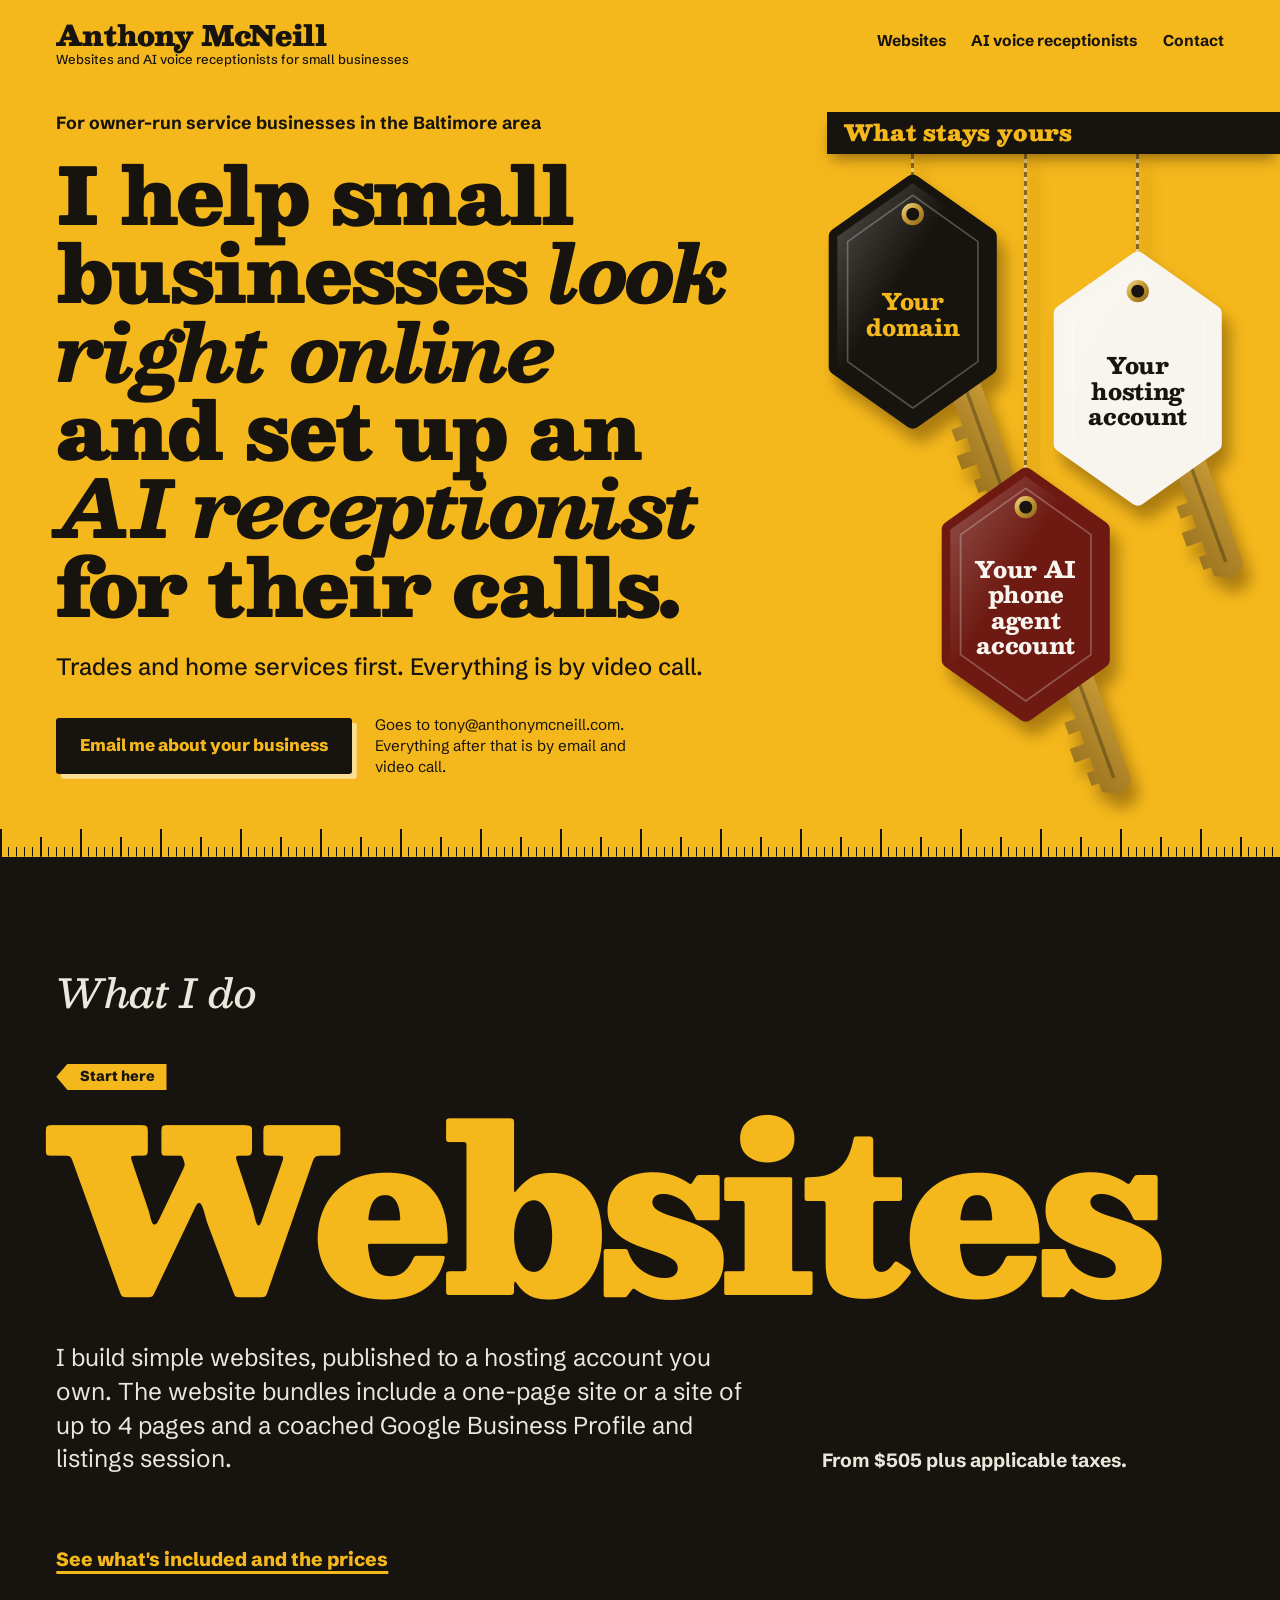
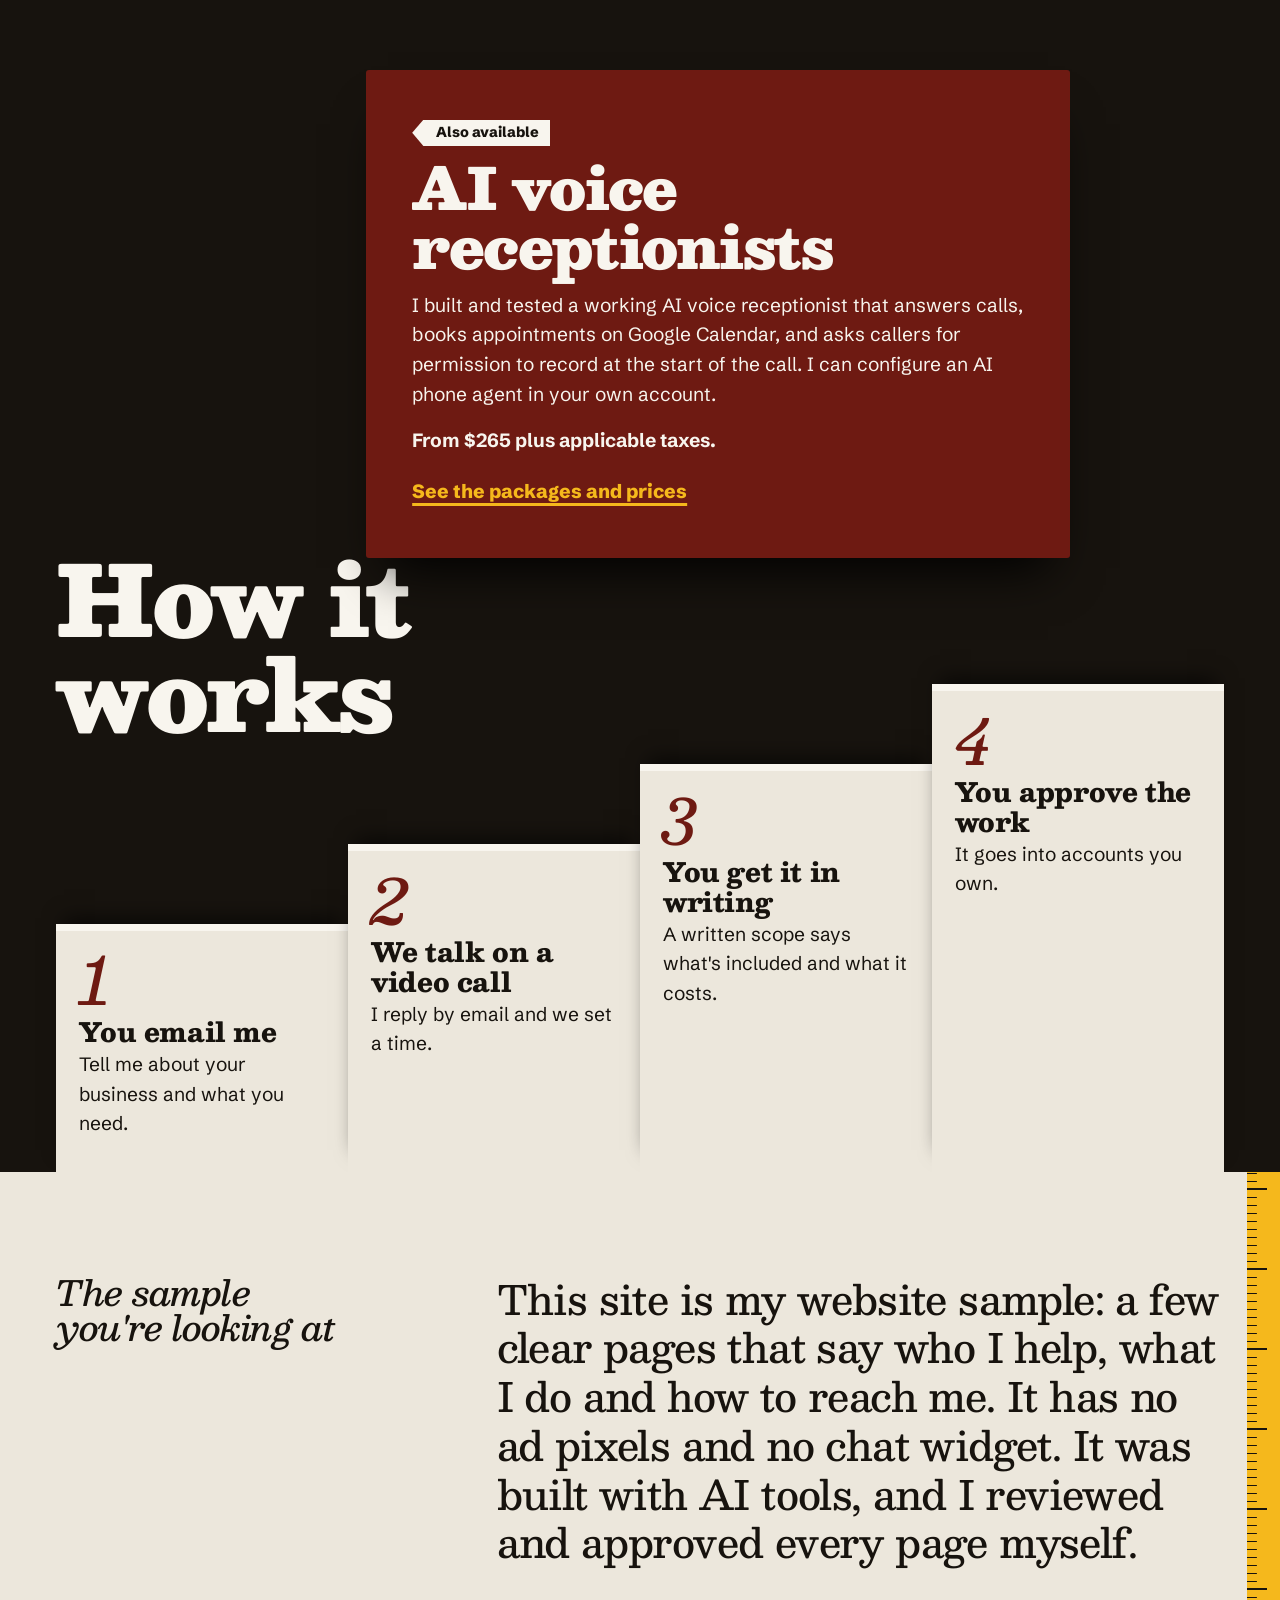
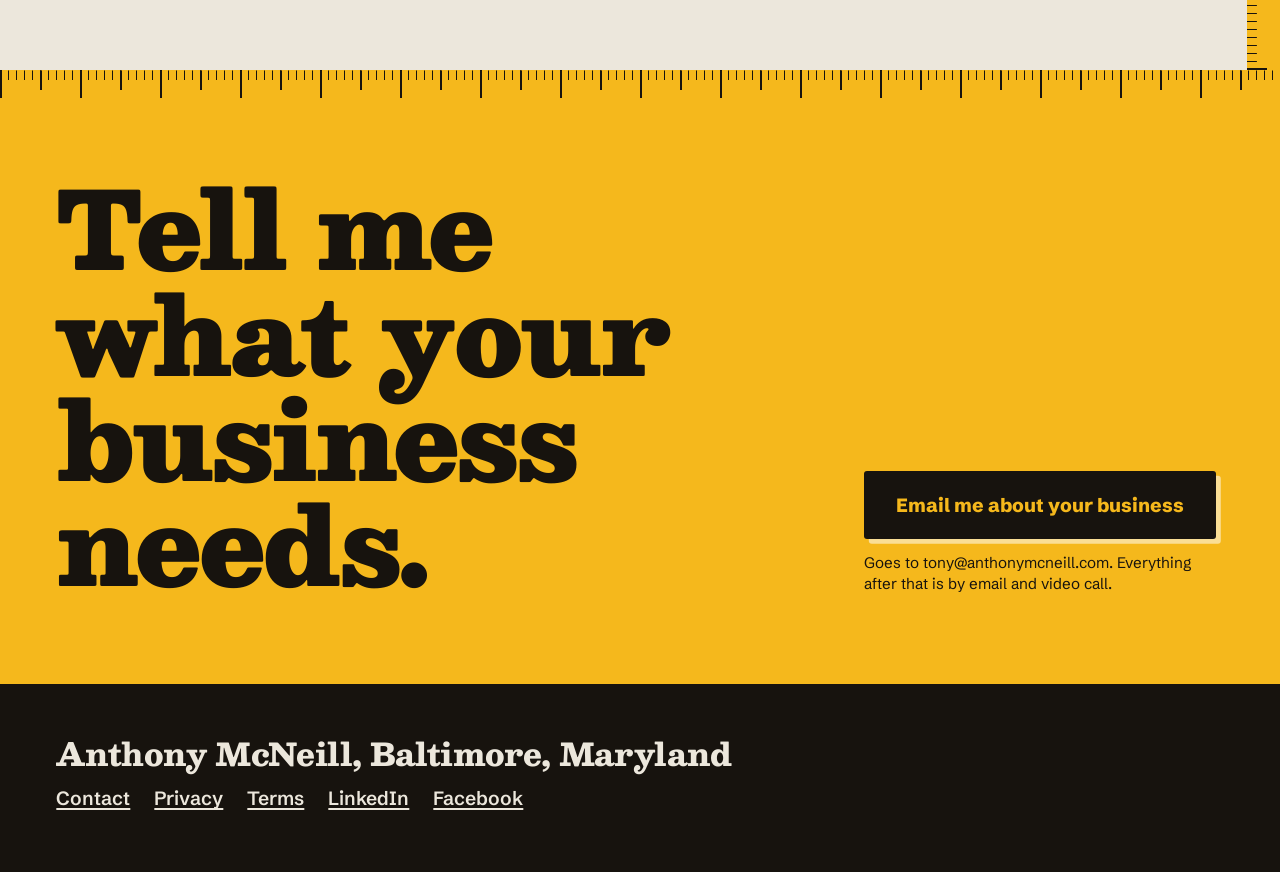
<file: index.html>
<!doctype html>
<html lang="en">
<head>
  <meta charset="utf-8">
  <meta name="viewport" content="width=device-width, initial-scale=1">
  <title>Websites & AI Voice Receptionists for Baltimore Small Businesses | Anthony McNeill</title>
  <meta name="description" content="I help small businesses in the Baltimore area look right online and set up an AI receptionist for their calls. Everything is by video call.">
  <meta property="og:title" content="Websites & AI Voice Receptionists for Baltimore Small Businesses | Anthony McNeill">
  <meta property="og:description" content="I help small businesses in the Baltimore area look right online and set up an AI receptionist for their calls. Everything is by video call.">
  <meta property="og:type" content="website">
  <link rel="canonical" href="https://anthonymcneill.com/">
  <meta property="og:url" content="https://anthonymcneill.com/">
  <link rel="icon" href="assets/favicon.svg" type="image/svg+xml">
  <link rel="stylesheet" href="assets/site.css">
  <script type="application/ld+json">
  {"@context":"https://schema.org","@type":"ProfessionalService","name":"Anthony McNeill","url":"https://anthonymcneill.com/","email":"tony@anthonymcneill.com","description":"Simple websites and AI voice receptionists for owner-run small businesses in the Baltimore area, by video call.","areaServed":[{"@type":"City","name":"Baltimore"},{"@type":"State","name":"Maryland"}],"address":{"@type":"PostalAddress","addressLocality":"Baltimore","addressRegion":"MD","addressCountry":"US"},"sameAs":["https://www.linkedin.com/in/anthony-mcneill-573649186","https://www.facebook.com/anthony.mcneill.121"]}
  </script>
</head>
<body class="pg-home">
  <a class="skip-link" href="#main">Skip to main content</a>
  <svg class="defs" width="0" height="0" aria-hidden="true" focusable="false">
    <defs>
      <linearGradient id="brass" x1="0" y1="0" x2="1" y2="1">
        <stop offset="0" stop-color="#f3dc95"/><stop offset=".45" stop-color="#c79a35"/><stop offset="1" stop-color="#8b6517"/>
      </linearGradient>
      <linearGradient id="gloss" x1="0" y1="0" x2="1" y2="1">
        <stop offset="0" stop-color="#fff" stop-opacity=".26"/><stop offset=".42" stop-color="#fff" stop-opacity="0"/>
      </linearGradient>
      <symbol id="fob" viewBox="0 0 200 300">
        <path d="M100 12 188 74V226L100 288 12 226V74Z" fill="currentColor" stroke="currentColor" stroke-width="20" stroke-linejoin="round"/>
        <path d="M100 12 188 74V226L100 288 12 226V74Z" fill="url(#gloss)"/>
        <path d="M100 26 176 80V220L100 274 24 220V80Z" fill="none" stroke="#fff" stroke-opacity=".26" stroke-width="2" stroke-linejoin="round"/>
        <circle cx="100" cy="48" r="13" fill="url(#brass)"/><circle cx="100" cy="48" r="7.5" fill="#17130e"/>
      </symbol>
      <symbol id="key" viewBox="0 0 600 220">
        <path fill-rule="evenodd" d="M110 8a102 102 0 1 0 0 204 102 102 0 0 0 96-68H420V168H446V144H474V176H504V144H532V160H560V144H578L596 112 578 80H206A102 102 0 0 0 110 8ZM72 110a30 30 0 1 1 60 0 30 30 0 0 1-60 0Z"/>
        <path d="M232 112H560" fill="none" stroke="#000" stroke-opacity=".28" stroke-width="7"/>
      </symbol>
    </defs>
  </svg>
  <header class="site-header">
    <div class="wrap">
      <a class="wordmark" href="index.html">
        <span class="wordmark-name">Anthony McNeill</span>
        <span class="wordmark-line">Websites and AI voice receptionists for small businesses</span>
      </a>
      <nav class="site-nav" aria-label="Main">
        <ul>
          <li><a href="websites.html">Websites</a></li>
          <li><a href="ai-voice-receptionists.html">AI voice receptionists</a></li>
          <li><a href="contact.html">Contact</a></li>
        </ul>
      </nav>
    </div>
  </header>
  <main id="main">
    <section class="hero hero-home">
      <div class="wrap hero-grid">
        <div class="hero-copy">
          <p class="eyebrow">For owner-run service businesses in the Baltimore area</p>
          <h1>I help small businesses <em>look right online</em> and set up an <em>AI receptionist</em> for their calls.</h1>
          <p class="lead">Trades and home services first. Everything is by video call.</p>
          <div class="cta-pair">
          <p><a class="button" href="mailto:tony@anthonymcneill.com?subject=About%20my%20business">Email me about your business</a></p>
          <p class="cta-note">Goes to tony@anthonymcneill.com. Everything after that is by email and video call.</p>
        </div>
        </div>
        <aside class="yours" aria-labelledby="yours-heading">
          <h2 id="yours-heading">What stays yours</h2>
          <ul>
            <li class="fob fob-ink"><span class="fob-swing"><svg class="fob-key" viewBox="0 0 600 220" aria-hidden="true" focusable="false"><use href="#key" fill="url(#brass)"/></svg><svg class="fob-body" viewBox="0 0 200 300" aria-hidden="true" focusable="false"><use href="#fob"/></svg><span class="fob-text">Your domain</span></span></li>
            <li class="fob fob-marble"><span class="fob-swing"><svg class="fob-key" viewBox="0 0 600 220" aria-hidden="true" focusable="false"><use href="#key" fill="url(#brass)"/></svg><svg class="fob-body" viewBox="0 0 200 300" aria-hidden="true" focusable="false"><use href="#fob"/></svg><span class="fob-text">Your hosting account</span></span></li>
            <li class="fob fob-ox"><span class="fob-swing"><svg class="fob-key" viewBox="0 0 600 220" aria-hidden="true" focusable="false"><use href="#key" fill="url(#brass)"/></svg><svg class="fob-body" viewBox="0 0 200 300" aria-hidden="true" focusable="false"><use href="#fob"/></svg><span class="fob-text">Your AI phone agent account</span></span></li>
          </ul>
        </aside>
      </div>
      <div class="tape" aria-hidden="true"></div>
    </section>
    <section class="services" aria-labelledby="services-heading">
      <div class="wrap">
        <h2 id="services-heading">What I do</h2>
        <article class="svc-lead">
          <p class="tag">Start here</p>
          <h3>Websites</h3>
          <div class="svc-body">
            <p>I build simple websites, published to a hosting account you own. The website bundles include a one-page site or a site of up to 4 pages and a coached Google Business Profile and listings session.</p>
            <p class="from">From $505 plus applicable taxes.</p>
            <p><a class="more" href="websites.html">See what's included and the prices</a></p>
          </div>
        </article>
        <article class="svc-second">
          <svg class="cord" viewBox="0 0 1200 120" preserveAspectRatio="none" aria-hidden="true" focusable="false"><path pathLength="1" d="M23.9 71.3L24.0 78.1L23.4 84.4L22.2 89.6L20.6 93.6L18.7 96.0L16.7 96.7L15.0 95.7L13.6 92.9L12.8 88.7L12.7 83.3L13.3 77.0L14.8 70.4L17.1 63.9L20.1 57.9L23.8 52.8L27.9 49.1L32.2 46.9L36.6 46.5L40.8 47.8L44.6 50.7L47.9 55.2L50.5 60.9L52.3 67.3L53.3 74.2L53.5 81.0L52.9 87.2L51.8 92.5L50.1 96.5L48.2 98.9L46.3 99.6L44.5 98.6L43.1 95.8L42.3 91.6L42.1 86.2L42.8 80.0L44.2 73.3L46.4 66.8L49.4 60.8L53.0 55.7L57.1 51.9L61.4 49.7L65.8 49.2L70.0 50.5L73.9 53.4L77.2 57.9L79.8 63.5L81.7 70.0L82.7 76.8L82.9 83.6L82.4 89.8L81.3 95.1L79.7 99.1L77.8 101.6L75.9 102.3L74.1 101.3L72.7 98.5L71.8 94.3L71.6 88.9L72.2 82.7L73.6 76.0L75.8 69.5L78.7 63.4L82.3 58.3L86.3 54.5L90.6 52.3L95.0 51.7L99.2 53.0L103.1 55.9L106.4 60.3L109.1 65.9L111.0 72.3L112.1 79.2L112.4 85.9L112.0 92.2L110.9 97.5L109.3 101.5L107.5 104.0L105.6 104.7L103.8 103.7L102.3 101.0L101.4 96.8L101.1 91.4L101.7 85.1L103.0 78.5L105.1 71.9L108.0 65.8L111.5 60.7L115.5 56.8L119.7 54.5L124.1 54.0L128.3 55.1L132.3 58.0L135.6 62.4L138.4 68.0L140.4 74.4L141.5 81.2L141.9 88.0L141.5 94.2L140.5 99.6L139.0 103.6L137.1 106.1L135.2 106.8L133.4 105.8L132.0 103.1L131.0 98.9L130.7 93.5L131.1 87.3L132.4 80.6L134.4 74.0L137.2 67.9L140.7 62.7L144.6 58.8L148.9 56.5L153.2 55.9L157.5 57.0L161.4 59.9L164.8 64.2L167.6 69.8L169.7 76.1L170.9 83.0L171.4 89.7L171.1 96.0L170.1 101.3L168.6 105.4L166.8 107.9L164.9 108.6L163.1 107.7L161.6 105.0L160.6 100.8L160.2 95.4L160.6 89.1L161.8 82.5L163.7 75.8L166.5 69.7L169.8 64.5L173.7 60.5L178.0 58.1L182.3 57.5L186.6 58.6L190.5 61.3L194.0 65.6L196.9 71.2L199.0 77.5L200.3 84.3L200.9 91.1L200.6 97.3L199.7 102.7L198.3 106.7L196.6 109.3L194.7 110.1L192.8 109.1L191.3 106.4L190.2 102.3L189.8 96.9L190.1 90.6L191.1 83.9L193.0 77.3L195.7 71.1L199.0 65.8L202.8 61.9L207.0 59.4L211.4 58.7L215.6 59.7L219.6 62.4L223.2 66.7L226.1 72.2L228.3 78.5L229.8 85.3L230.4 92.0L230.2 98.3L229.4 103.7L228.0 107.7L226.3 110.3L224.4 111.1L222.6 110.2L221.0 107.5L219.9 103.4L219.4 98.0L219.6 91.7L220.5 85.0L222.3 78.3L224.9 72.1L228.2 66.8L231.9 62.8L236.1 60.3L240.4 59.5L244.7 60.5L248.7 63.2L252.3 67.4L255.4 72.8L257.7 79.1L259.2 85.9L259.9 92.6L259.8 98.9L259.0 104.2L257.7 108.3L256.0 110.9L254.2 111.8L252.3 110.9L250.7 108.2L249.5 104.1L248.9 98.7L249.0 92.4L249.9 85.7L251.6 79.0L254.1 72.8L257.3 67.4L261.0 63.3L265.1 60.8L269.5 59.9L273.8 60.9L277.8 63.5L281.5 67.6L284.6 73.0L287.0 79.3L288.6 86.0L289.4 92.8L289.4 99.0L288.7 104.4L287.4 108.5L285.8 111.1L283.9 112.0L282.1 111.1L280.4 108.5L279.2 104.4L278.5 99.0L278.5 92.7L279.3 86.0L281.0 79.3L283.3 73.0L286.4 67.6L290.1 63.5L294.2 60.9L298.5 60.0L302.8 60.8L306.9 63.4L310.6 67.5L313.8 72.8L316.3 79.1L318.0 85.8L318.8 92.5L318.9 98.8L318.3 104.2L317.1 108.3L315.5 110.9L313.7 111.8L311.8 111.0L310.1 108.4L308.8 104.3L308.1 98.9L308.0 92.6L308.7 85.9L310.3 79.2L312.6 72.9L315.6 67.4L319.2 63.2L323.2 60.6L327.5 59.6L331.9 60.4L336.0 62.9L339.8 66.9L343.0 72.2L345.6 78.5L347.4 85.1L348.3 91.8L348.5 98.1L348.0 103.5L346.9 107.7L345.3 110.3L343.4 111.2L341.6 110.4L339.8 107.8L338.5 103.8L337.7 98.4L337.5 92.1L338.1 85.4L339.6 78.6L341.8 72.3L344.7 66.8L348.3 62.6L352.3 59.8L356.6 58.8L360.9 59.5L365.1 62.0L368.9 66.0L372.2 71.3L374.9 77.4L376.8 84.1L377.8 90.8L378.1 97.0L377.6 102.4L376.6 106.6L375.0 109.3L373.2 110.2L371.3 109.4L369.6 106.9L368.1 102.8L367.2 97.5L367.0 91.2L367.6 84.5L368.9 77.7L371.0 71.3L373.9 65.8L377.4 61.5L381.4 58.7L385.6 57.6L390.0 58.3L394.2 60.7L398.1 64.7L401.5 69.9L404.2 76.0L406.1 82.7L407.3 89.3L407.7 95.6L407.3 101.0L406.2 105.2L404.7 107.9L402.9 108.9L401.0 108.1L399.2 105.6L397.8 101.5L396.8 96.2L396.5 89.9L397.0 83.2L398.2 76.4L400.3 70.0L403.1 64.4L406.5 60.1L410.5 57.2L414.7 56.1L419.1 56.7L423.3 59.1L427.3 63.0L430.7 68.2L433.5 74.3L435.5 80.9L436.8 87.5L437.2 93.8L436.9 99.2L435.9 103.4L434.4 106.1L432.6 107.1L430.7 106.3L428.9 103.9L427.4 99.8L426.4 94.5L426.0 88.2L426.4 81.5L427.5 74.7L429.5 68.2L432.3 62.7L435.7 58.3L439.6 55.4L443.8 54.2L448.2 54.8L452.5 57.1L456.5 61.0L459.9 66.1L462.8 72.2L464.9 78.8L466.2 85.4L466.7 91.7L466.5 97.1L465.5 101.3L464.1 104.0L462.3 105.0L460.4 104.3L458.5 101.8L457.0 97.8L455.9 92.5L455.5 86.2L455.8 79.5L456.9 72.6L458.8 66.2L461.5 60.6L464.9 56.2L468.7 53.3L473.0 52.0L477.3 52.6L481.6 54.8L485.7 58.6L489.2 63.8L492.1 69.8L494.3 76.4L495.7 83.0L496.3 89.2L496.0 94.7L495.1 98.9L493.7 101.6L492.0 102.6L490.0 101.9L488.2 99.5L486.6 95.5L485.5 90.2L484.9 83.9L485.2 77.1L486.2 70.3L488.1 63.9L490.7 58.2L494.1 53.8L497.9 50.8L502.1 49.6L506.5 50.1L510.8 52.3L514.9 56.1L518.5 61.1L521.5 67.2L523.7 73.7L525.1 80.3L525.8 86.6L525.6 92.0L524.7 96.2L523.3 98.9L521.6 100.0L519.6 99.3L517.8 96.9L516.1 92.9L515.0 87.6L514.4 81.3L514.6 74.6L515.6 67.7L517.4 61.2L520.0 55.6L523.3 51.1L527.1 48.1L531.3 46.8L535.7 47.3L540.1 49.5L544.2 53.2L547.8 58.3L550.8 64.3L553.1 70.8L554.6 77.4L555.2 83.7L555.1 89.1L554.3 93.3L552.9 96.1L551.1 97.1L549.2 96.4L547.3 94.0L545.7 90.0L544.5 84.8L543.9 78.5L544.0 71.7L545.0 64.9L546.7 58.4L549.3 52.7L552.6 48.2L556.4 45.2L560.6 43.9L565.0 44.3L569.3 46.5L573.4 50.2L577.1 55.3L580.2 61.3L582.5 67.8L584.0 74.4L584.7 80.6L584.6 86.0L583.8 90.3L582.4 93.0L580.7 94.1L578.7 93.4L576.8 91.0L575.2 87.0L573.9 81.7L573.3 75.5L573.4 68.7L574.3 61.9L576.1 55.4L578.6 49.7L581.9 45.2L585.7 42.2L589.9 40.8L594.3 41.2L598.6 43.4L602.8 47.1L606.5 52.1L609.5 58.1L611.9 64.6L613.4 71.2L614.1 77.4L614.1 82.9L613.3 87.1L611.9 89.9L610.2 90.9L608.2 90.3L606.3 87.9L604.6 83.9L603.4 78.6L602.7 72.4L602.8 65.6L603.7 58.7L605.4 52.2L608.0 46.5L611.2 42.0L615.0 39.0L619.2 37.6L623.6 38.0L628.0 40.2L632.1 43.9L635.8 48.9L638.9 54.8L641.3 61.4L642.8 67.9L643.6 74.2L643.5 79.6L642.7 83.8L641.4 86.6L639.6 87.7L637.7 87.0L635.7 84.6L634.0 80.6L632.8 75.4L632.1 69.1L632.2 62.4L633.1 55.5L634.8 49.0L637.3 43.3L640.6 38.8L644.4 35.7L648.6 34.4L653.0 34.8L657.4 36.9L661.5 40.6L665.2 45.6L668.3 51.6L670.7 58.1L672.2 64.7L673.0 70.9L672.9 76.3L672.1 80.6L670.8 83.3L669.0 84.4L667.1 83.8L665.1 81.4L663.4 77.4L662.2 72.1L661.5 65.9L661.6 59.1L662.5 52.2L664.2 45.7L666.7 40.0L670.0 35.5L673.8 32.5L678.0 31.1L682.4 31.5L686.8 33.7L690.9 37.4L694.6 42.4L697.7 48.3L700.1 54.8L701.6 61.4L702.4 67.7L702.3 73.1L701.5 77.3L700.1 80.1L698.4 81.2L696.4 80.5L694.5 78.1L692.8 74.1L691.6 68.9L690.9 62.6L691.0 55.8L691.9 49.0L693.7 42.5L696.2 36.8L699.4 32.3L703.3 29.2L707.5 27.9L711.9 28.3L716.2 30.5L720.4 34.2L724.1 39.2L727.1 45.2L729.5 51.7L731.0 58.3L731.7 64.5L731.6 70.0L730.8 74.2L729.5 77.0L727.7 78.0L725.7 77.3L723.8 74.9L722.1 71.0L720.9 65.7L720.3 59.4L720.4 52.6L721.3 45.8L723.1 39.3L725.7 33.6L728.9 29.1L732.8 26.1L737.0 24.8L741.4 25.2L745.7 27.4L749.9 31.1L753.5 36.1L756.6 42.1L758.9 48.7L760.4 55.3L761.1 61.5L760.9 66.9L760.1 71.2L758.7 73.9L757.0 75.0L755.0 74.3L753.1 71.9L751.4 67.9L750.2 62.6L749.6 56.4L749.8 49.6L750.8 42.7L752.6 36.2L755.2 30.6L758.4 26.1L762.3 23.1L766.5 21.8L770.9 22.3L775.3 24.4L779.4 28.2L783.0 33.3L786.0 39.3L788.3 45.8L789.8 52.4L790.4 58.7L790.2 64.1L789.4 68.3L788.0 71.1L786.2 72.1L784.2 71.4L782.3 69.0L780.7 65.0L779.5 59.7L779.0 53.4L779.2 46.7L780.2 39.8L782.0 33.3L784.7 27.7L788.0 23.2L791.9 20.3L796.1 19.0L800.5 19.5L804.8 21.7L808.9 25.5L812.5 30.6L815.5 36.6L817.7 43.2L819.1 49.8L819.7 56.1L819.5 61.5L818.6 65.7L817.2 68.5L815.4 69.5L813.4 68.8L811.6 66.3L810.0 62.3L808.8 57.0L808.3 50.8L808.6 44.0L809.7 37.1L811.6 30.7L814.2 25.0L817.6 20.6L821.5 17.7L825.7 16.4L830.1 17.0L834.4 19.2L838.5 23.1L842.0 28.2L845.0 34.2L847.1 40.8L848.5 47.5L849.0 53.7L848.7 59.2L847.8 63.4L846.3 66.1L844.5 67.1L842.6 66.4L840.7 63.9L839.2 59.9L838.1 54.6L837.7 48.3L838.0 41.5L839.1 34.7L841.1 28.3L843.8 22.7L847.2 18.3L851.1 15.4L855.4 14.2L859.8 14.7L864.1 17.1L868.1 20.9L871.6 26.1L874.4 32.2L876.5 38.8L877.8 45.4L878.3 51.7L878.0 57.1L877.0 61.3L875.5 64.0L873.7 65.0L871.7 64.3L869.9 61.8L868.4 57.7L867.3 52.4L867.0 46.1L867.4 39.4L868.6 32.5L870.6 26.1L873.4 20.6L876.9 16.2L880.8 13.4L885.1 12.2L889.5 12.8L893.7 15.2L897.7 19.1L901.1 24.3L903.9 30.4L905.9 37.0L907.1 43.7L907.5 50.0L907.1 55.4L906.1 59.6L904.6 62.3L902.8 63.3L900.8 62.5L899.0 60.0L897.5 55.9L896.6 50.6L896.3 44.3L896.8 37.5L898.0 30.7L900.2 24.3L903.0 18.8L906.5 14.5L910.5 11.7L914.8 10.6L919.2 11.3L923.4 13.7L927.3 17.6L930.7 22.9L933.4 29.0L935.3 35.7L936.5 42.4L936.8 48.7L936.3 54.1L935.2 58.3L933.7 60.9L931.8 61.9L929.9 61.1L928.1 58.5L926.7 54.5L925.8 49.1L925.6 42.8L926.1 36.1L927.5 29.3L929.7 22.9L932.6 17.4L936.2 13.1L940.2 10.4L944.5 9.4L948.9 10.1L953.1 12.5L957.0 16.6L960.3 21.8L962.9 28.0L964.8 34.7L965.8 41.4L966.0 47.7L965.5 53.1L964.3 57.3L962.7 59.9L960.9 60.9L959.0 60.0L957.2 57.5L955.9 53.4L955.0 48.0L954.9 41.7L955.5 35.0L957.0 28.2L959.3 21.9L962.3 16.4L965.9 12.2L970.0 9.5L974.3 8.5L978.6 9.3L982.8 11.8L986.6 15.9L989.9 21.2L992.4 27.4L994.2 34.1L995.1 40.9L995.2 47.1L994.6 52.5L993.4 56.7L991.8 59.3L989.9 60.2L988.0 59.4L986.3 56.8L985.0 52.7L984.3 47.3L984.2 41.0L984.9 34.3L986.5 27.5L988.9 21.2L991.9 15.8L995.6 11.6L999.7 9.0L1004.0 8.1L1008.4 8.9L1012.5 11.5L1016.3 15.6L1019.4 21.0L1021.9 27.2L1023.6 34.0L1024.4 40.7L1024.5 47.0L1023.8 52.4L1022.5 56.5L1020.9 59.1L1019.0 60.0L1017.1 59.1L1015.4 56.5L1014.2 52.4L1013.5 47.0L1013.5 40.7L1014.3 34.0L1016.0 27.2L1018.4 21.0L1021.6 15.6L1025.3 11.5L1029.5 8.9L1033.8 8.0L1038.1 9.0L1042.2 11.6L1045.9 15.7L1049.0 21.2L1051.4 27.5L1053.0 34.2L1053.7 41.0L1053.7 47.2L1052.9 52.6L1051.6 56.7L1049.9 59.3L1048.0 60.2L1046.1 59.3L1044.5 56.6L1043.3 52.5L1042.7 47.1L1042.8 40.8L1043.7 34.1L1045.5 27.4L1048.0 21.1L1051.3 15.8L1055.0 11.7L1059.2 9.2L1063.6 8.4L1067.9 9.4L1072.0 12.1L1075.6 16.3L1078.6 21.8L1080.9 28.1L1082.4 34.9L1083.0 41.6L1082.9 47.9L1082.1 53.3L1080.7 57.4L1079.0 59.9L1077.1 60.8L1075.2 59.8L1073.6 57.2L1072.4 53.0L1071.9 47.6L1072.1 41.3L1073.1 34.6L1075.0 27.9L1077.6 21.7L1080.9 16.4L1084.8 12.4L1089.0 10.0L1093.3 9.2L1097.6 10.3L1101.7 13.0L1105.2 17.3L1108.2 22.8L1110.4 29.1L1111.8 35.9L1112.3 42.7L1112.1 48.9L1111.2 54.3L1109.8 58.4L1108.0 60.9L1106.1 61.7L1104.3 60.8L1102.7 58.1L1101.6 53.9L1101.2 48.5L1101.4 42.2L1102.6 35.5L1104.5 28.9L1107.2 22.7L1110.6 17.5L1114.4 13.5L1118.7 11.1L1123.1 10.4L1127.3 11.5L1131.3 14.3L1134.9 18.6L1137.7 24.1L1139.8 30.5L1141.1 37.3L1141.6 44.1L1141.3 50.4L1140.4 55.7L1138.9 59.8L1137.1 62.3L1135.2 63.1L1133.3 62.1L1131.8 59.4L1130.8 55.2L1130.4 49.8L1130.8 43.5L1132.0 36.8L1134.0 30.2L1136.7 24.1L1140.2 18.9L1144.1 15.0L1148.4 12.6L1152.8 12.0L1157.1 13.1L1161.0 16.0L1164.5 20.3L1167.3 25.9L1169.3 32.3L1170.5 39.1L1170.9 45.9L1170.6 52.1L1169.6 57.5L1168.0 61.5L1166.2 64.0L1164.3 64.8L1162.5 63.8L1161.0 61.1L1160.0 56.9L1159.7 51.4L1160.1 45.2L1161.4 38.5L1163.5 31.9L1166.3 25.8L1169.8 20.7L1173.8 16.8L1178.1 14.5L1182.5 13.9L1186.7 15.1L1190.7 18.0L1194.1 22.4L1196.8 28.0L1198.8 34.4L1199.9 41.2"/></svg>
          <p class="tag">Also available</p>
          <h3>AI voice receptionists</h3>
          <p>I built and tested a working AI voice receptionist that answers calls, books appointments on Google Calendar, and asks callers for permission to record at the start of the call. I can configure an AI phone agent in your own account.</p>
          <p class="from">From $265 plus applicable taxes.</p>
          <p><a class="more" href="ai-voice-receptionists.html">See the packages and prices</a></p>
        </article>
      </div>
    </section>
    <section class="how" aria-labelledby="how-heading">
      <div class="wrap">
        <h2 id="how-heading">How it works</h2>
        <ol class="stairs">
          <li><strong>You email me</strong> Tell me about your business and what you need.</li>
          <li><strong>We talk on a video call</strong> I reply by email and we set a time.</li>
          <li><strong>You get it in writing</strong> A written scope says what's included and what it costs.</li>
          <li><strong>You approve the work</strong> It goes into accounts you own.</li>
        </ol>
      </div>
    </section>
    <section class="sample" aria-labelledby="proof-heading">
      <div class="wrap sample-grid">
        <h2 id="proof-heading">The sample you're looking at</h2>
        <p>This site is my website sample: a few clear pages that say who I help, what I do and how to reach me. It has no ad pixels and no chat widget. It was built with AI tools, and I reviewed and approved every page myself.</p>
      </div>
    </section>
    <section class="cta-band" aria-labelledby="cta-heading">
      <div class="tape" aria-hidden="true"></div>
      <div class="wrap">
        <h2 id="cta-heading">Tell me what your business needs.</h2>
        <div class="cta-pair">
          <p><a class="button" href="mailto:tony@anthonymcneill.com?subject=About%20my%20business">Email me about your business</a></p>
          <p class="cta-note">Goes to tony@anthonymcneill.com. Everything after that is by email and video call.</p>
        </div>
      </div>
    </section>
  </main>
  <footer class="site-footer">
    <div class="wrap">
      <p>Anthony McNeill, Baltimore, Maryland</p>
      <ul>
        <li><a href="contact.html">Contact</a></li>
        <li><a href="privacy.html">Privacy</a></li>
        <li><a href="terms.html">Terms</a></li>
        <li><a href="https://www.linkedin.com/in/anthony-mcneill-573649186" rel="noopener">LinkedIn</a></li>
        <li><a href="https://www.facebook.com/anthony.mcneill.121" rel="noopener">Facebook</a></li>
      </ul>
    </div>
  </footer>
</body>
</html>
</file>
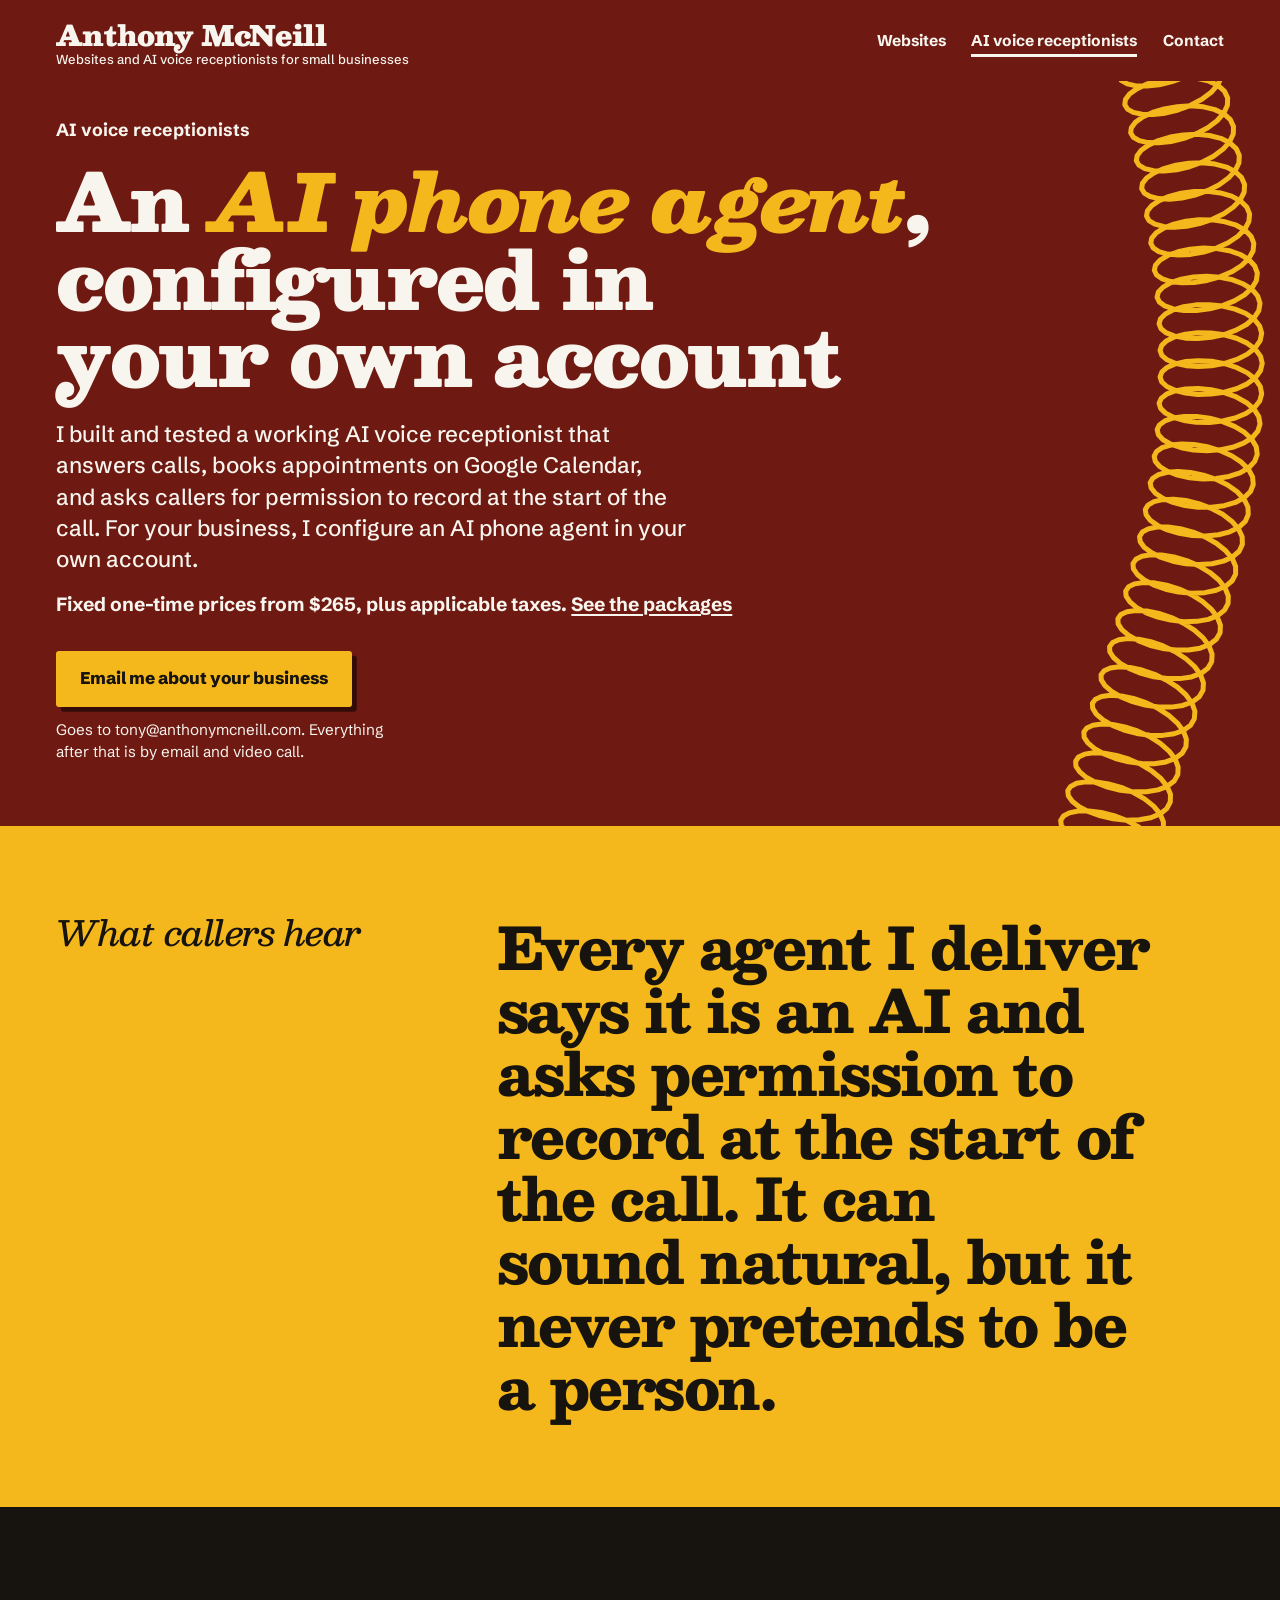
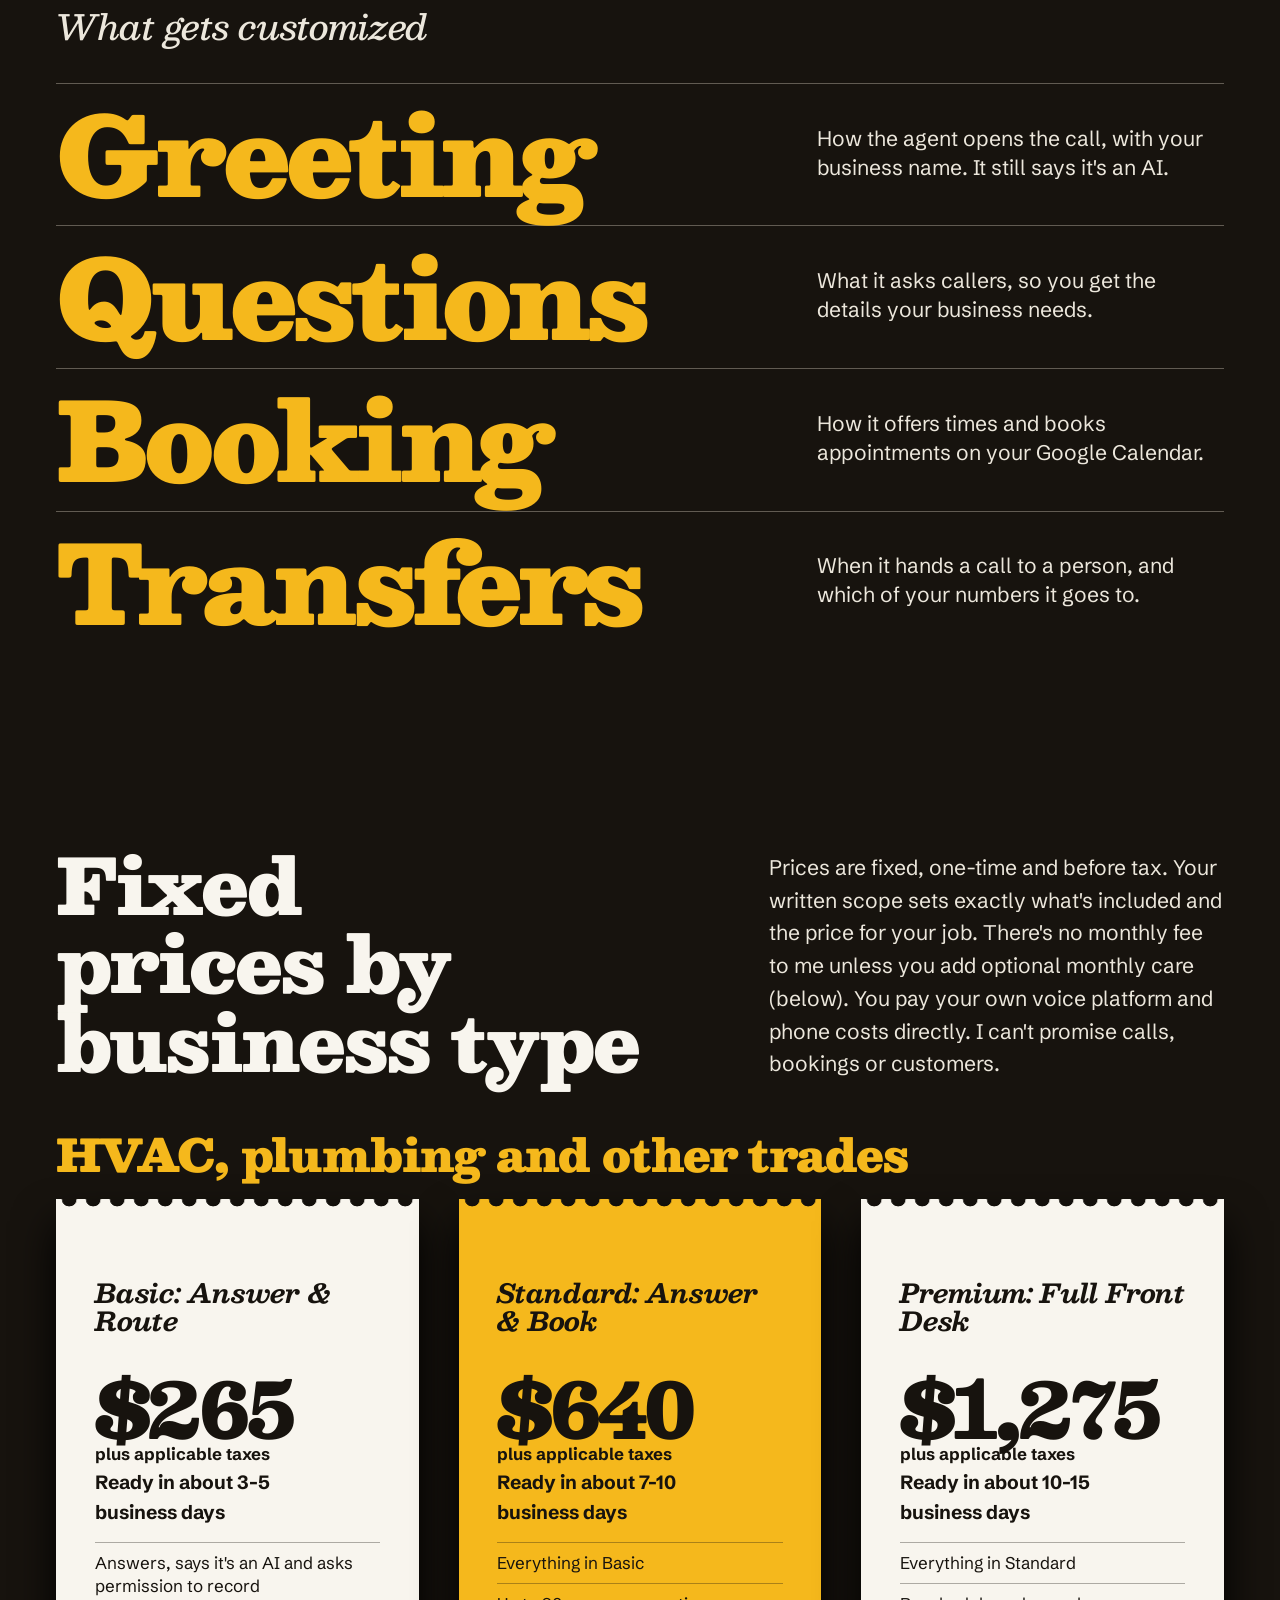
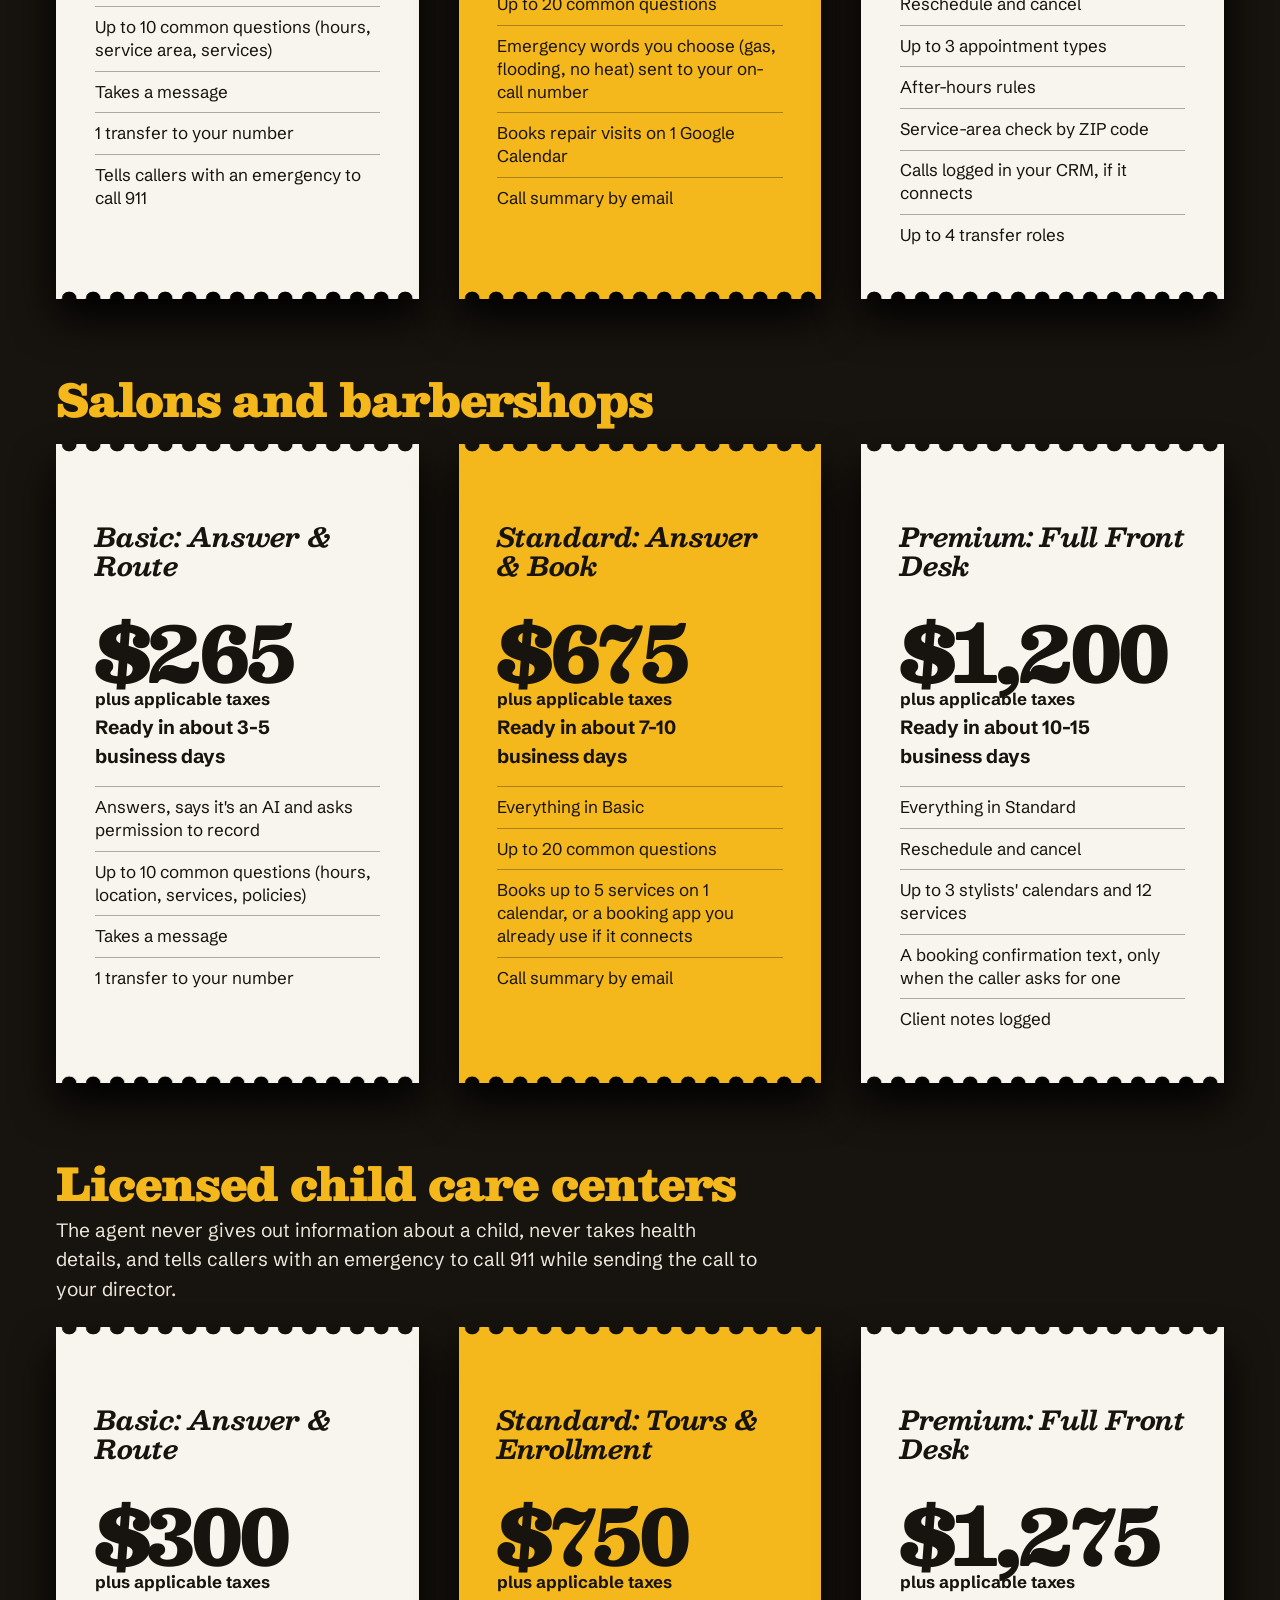
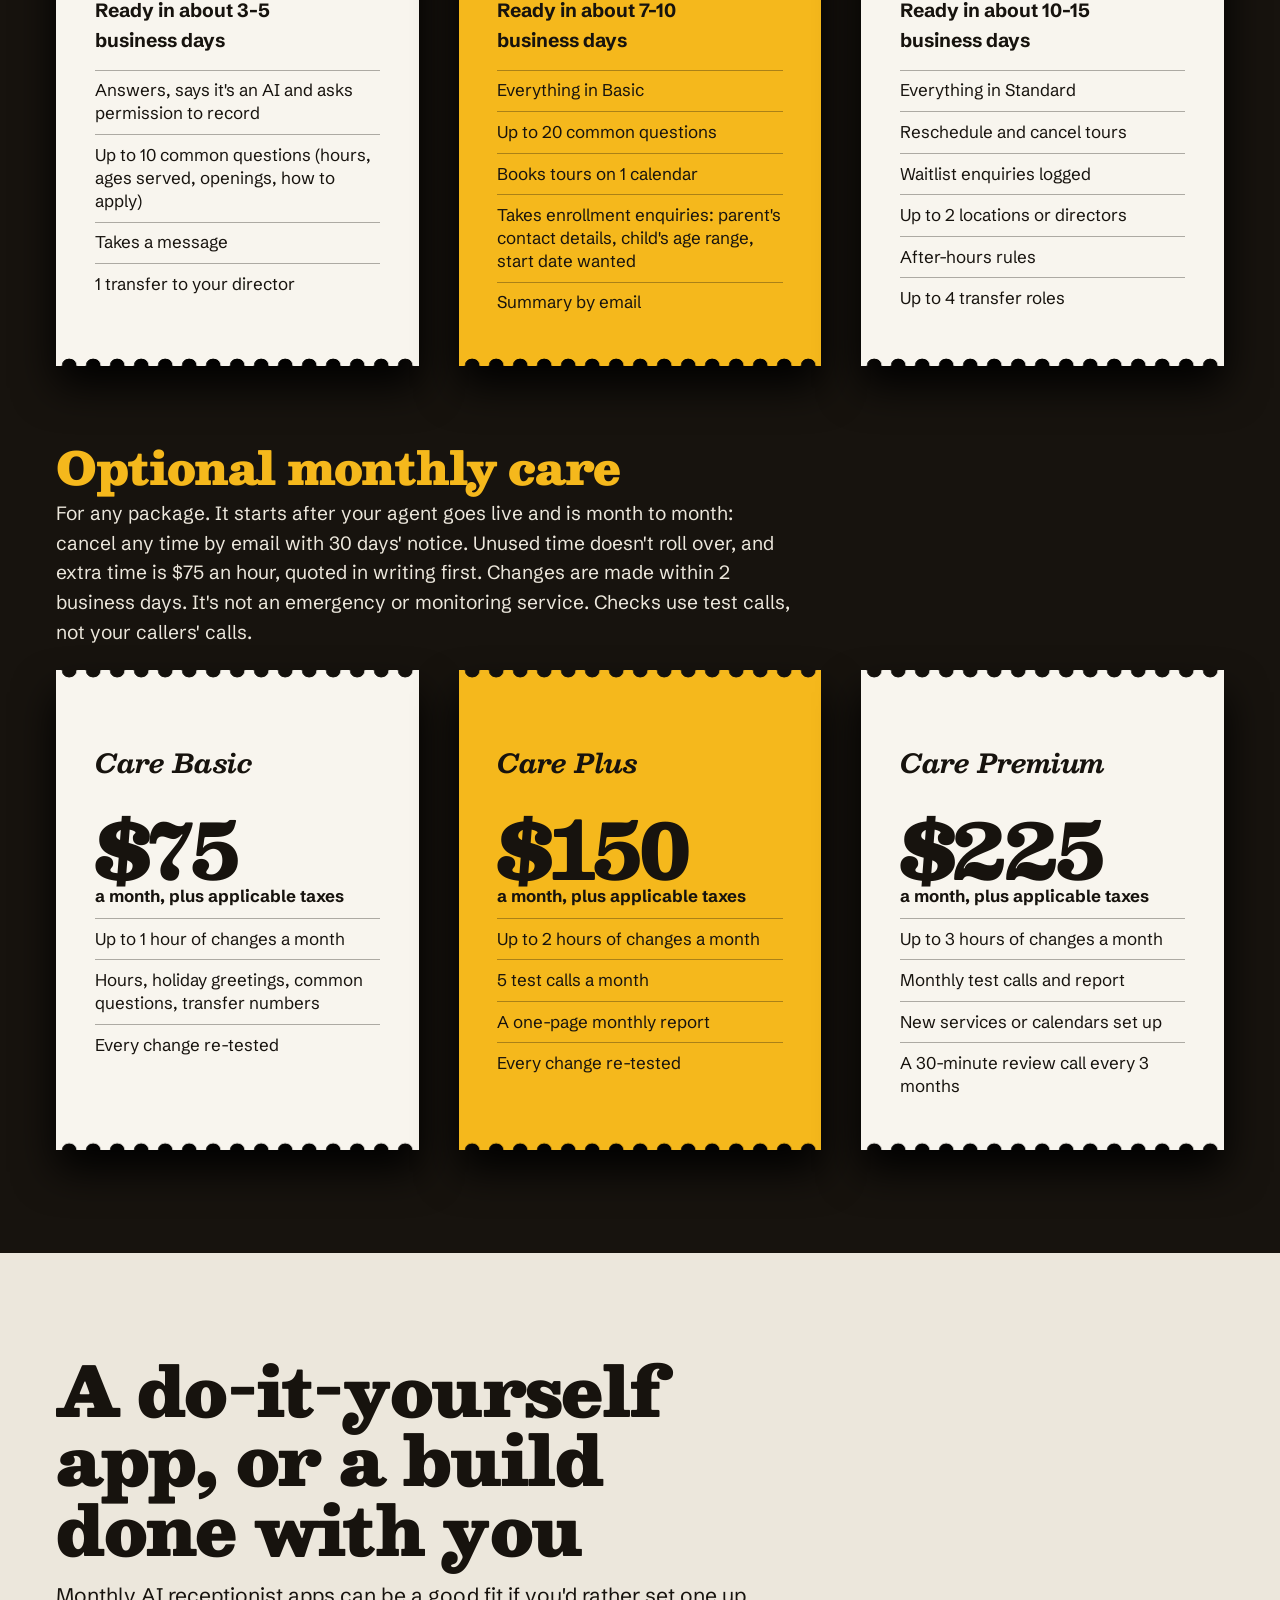
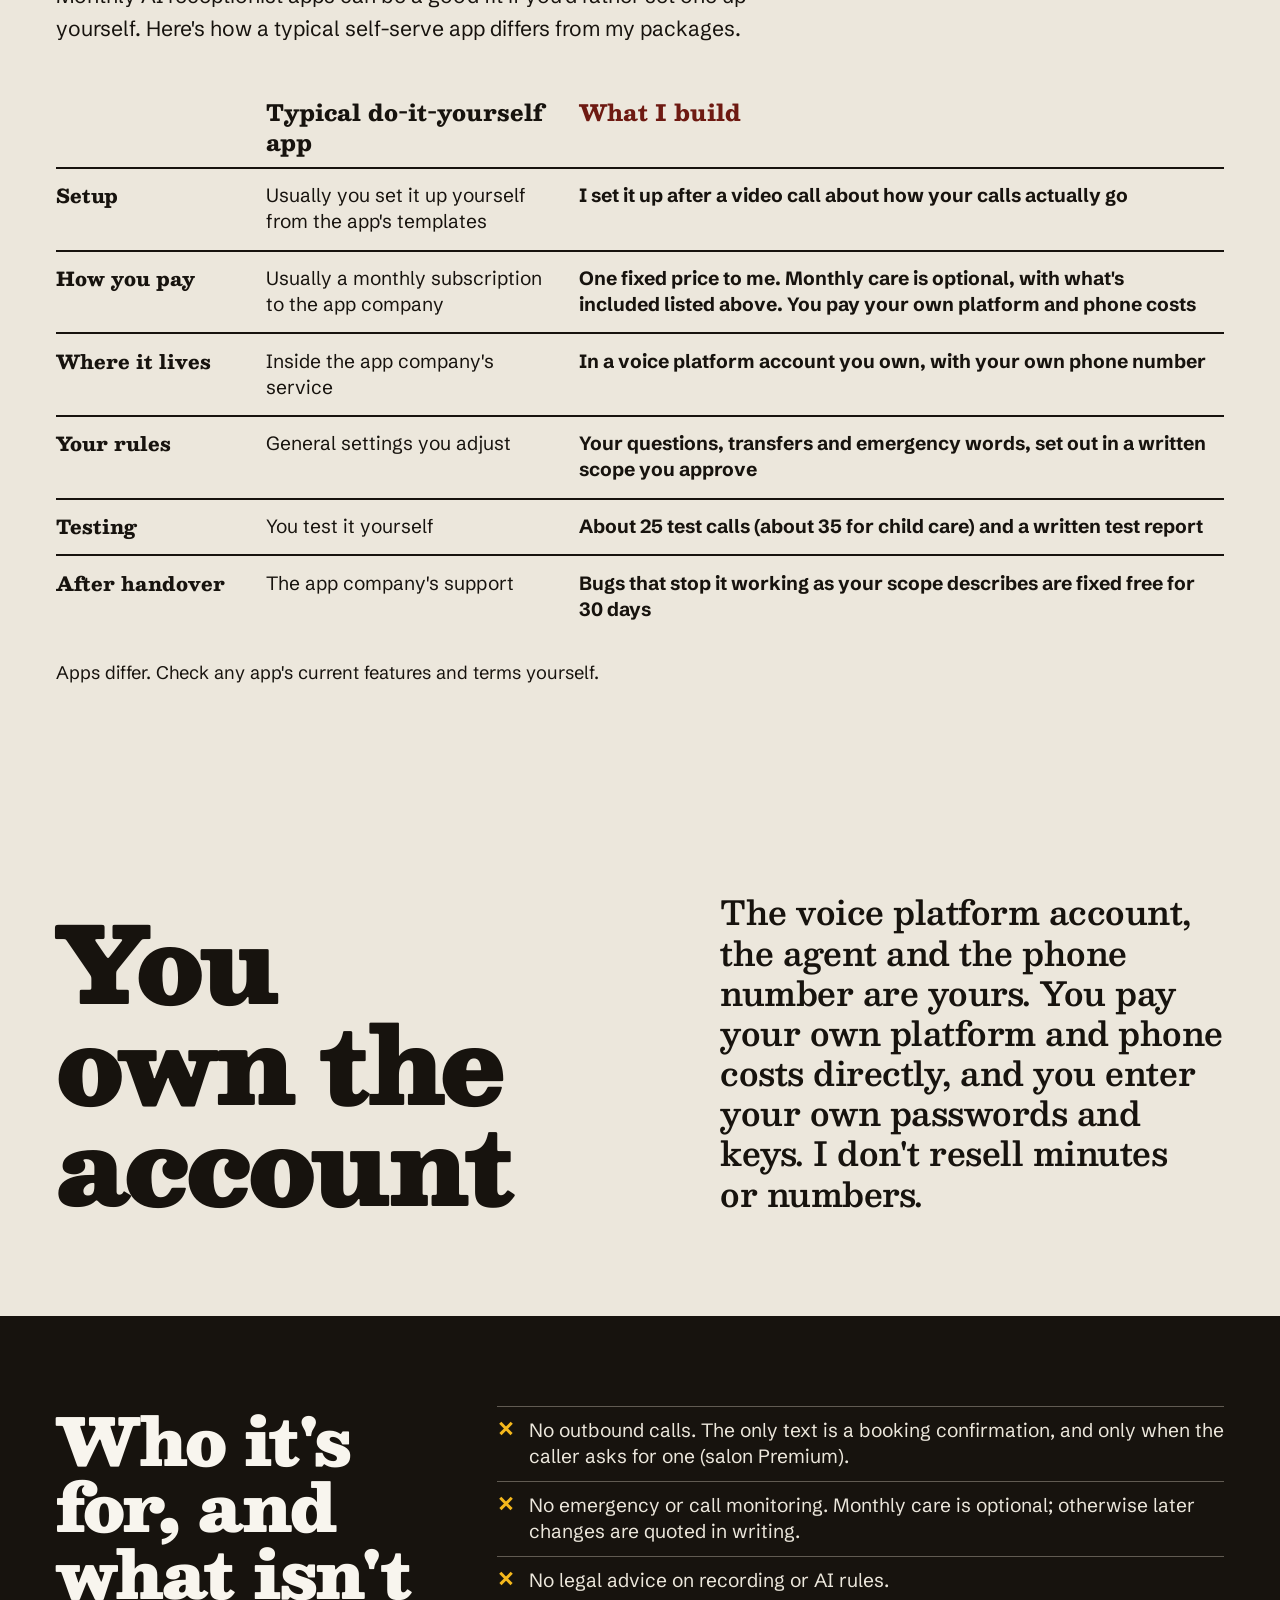
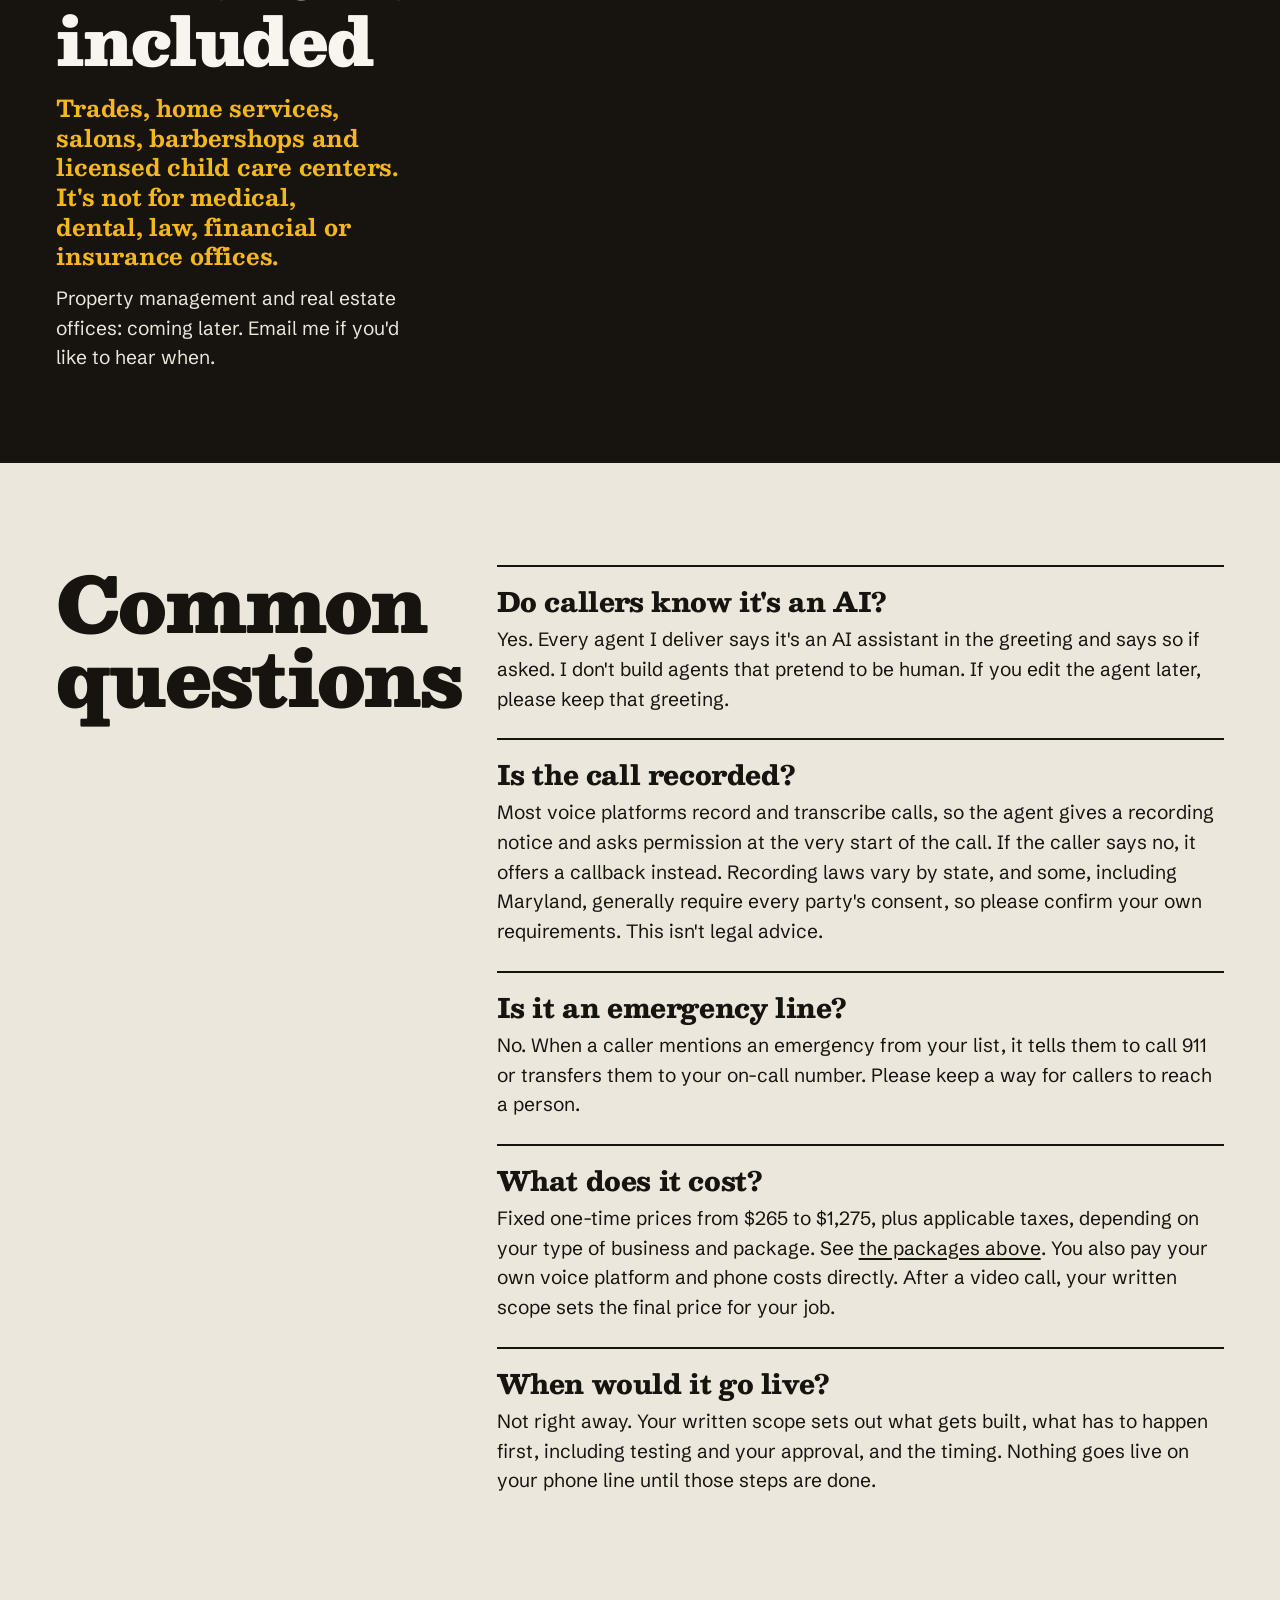
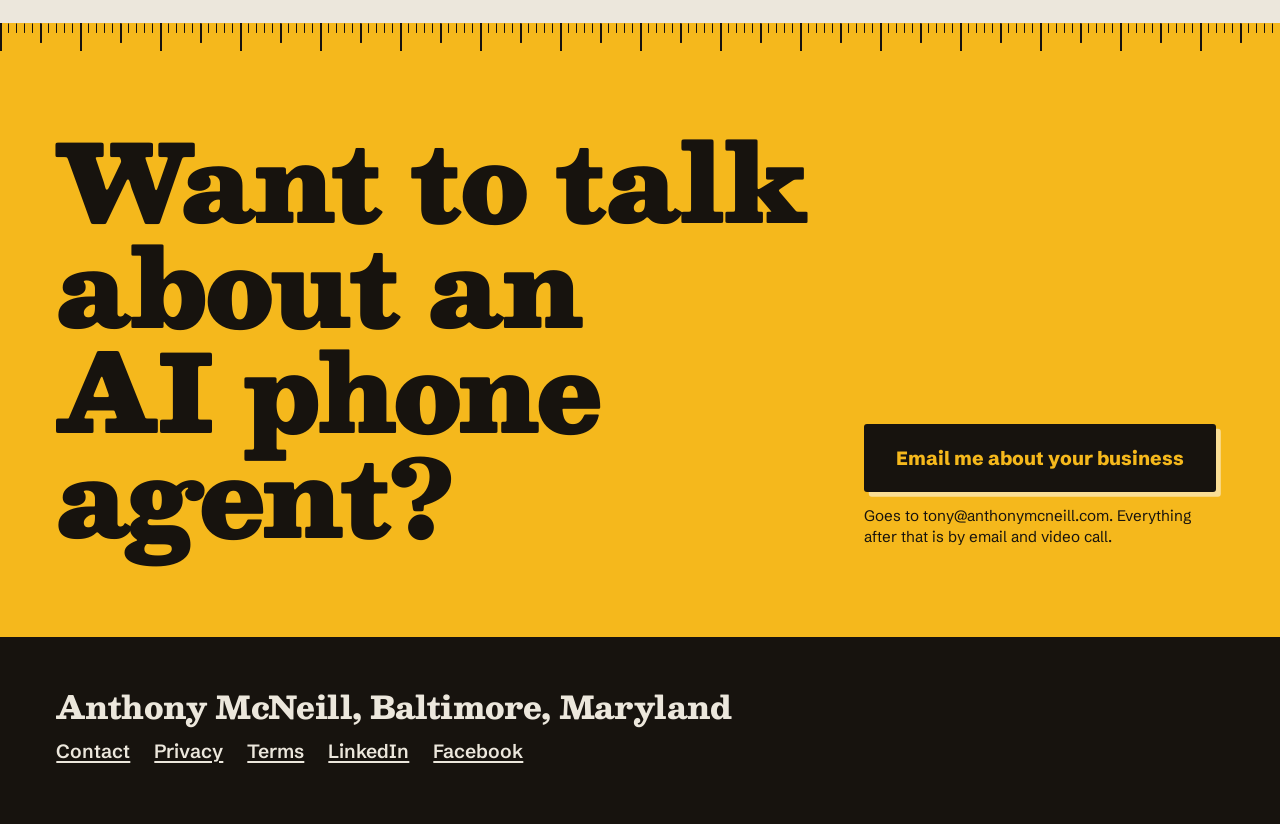
<file: ai-voice-receptionists.html>
<!doctype html>
<html lang="en">
<head>
  <meta charset="utf-8">
  <meta name="viewport" content="width=device-width, initial-scale=1">
  <title>AI Voice Receptionists for Baltimore Small Businesses | Anthony McNeill</title>
  <meta name="description" content="An AI phone agent configured in your own account. It says it is an AI and asks permission to record at the start of the call.">
  <meta property="og:title" content="AI Voice Receptionists for Baltimore Small Businesses | Anthony McNeill">
  <meta property="og:description" content="An AI phone agent configured in your own account. It says it is an AI and asks permission to record at the start of the call.">
  <meta property="og:type" content="website">
  <link rel="canonical" href="https://anthonymcneill.com/ai-voice-receptionists.html">
  <meta property="og:url" content="https://anthonymcneill.com/ai-voice-receptionists.html">
  <link rel="icon" href="assets/favicon.svg" type="image/svg+xml">
  <link rel="stylesheet" href="assets/site.css">
</head>
<body class="pg-ai">
  <a class="skip-link" href="#main">Skip to main content</a>
  <svg class="defs" width="0" height="0" aria-hidden="true" focusable="false">
    <defs>
      <linearGradient id="brass" x1="0" y1="0" x2="1" y2="1">
        <stop offset="0" stop-color="#f3dc95"/><stop offset=".45" stop-color="#c79a35"/><stop offset="1" stop-color="#8b6517"/>
      </linearGradient>
      <linearGradient id="gloss" x1="0" y1="0" x2="1" y2="1">
        <stop offset="0" stop-color="#fff" stop-opacity=".26"/><stop offset=".42" stop-color="#fff" stop-opacity="0"/>
      </linearGradient>
      <symbol id="fob" viewBox="0 0 200 300">
        <path d="M100 12 188 74V226L100 288 12 226V74Z" fill="currentColor" stroke="currentColor" stroke-width="20" stroke-linejoin="round"/>
        <path d="M100 12 188 74V226L100 288 12 226V74Z" fill="url(#gloss)"/>
        <path d="M100 26 176 80V220L100 274 24 220V80Z" fill="none" stroke="#fff" stroke-opacity=".26" stroke-width="2" stroke-linejoin="round"/>
        <circle cx="100" cy="48" r="13" fill="url(#brass)"/><circle cx="100" cy="48" r="7.5" fill="#17130e"/>
      </symbol>
      <symbol id="key" viewBox="0 0 600 220">
        <path fill-rule="evenodd" d="M110 8a102 102 0 1 0 0 204 102 102 0 0 0 96-68H420V168H446V144H474V176H504V144H532V160H560V144H578L596 112 578 80H206A102 102 0 0 0 110 8ZM72 110a30 30 0 1 1 60 0 30 30 0 0 1-60 0Z"/>
        <path d="M232 112H560" fill="none" stroke="#000" stroke-opacity=".28" stroke-width="7"/>
      </symbol>
    </defs>
  </svg>
  <header class="site-header">
    <div class="wrap">
      <a class="wordmark" href="index.html">
        <span class="wordmark-name">Anthony McNeill</span>
        <span class="wordmark-line">Websites and AI voice receptionists for small businesses</span>
      </a>
      <nav class="site-nav" aria-label="Main">
        <ul>
          <li><a href="websites.html">Websites</a></li>
          <li><a href="ai-voice-receptionists.html" aria-current="page">AI voice receptionists</a></li>
          <li><a href="contact.html">Contact</a></li>
        </ul>
      </nav>
    </div>
  </header>
  <main id="main">
    <section class="hero hero-ai">
      <svg class="cord cord-v" viewBox="0 0 300 1200" preserveAspectRatio="xMidYMin slice" aria-hidden="true" focusable="false"><path pathLength="1" d="M154.2 32.7L142.6 35.5L131.5 36.7L121.7 36.3L113.9 34.6L108.6 31.6L106.2 27.6L106.9 23.0L110.6 18.1L117.1 13.5L126.0 9.3L136.6 6.1L148.3 4.1L160.4 3.4L171.9 4.3L182.1 6.7L190.4 10.6L196.1 15.7L199.0 21.8L198.8 28.6L195.5 35.6L189.5 42.4L181.1 48.7L170.9 54.1L159.6 58.3L148.0 61.1L136.9 62.3L127.1 62.1L119.3 60.3L114.0 57.4L111.6 53.4L112.2 48.8L115.9 43.9L122.4 39.2L131.2 35.0L141.9 31.7L153.6 29.6L165.6 29.0L177.1 29.8L187.4 32.2L195.6 36.0L201.4 41.2L204.3 47.3L204.1 54.0L200.9 61.0L194.9 67.9L186.5 74.2L176.3 79.6L165.0 83.8L153.4 86.7L142.4 87.9L132.6 87.7L124.7 86.0L119.4 83.0L117.0 79.0L117.6 74.4L121.3 69.5L127.7 64.8L136.6 60.6L147.2 57.3L159.0 55.2L171.0 54.5L182.5 55.4L192.8 57.8L201.0 61.6L206.8 66.8L209.7 72.9L209.5 79.6L206.3 86.6L200.2 93.5L191.8 99.8L181.6 105.2L170.3 109.4L158.7 112.2L147.6 113.4L137.9 113.2L130.0 111.4L124.7 108.4L122.3 104.4L122.9 99.8L126.6 94.9L133.1 90.2L142.0 86.0L152.6 82.8L164.4 80.8L176.4 80.1L187.9 81.0L198.2 83.5L206.4 87.4L212.2 92.6L215.0 98.7L214.8 105.5L211.5 112.5L205.4 119.3L197.0 125.5L186.7 130.9L175.4 135.0L163.8 137.7L152.7 138.9L142.9 138.5L135.1 136.7L129.8 133.6L127.4 129.6L128.1 125.0L131.8 120.1L138.3 115.5L147.3 111.4L157.9 108.2L169.7 106.3L181.8 105.8L193.3 106.8L203.5 109.4L211.7 113.4L217.4 118.6L220.2 124.7L219.9 131.5L216.5 138.5L210.4 145.2L201.8 151.4L191.5 156.6L180.2 160.6L168.5 163.2L157.4 164.2L147.6 163.7L139.8 161.8L134.5 158.7L132.2 154.6L132.9 150.0L136.7 145.1L143.3 140.6L152.3 136.6L163.0 133.6L174.8 131.8L186.9 131.4L198.4 132.6L208.6 135.3L216.7 139.5L222.3 144.8L225.0 151.0L224.6 157.8L221.2 164.7L214.9 171.3L206.3 177.4L195.9 182.4L184.4 186.2L172.8 188.6L161.6 189.5L151.8 188.8L144.1 186.7L138.8 183.5L136.6 179.4L137.4 174.7L141.3 170.0L147.9 165.5L157.0 161.7L167.8 158.8L179.6 157.3L191.7 157.2L203.1 158.6L213.3 161.5L221.4 165.8L226.9 171.2L229.5 177.5L228.9 184.2L225.3 191.1L218.9 197.6L210.2 203.5L199.7 208.3L188.1 211.9L176.4 214.0L165.3 214.6L155.5 213.7L147.7 211.5L142.6 208.1L140.4 203.9L141.3 199.3L145.3 194.6L152.1 190.3L161.2 186.7L172.1 184.1L183.9 182.8L196.0 182.9L207.4 184.6L217.5 187.7L225.5 192.2L230.9 197.8L233.3 204.1L232.6 210.9L228.9 217.6L222.3 224.0L213.4 229.7L202.8 234.2L191.2 237.5L179.4 239.3L168.2 239.6L158.4 238.5L150.8 236.1L145.7 232.6L143.6 228.3L144.7 223.7L148.8 219.1L155.7 215.0L164.9 211.6L175.8 209.3L187.7 208.3L199.8 208.8L211.2 210.7L221.1 214.1L229.0 218.8L234.2 224.5L236.5 230.9L235.6 237.7L231.6 244.3L224.9 250.5L215.8 255.9L205.1 260.2L193.4 263.1L181.5 264.6L170.4 264.6L160.7 263.2L153.1 260.5L148.1 256.8L146.1 252.5L147.3 247.9L151.5 243.5L158.6 239.5L167.9 236.4L178.9 234.4L190.8 233.8L202.8 234.6L214.2 236.9L224.0 240.7L231.8 245.6L236.8 251.5L238.9 258.0L237.8 264.7L233.6 271.2L226.7 277.2L217.4 282.3L206.6 286.2L194.8 288.8L182.9 289.9L171.7 289.5L162.0 287.7L154.5 284.8L149.7 281.0L147.9 276.6L149.2 272.0L153.6 267.7L160.7 264.0L170.1 261.1L181.2 259.5L193.1 259.3L205.1 260.5L216.4 263.3L226.1 267.3L233.7 272.5L238.5 278.5L240.4 285.1L239.0 291.8L234.7 298.1L227.5 303.9L218.1 308.7L207.1 312.2L195.2 314.4L183.3 315.0L172.1 314.3L162.5 312.2L155.1 309.0L150.4 305.0L148.8 300.5L150.3 296.0L154.8 291.8L162.1 288.3L171.6 285.9L182.7 284.6L194.6 284.8L206.6 286.5L217.7 289.6L227.3 294.0L234.7 299.5L239.3 305.7L240.9 312.3L239.3 318.9L234.7 325.2L227.4 330.7L217.8 335.1L206.7 338.2L194.7 339.9L182.8 340.2L171.7 339.0L162.1 336.5L154.9 333.1L150.3 328.9L148.8 324.4L150.5 319.9L155.1 315.9L162.5 312.7L172.2 310.6L183.3 309.8L195.2 310.4L207.1 312.5L218.1 316.1L227.5 320.8L234.7 326.6L239.1 333.0L240.4 339.6L238.6 346.2L233.8 352.2L226.2 357.4L216.5 361.5L205.2 364.2L193.2 365.5L181.3 365.3L170.2 363.7L160.8 360.8L153.7 357.1L149.3 352.8L147.9 348.2L149.8 343.8L154.6 340.0L162.1 337.1L171.8 335.3L183.0 334.9L194.9 336.0L206.7 338.6L217.5 342.5L226.8 347.7L233.7 353.7L237.8 360.2L238.9 366.9L236.9 373.4L231.8 379.3L224.0 384.2L214.2 387.9L202.8 390.2L190.8 391.0L178.9 390.3L167.9 388.3L158.5 385.1L151.5 381.1L147.3 376.6L146.2 372.0L148.2 367.7L153.1 364.1L160.8 361.4L170.5 360.1L181.7 360.1L193.5 361.6L205.2 364.7L215.9 369.0L225.0 374.5L231.6 380.8L235.5 387.5L236.4 394.2L234.1 400.6L228.8 406.3L220.9 410.9L210.9 414.2L199.4 416.1L187.4 416.5L175.5 415.4L164.6 413.0L155.4 409.5L148.5 405.2L144.5 400.6L143.5 395.9L145.6 391.7L150.7 388.2L158.5 385.9L168.2 384.9L179.4 385.3L191.2 387.3L202.7 390.8L213.3 395.5L222.1 401.3L228.6 407.8L232.2 414.6L232.8 421.4L230.3 427.7L224.8 433.2L216.7 437.6L206.6 440.5L195.1 442.0L183.1 441.9L171.2 440.4L160.4 437.6L151.3 433.8L144.6 429.3L140.8 424.6L139.9 419.9L142.2 415.8L147.4 412.5L155.2 410.4L165.0 409.7L176.2 410.6L187.9 413.0L199.3 416.8L209.7 421.9L218.3 428.0L224.6 434.7L228.0 441.7L228.3 448.5L225.6 454.7L219.9 460.0L211.7 464.1L201.5 466.7L190.0 467.8L177.9 467.4L166.1 465.5L155.4 462.4L146.5 458.3L139.9 453.6L136.2 448.7L135.5 444.0L137.9 440.0L143.3 436.9L151.1 435.1L160.9 434.7L172.0 435.9L183.6 438.7L194.9 442.9L205.2 448.3L213.6 454.7L219.6 461.6L222.8 468.6L223.0 475.4L220.1 481.6L214.2 486.7L205.9 490.5L195.6 492.9L184.1 493.6L172.0 492.8L160.3 490.6L149.7 487.2L140.9 482.8L134.5 478.0L130.9 473.0L130.3 468.3L132.8 464.3L138.2 461.4L146.1 459.8L155.9 459.8L167.0 461.3L178.5 464.4L189.7 468.9L199.8 474.6L208.0 481.2L213.9 488.2L216.9 495.4L216.9 502.2L213.8 508.2L207.8 513.2L199.4 516.8L189.1 518.9L177.5 519.4L165.5 518.3L153.8 515.8L143.3 512.1L134.6 507.5L128.3 502.5L124.8 497.5L124.4 492.8L127.0 488.9L132.5 486.1L140.4 484.7L150.2 484.9L161.2 486.7L172.7 490.0L183.7 494.8L193.7 500.8L201.8 507.5L207.4 514.7L210.3 521.9L210.1 528.7L206.9 534.7L200.8 539.6L192.3 543.0L182.0 544.8L170.4 545.1L158.4 543.7L146.8 541.0L136.3 537.1L127.7 532.4L121.6 527.2L118.2 522.1L117.8 517.5L120.5 513.6L126.0 511.0L134.0 509.8L143.8 510.1L154.7 512.1L166.1 515.7L177.1 520.7L186.9 526.8L194.9 533.7L200.4 541.0L203.2 548.3L202.9 555.0L199.5 561.0L193.4 565.7L184.9 569.0L174.5 570.7L162.9 570.7L150.9 569.2L139.4 566.3L129.0 562.2L120.5 557.4L114.3 552.2L111.0 547.1L110.8 542.4L113.5 538.6L119.0 536.1L127.0 535.0L136.8 535.5L147.7 537.6L159.0 541.4L169.9 546.5L179.7 552.7L187.6 559.7L193.0 567.1L195.7 574.3L195.3 581.1L191.9 587.0L185.7 591.7L177.1 594.9L166.7 596.4L155.2 596.4L143.2 594.7L131.7 591.7L121.3 587.5L112.9 582.6L106.8 577.4L103.5 572.2L103.3 567.6L106.1 563.8L111.6 561.3L119.6 560.3L129.3 560.9L140.3 563.1L151.6 567.0L162.4 572.2L172.1 578.5L179.9 585.5L185.3 592.9L187.9 600.2L187.5 607.0L184.1 612.8L177.9 617.4L169.3 620.6L158.9 622.1L147.3 622.0L135.4 620.2L123.9 617.2L113.6 613.0L105.1 608.0L99.1 602.8L95.8 597.6L95.6 593.0L98.4 589.3L103.9 586.8L111.9 585.8L121.6 586.4L132.5 588.7L143.8 592.5L154.7 597.8L164.4 604.1L172.2 611.1L177.6 618.5L180.2 625.8L179.7 632.5L176.3 638.4L170.1 643.0L161.5 646.1L151.1 647.6L139.6 647.5L127.7 645.8L116.1 642.7L105.8 638.6L97.4 633.7L91.3 628.4L88.1 623.3L87.8 618.7L90.6 615.0L96.1 612.5L104.0 611.5L113.8 612.1L124.7 614.3L136.0 618.1L146.9 623.2L156.6 629.5L164.4 636.5L169.9 643.8L172.5 651.1L172.1 657.8L168.7 663.7L162.6 668.3L154.0 671.5L143.6 673.1L132.1 673.0L120.2 671.4L108.6 668.4L98.3 664.4L89.8 659.5L83.7 654.4L80.4 649.3L80.1 644.6L82.8 640.9L88.3 638.4L96.3 637.3L106.0 637.8L116.9 639.9L128.3 643.6L139.2 648.6L149.0 654.8L156.9 661.7L162.4 668.9L165.1 676.2L164.8 682.9L161.5 688.8L155.4 693.5L146.9 696.7L136.5 698.4L125.0 698.5L113.1 697.1L101.5 694.2L91.1 690.3L82.5 685.6L76.4 680.5L73.0 675.5L72.7 670.9L75.3 667.1L80.8 664.5L88.7 663.3L98.5 663.6L109.4 665.6L120.8 669.1L131.8 673.9L141.6 679.9L149.7 686.6L155.3 693.8L158.2 700.9L158.0 707.6L154.8 713.6L148.8 718.4L140.4 721.8L130.0 723.7L118.5 724.0L106.6 722.7L95.0 720.1L84.5 716.4L75.8 711.9L69.6 706.9L66.1 702.0L65.6 697.4L68.2 693.6L73.6 690.8L81.5 689.5L91.3 689.6L102.3 691.3L113.7 694.5L124.8 699.1L134.8 704.8L143.0 711.4L148.8 718.4L151.8 725.4L151.8 732.1L148.8 738.1L142.9 743.0L134.6 746.7L124.3 748.8L112.8 749.4L100.8 748.4L89.1 746.1L78.6 742.7L69.8 738.4L63.4 733.6L59.8 728.7L59.2 724.2L61.7 720.3L67.0 717.4L74.9 715.8L84.6 715.7L95.7 717.0L107.2 719.9L118.4 724.2L128.6 729.6L137.0 735.9L143.0 742.7L146.2 749.7L146.4 756.4L143.5 762.4L137.8 767.5L129.6 771.3L119.4 773.8L107.9 774.7L95.9 774.1L84.2 772.2L73.5 769.1L64.6 765.1L58.1 760.5L54.3 755.7L53.6 751.2L56.0 747.2L61.2 744.2L69.0 742.3L78.7 741.9L89.8 742.9L101.4 745.4L112.8 749.2L123.1 754.3L131.7 760.3L137.9 766.8L141.4 773.7L141.8 780.3L139.2 786.4L133.7 791.7L125.6 795.8L115.5 798.6L104.1 800.0L92.1 799.8L80.3 798.3L69.5 795.6L60.5 791.9L53.8 787.6L49.9 783.0L49.0 778.5L51.1 774.4L56.3 771.2L63.9 769.1L73.7 768.2L84.8 768.8L96.5 770.8L108.0 774.2L118.5 778.8L127.3 784.5L133.8 790.8L137.6 797.4L138.3 804.0L135.9 810.3L130.6 815.7L122.7 820.2L112.7 823.4L101.4 825.2L89.4 825.5L77.5 824.5L66.7 822.2L57.5 818.9L50.6 814.9L46.5 810.5L45.4 806.0L47.4 801.9L52.4 798.4L60.0 795.9L69.6 794.7L80.7 794.7L92.5 796.2L104.2 799.1L114.9 803.3L123.9 808.5L130.7 814.5L134.7 821.0L135.8 827.6L133.7 833.9L128.6 839.6L120.9 844.3L111.1 848.0L99.9 850.3L87.9 851.2L76.0 850.7L65.1 848.9L55.7 846.1L48.7 842.3L44.4 838.1L43.1 833.7L44.9 829.5L49.7 825.8L57.1 823.0L66.7 821.2L77.8 820.8L89.7 821.7L101.4 824.1L112.3 827.7L121.6 832.5L128.7 838.2L133.0 844.4L134.3 850.9L132.6 857.3L127.8 863.2L120.3 868.4L110.7 872.5L99.6 875.3L87.7 876.8L75.8 876.9L64.8 875.7L55.3 873.2L48.1 869.9L43.6 865.9L42.1 861.5L43.7 857.2L48.3 853.3L55.6 850.1L65.1 847.9L76.1 846.9L88.0 847.3L99.9 849.0L110.9 852.1L120.5 856.4L127.8 861.7L132.4 867.7L134.1 874.2L132.6 880.6L128.2 886.8L121.0 892.3L111.6 896.9L100.6 900.3L88.8 902.4L77.0 903.1L65.9 902.4L56.3 900.5L48.9 897.5L44.2 893.7L42.5 889.4L43.9 885.1L48.3 880.9L55.4 877.4L64.8 874.7L75.8 873.1L87.6 872.9L99.6 874.0L110.8 876.5L120.5 880.3L128.1 885.3L133.0 891.0L135.0 897.4L133.9 903.9L129.7 910.3L122.9 916.2L113.7 921.2L102.9 925.2L91.2 927.9L79.4 929.2L68.3 929.1L58.7 927.6L51.2 925.0L46.3 921.5L44.3 917.4L45.5 912.9L49.7 908.6L56.6 904.6L65.8 901.5L76.7 899.4L88.6 898.5L100.5 899.0L111.9 901.0L121.8 904.3L129.6 908.9L134.8 914.4L137.1 920.6L136.3 927.2L132.5 933.8L125.9 940.0L117.1 945.5L106.5 950.1L94.9 953.3L83.2 955.2L72.1 955.7L62.4 954.7L54.8 952.5L49.7 949.2L47.6 945.2L48.5 940.7L52.5 936.2L59.2 931.9L68.3 928.3L79.0 925.6L90.8 924.2L102.8 924.2L114.2 925.6L124.3 928.4L132.3 932.6L137.9 937.8L140.4 944.0L140.0 950.6L136.5 957.4L130.2 963.9L121.6 969.9L111.3 974.9L99.9 978.7L88.3 981.2L77.2 982.2L67.5 981.7L59.7 979.9L54.5 976.9L52.2 972.9L52.9 968.4L56.6 963.7L63.2 959.1L72.1 955.1L82.7 951.9L94.4 950.0L106.4 949.4L117.9 950.2L128.1 952.6L136.3 956.4L142.0 961.4L144.9 967.5L144.8 974.1L141.6 981.1L135.6 987.9L127.3 994.3L117.2 999.8L106.0 1004.1L94.5 1007.1L83.5 1008.6L73.8 1008.6L65.9 1007.1L60.6 1004.3L58.1 1000.5L58.6 995.9L62.1 991.0L68.5 986.2L77.2 981.8L87.7 978.2L99.3 975.7L111.2 974.6L122.7 975.0L133.0 977.0L141.4 980.4L147.4 985.3L150.5 991.2L150.6 997.8L147.8 1004.9L142.1 1012.0L134.0 1018.7L124.2 1024.7L113.2 1029.5L101.8 1032.9L90.9 1034.9L81.1 1035.3L73.2 1034.1L67.8 1031.5L65.1 1027.8L65.4 1023.2L68.8 1018.2L74.9 1013.1L83.5 1008.4L93.8 1004.4L105.4 1001.5L117.3 999.9L128.8 999.9L139.2 1001.5L147.7 1004.7L153.8 1009.3L157.2 1015.1L157.6 1021.8L154.9 1029.0L149.5 1036.3L141.7 1043.3L132.1 1049.6L121.2 1054.8L110.0 1058.7L99.1 1061.0L89.4 1061.8L81.5 1060.9L75.9 1058.5L73.1 1054.8L73.3 1050.3L76.5 1045.1L82.5 1039.8L90.9 1034.8L101.1 1030.5L112.5 1027.3L124.4 1025.3L135.9 1025.0L146.3 1026.2L155.0 1029.1L161.3 1033.6L164.8 1039.3L165.4 1046.0L163.0 1053.3L157.8 1060.8L150.2 1068.1L140.8 1074.7L130.1 1080.2L119.0 1084.4L108.2 1087.1L98.5 1088.1L90.5 1087.4L84.9 1085.2L82.0 1081.6L82.1 1077.1L85.1 1071.8L91.0 1066.4L99.2 1061.2L109.3 1056.6L120.7 1053.0L132.5 1050.8L144.0 1050.1L154.5 1051.1L163.2 1053.8L169.6 1058.1L173.3 1063.8L174.0 1070.5L171.8 1077.9L166.8 1085.5L159.4 1093.0L150.1 1099.8L139.6 1105.6L128.6 1110.1L117.8 1113.0L108.1 1114.2L100.2 1113.7L94.5 1111.6L91.6 1108.1L91.5 1103.5L94.4 1098.3L100.2 1092.7L108.3 1087.3L118.3 1082.5L129.6 1078.7L141.4 1076.3L152.9 1075.4L163.4 1076.2L172.2 1078.8L178.7 1083.0L182.5 1088.6L183.4 1095.3L181.3 1102.7L176.4 1110.5L169.1 1118.1L160.0 1125.1L149.5 1131.1L138.6 1135.7L127.9 1138.8L118.2 1140.2L110.2 1139.8L104.5 1137.8L101.5 1134.3L101.4 1129.8L104.3 1124.4L109.9 1118.8L118.0 1113.2L127.9 1108.3L139.2 1104.4L150.9 1101.8L162.4 1100.8L173.0 1101.5L181.8 1103.9L188.3 1108.1L192.2 1113.6L193.2 1120.3L191.2 1127.8L186.4 1135.6L179.2 1143.3L170.1 1150.4L159.7 1156.5L148.8 1161.3L138.1 1164.5L128.5 1166.0L120.5 1165.7L114.8 1163.7L111.7 1160.2L111.6 1155.7L114.4 1150.3L120.0 1144.6L128.0 1139.0L138.0 1134.0L149.2 1130.0L160.9 1127.3L172.4 1126.2L182.9 1126.9L191.8 1129.3L198.4 1133.4L202.3 1139.0L203.3 1145.7L201.3 1153.2L196.6 1161.1L189.4 1168.8L180.3 1175.9L169.9 1182.1L159.0 1186.9L148.4 1190.1L138.7 1191.6L130.7 1191.3L125.0 1189.3L121.9 1185.9L121.8 1181.2L124.6 1175.9L130.2 1170.1L138.2 1164.6L148.2 1159.6L159.4 1155.6L171.1 1152.9L182.7 1151.8L193.2 1152.5L202.0 1155.0L208.6 1159.1L212.5 1164.7L213.5 1171.4L211.5 1178.9L206.7 1186.8L199.5 1194.5L190.4 1201.6L180.0 1207.7"/></svg>
      <div class="wrap hero-solo">
        <p class="eyebrow">AI voice receptionists</p>
        <h1>An <em>AI phone agent</em>, configured in your own account</h1>
        <p class="lead">I built and tested a working AI voice receptionist that answers calls, books appointments on Google Calendar, and asks callers for permission to record at the start of the call. For your business, I configure an AI phone agent in your own account.</p>
        <p class="quote-line">Fixed one-time prices from $265, plus applicable taxes. <a href="#packages">See the packages</a></p>
        <div class="cta-pair">
          <p><a class="button" href="mailto:tony@anthonymcneill.com?subject=About%20my%20business">Email me about your business</a></p>
          <p class="cta-note">Goes to tony@anthonymcneill.com. Everything after that is by email and video call.</p>
        </div>
      </div>
    </section>
    <section class="callers" aria-labelledby="callers-heading">
      <div class="wrap callers-grid">
        <h2 id="callers-heading">What callers hear</h2>
        <p>Every agent I deliver says it is an AI and asks permission to record at the start of the call. It can sound natural, but it never pretends to be a person.</p>
      </div>
    </section>
    <section class="custom" aria-labelledby="custom-heading">
      <div class="wrap">
        <h2 id="custom-heading">What gets customized</h2>
        <dl class="specimen">
          <div>
            <dt>Greeting</dt>
            <dd>How the agent opens the call, with your business name. It still says it's an AI.</dd>
          </div>
          <div>
            <dt>Questions</dt>
            <dd>What it asks callers, so you get the details your business needs.</dd>
          </div>
          <div>
            <dt>Booking</dt>
            <dd>How it offers times and books appointments on your Google Calendar.</dd>
          </div>
          <div>
            <dt>Transfers</dt>
            <dd>When it hands a call to a person, and which of your numbers it goes to.</dd>
          </div>
        </dl>
      </div>
    </section>
    <section class="bundles packages" id="packages" aria-labelledby="packages-heading">
      <div class="wrap">
        <div class="bundles-head">
          <h2 id="packages-heading">Fixed prices by business type</h2>
          <p>Prices are fixed, one-time and before tax. Your written scope sets exactly what's included and the price for your job. There's no monthly fee to me unless you add optional monthly care (below). You pay your own voice platform and phone costs directly. I can't promise calls, bookings or customers.</p>
        </div>
        <div class="pkg-group" aria-labelledby="pkg-trades">
        <h3 id="pkg-trades" class="pkg-industry">HVAC, plumbing and other trades</h3>
        <div class="tickets tickets-3">
          <div class="ticket-shadow">
          <article class="ticket ticket-starter">
            <h4>Basic: Answer &amp; Route</h4>
            <p class="price">$265 <span>plus applicable taxes</span></p>
            <p class="deliv">Ready in about 3-5 business days</p>
            <ul>
              <li>Answers, says it's an AI and asks permission to record</li>
              <li>Up to 10 common questions (hours, service area, services)</li>
              <li>Takes a message</li>
              <li>1 transfer to your number</li>
              <li>Tells callers with an emergency to call 911</li>
            </ul>
          </article>
          </div>
          <div class="ticket-shadow">
          <article class="ticket ticket-standard">
            <h4>Standard: Answer &amp; Book</h4>
            <p class="price">$640 <span>plus applicable taxes</span></p>
            <p class="deliv">Ready in about 7-10 business days</p>
            <ul>
              <li>Everything in Basic</li>
              <li>Up to 20 common questions</li>
              <li>Emergency words you choose (gas, flooding, no heat) sent to your on-call number</li>
              <li>Books repair visits on 1 Google Calendar</li>
              <li>Call summary by email</li>
            </ul>
          </article>
          </div>
          <div class="ticket-shadow">
          <article class="ticket ticket-starter">
            <h4>Premium: Full Front Desk</h4>
            <p class="price">$1,275 <span>plus applicable taxes</span></p>
            <p class="deliv">Ready in about 10-15 business days</p>
            <ul>
              <li>Everything in Standard</li>
              <li>Reschedule and cancel</li>
              <li>Up to 3 appointment types</li>
              <li>After-hours rules</li>
              <li>Service-area check by ZIP code</li>
              <li>Calls logged in your CRM, if it connects</li>
              <li>Up to 4 transfer roles</li>
            </ul>
          </article>
          </div>
        </div>
        </div>
        <div class="pkg-group" aria-labelledby="pkg-salons">
        <h3 id="pkg-salons" class="pkg-industry">Salons and barbershops</h3>
        <div class="tickets tickets-3">
          <div class="ticket-shadow">
          <article class="ticket ticket-starter">
            <h4>Basic: Answer &amp; Route</h4>
            <p class="price">$265 <span>plus applicable taxes</span></p>
            <p class="deliv">Ready in about 3-5 business days</p>
            <ul>
              <li>Answers, says it's an AI and asks permission to record</li>
              <li>Up to 10 common questions (hours, location, services, policies)</li>
              <li>Takes a message</li>
              <li>1 transfer to your number</li>
            </ul>
          </article>
          </div>
          <div class="ticket-shadow">
          <article class="ticket ticket-standard">
            <h4>Standard: Answer &amp; Book</h4>
            <p class="price">$675 <span>plus applicable taxes</span></p>
            <p class="deliv">Ready in about 7-10 business days</p>
            <ul>
              <li>Everything in Basic</li>
              <li>Up to 20 common questions</li>
              <li>Books up to 5 services on 1 calendar, or a booking app you already use if it connects</li>
              <li>Call summary by email</li>
            </ul>
          </article>
          </div>
          <div class="ticket-shadow">
          <article class="ticket ticket-starter">
            <h4>Premium: Full Front Desk</h4>
            <p class="price">$1,200 <span>plus applicable taxes</span></p>
            <p class="deliv">Ready in about 10-15 business days</p>
            <ul>
              <li>Everything in Standard</li>
              <li>Reschedule and cancel</li>
              <li>Up to 3 stylists' calendars and 12 services</li>
              <li>A booking confirmation text, only when the caller asks for one</li>
              <li>Client notes logged</li>
            </ul>
          </article>
          </div>
        </div>
        </div>
        <div class="pkg-group" aria-labelledby="pkg-care">
        <h3 id="pkg-care" class="pkg-industry">Licensed child care centers</h3>
        <p class="pkg-note">The agent never gives out information about a child, never takes health details, and tells callers with an emergency to call 911 while sending the call to your director.</p>
        <div class="tickets tickets-3">
          <div class="ticket-shadow">
          <article class="ticket ticket-starter">
            <h4>Basic: Answer &amp; Route</h4>
            <p class="price">$300 <span>plus applicable taxes</span></p>
            <p class="deliv">Ready in about 3-5 business days</p>
            <ul>
              <li>Answers, says it's an AI and asks permission to record</li>
              <li>Up to 10 common questions (hours, ages served, openings, how to apply)</li>
              <li>Takes a message</li>
              <li>1 transfer to your director</li>
            </ul>
          </article>
          </div>
          <div class="ticket-shadow">
          <article class="ticket ticket-standard">
            <h4>Standard: Tours &amp; Enrollment</h4>
            <p class="price">$750 <span>plus applicable taxes</span></p>
            <p class="deliv">Ready in about 7-10 business days</p>
            <ul>
              <li>Everything in Basic</li>
              <li>Up to 20 common questions</li>
              <li>Books tours on 1 calendar</li>
              <li>Takes enrollment enquiries: parent's contact details, child's age range, start date wanted</li>
              <li>Summary by email</li>
            </ul>
          </article>
          </div>
          <div class="ticket-shadow">
          <article class="ticket ticket-starter">
            <h4>Premium: Full Front Desk</h4>
            <p class="price">$1,275 <span>plus applicable taxes</span></p>
            <p class="deliv">Ready in about 10-15 business days</p>
            <ul>
              <li>Everything in Standard</li>
              <li>Reschedule and cancel tours</li>
              <li>Waitlist enquiries logged</li>
              <li>Up to 2 locations or directors</li>
              <li>After-hours rules</li>
              <li>Up to 4 transfer roles</li>
            </ul>
          </article>
          </div>
        </div>
        </div>
        <div class="pkg-group" aria-labelledby="pkg-care-plans">
        <h3 id="pkg-care-plans" class="pkg-industry">Optional monthly care</h3>
        <p class="pkg-note">For any package. It starts after your agent goes live and is month to month: cancel any time by email with 30 days' notice. Unused time doesn't roll over, and extra time is $75 an hour, quoted in writing first. Changes are made within 2 business days. It's not an emergency or monitoring service. Checks use test calls, not your callers' calls.</p>
        <div class="tickets tickets-3">
          <div class="ticket-shadow">
          <article class="ticket ticket-starter">
            <h4>Care Basic</h4>
            <p class="price">$75 <span>a month, plus applicable taxes</span></p>
            <ul>
              <li>Up to 1 hour of changes a month</li>
              <li>Hours, holiday greetings, common questions, transfer numbers</li>
              <li>Every change re-tested</li>
            </ul>
          </article>
          </div>
          <div class="ticket-shadow">
          <article class="ticket ticket-standard">
            <h4>Care Plus</h4>
            <p class="price">$150 <span>a month, plus applicable taxes</span></p>
            <ul>
              <li>Up to 2 hours of changes a month</li>
              <li>5 test calls a month</li>
              <li>A one-page monthly report</li>
              <li>Every change re-tested</li>
            </ul>
          </article>
          </div>
          <div class="ticket-shadow">
          <article class="ticket ticket-starter">
            <h4>Care Premium</h4>
            <p class="price">$225 <span>a month, plus applicable taxes</span></p>
            <ul>
              <li>Up to 3 hours of changes a month</li>
              <li>Monthly test calls and report</li>
              <li>New services or calendars set up</li>
              <li>A 30-minute review call every 3 months</li>
            </ul>
          </article>
          </div>
        </div>
        </div>
      </div>
    </section>
    <section class="compare" aria-labelledby="compare-heading">
      <div class="wrap">
        <h2 id="compare-heading">A do-it-yourself app, or a build done with you</h2>
        <p class="compare-intro">Monthly AI receptionist apps can be a good fit if you'd rather set one up yourself. Here's how a typical self-serve app differs from my packages.</p>
        <table class="compare-table">
          <thead>
            <tr><th scope="col"><span class="visually-hidden">Topic</span></th><th scope="col">Typical do-it-yourself app</th><th scope="col">What I build</th></tr>
          </thead>
          <tbody>
            <tr><th scope="row">Setup</th><td data-label="Typical app">Usually you set it up yourself from the app's templates</td><td data-label="What I build">I set it up after a video call about how your calls actually go</td></tr>
            <tr><th scope="row">How you pay</th><td data-label="Typical app">Usually a monthly subscription to the app company</td><td data-label="What I build">One fixed price to me. Monthly care is optional, with what's included listed above. You pay your own platform and phone costs</td></tr>
            <tr><th scope="row">Where it lives</th><td data-label="Typical app">Inside the app company's service</td><td data-label="What I build">In a voice platform account you own, with your own phone number</td></tr>
            <tr><th scope="row">Your rules</th><td data-label="Typical app">General settings you adjust</td><td data-label="What I build">Your questions, transfers and emergency words, set out in a written scope you approve</td></tr>
            <tr><th scope="row">Testing</th><td data-label="Typical app">You test it yourself</td><td data-label="What I build">About 25 test calls (about 35 for child care) and a written test report</td></tr>
            <tr><th scope="row">After handover</th><td data-label="Typical app">The app company's support</td><td data-label="What I build">Bugs that stop it working as your scope describes are fixed free for 30 days</td></tr>
          </tbody>
        </table>
        <p class="compare-note">Apps differ. Check any app's current features and terms yourself.</p>
      </div>
    </section>
    <section class="own own-ai" aria-labelledby="account-heading">
      <div class="wrap own-grid">
        <h2 id="account-heading">You own the account</h2>
        <div class="own-copy">
          <p class="own-first">The voice platform account, the agent and the phone number are yours. You pay your own platform and phone costs directly, and you enter your own passwords and keys. I don't resell minutes or numbers.</p>
        </div>
      </div>
    </section>
    <section class="excluded" aria-labelledby="fit-heading">
      <div class="wrap excluded-grid">
        <div>
          <h2 id="fit-heading">Who it's for, and what isn't included</h2>
          <p class="fence">Trades, home services, salons, barbershops and licensed child care centers. It's not for medical, dental, law, financial or insurance offices.</p>
          <p class="later">Property management and real estate offices: coming later. Email me if you'd like to hear when.</p>
        </div>
        <ul class="crossed crossed-one">
          <li>No outbound calls. The only text is a booking confirmation, and only when the caller asks for one (salon Premium).</li>
          <li>No emergency or call monitoring. Monthly care is optional; otherwise later changes are quoted in writing.</li>
          <li>No legal advice on recording or AI rules.</li>
        </ul>
      </div>
    </section>
    <section class="faq" aria-labelledby="faq-heading">
      <div class="wrap faq-grid">
        <h2 id="faq-heading">Common questions</h2>
        <div class="faq-list">
          <div class="qa"><h3>Do callers know it's an AI?</h3><p>Yes. Every agent I deliver says it's an AI assistant in the greeting and says so if asked. I don't build agents that pretend to be human. If you edit the agent later, please keep that greeting.</p></div>
          <div class="qa"><h3>Is the call recorded?</h3><p>Most voice platforms record and transcribe calls, so the agent gives a recording notice and asks permission at the very start of the call. If the caller says no, it offers a callback instead. Recording laws vary by state, and some, including Maryland, generally require every party's consent, so please confirm your own requirements. This isn't legal advice.</p></div>
          <div class="qa"><h3>Is it an emergency line?</h3><p>No. When a caller mentions an emergency from your list, it tells them to call 911 or transfers them to your on-call number. Please keep a way for callers to reach a person.</p></div>
          <div class="qa"><h3>What does it cost?</h3><p>Fixed one-time prices from $265 to $1,275, plus applicable taxes, depending on your type of business and package. See <a href="#packages">the packages above</a>. You also pay your own voice platform and phone costs directly. After a video call, your written scope sets the final price for your job.</p></div>
          <div class="qa"><h3>When would it go live?</h3><p>Not right away. Your written scope sets out what gets built, what has to happen first, including testing and your approval, and the timing. Nothing goes live on your phone line until those steps are done.</p></div>
        </div>
      </div>
    </section>
    <section class="cta-band" aria-labelledby="cta-heading">
      <div class="tape" aria-hidden="true"></div>
      <div class="wrap">
        <h2 id="cta-heading">Want to talk about an AI phone agent?</h2>
        <div class="cta-pair">
          <p><a class="button" href="mailto:tony@anthonymcneill.com?subject=About%20my%20business">Email me about your business</a></p>
          <p class="cta-note">Goes to tony@anthonymcneill.com. Everything after that is by email and video call.</p>
        </div>
      </div>
    </section>
  </main>
  <footer class="site-footer">
    <div class="wrap">
      <p>Anthony McNeill, Baltimore, Maryland</p>
      <ul>
        <li><a href="contact.html">Contact</a></li>
        <li><a href="privacy.html">Privacy</a></li>
        <li><a href="terms.html">Terms</a></li>
        <li><a href="https://www.linkedin.com/in/anthony-mcneill-573649186" rel="noopener">LinkedIn</a></li>
        <li><a href="https://www.facebook.com/anthony.mcneill.121" rel="noopener">Facebook</a></li>
      </ul>
    </div>
  </footer>
</body>
</html>
</file>
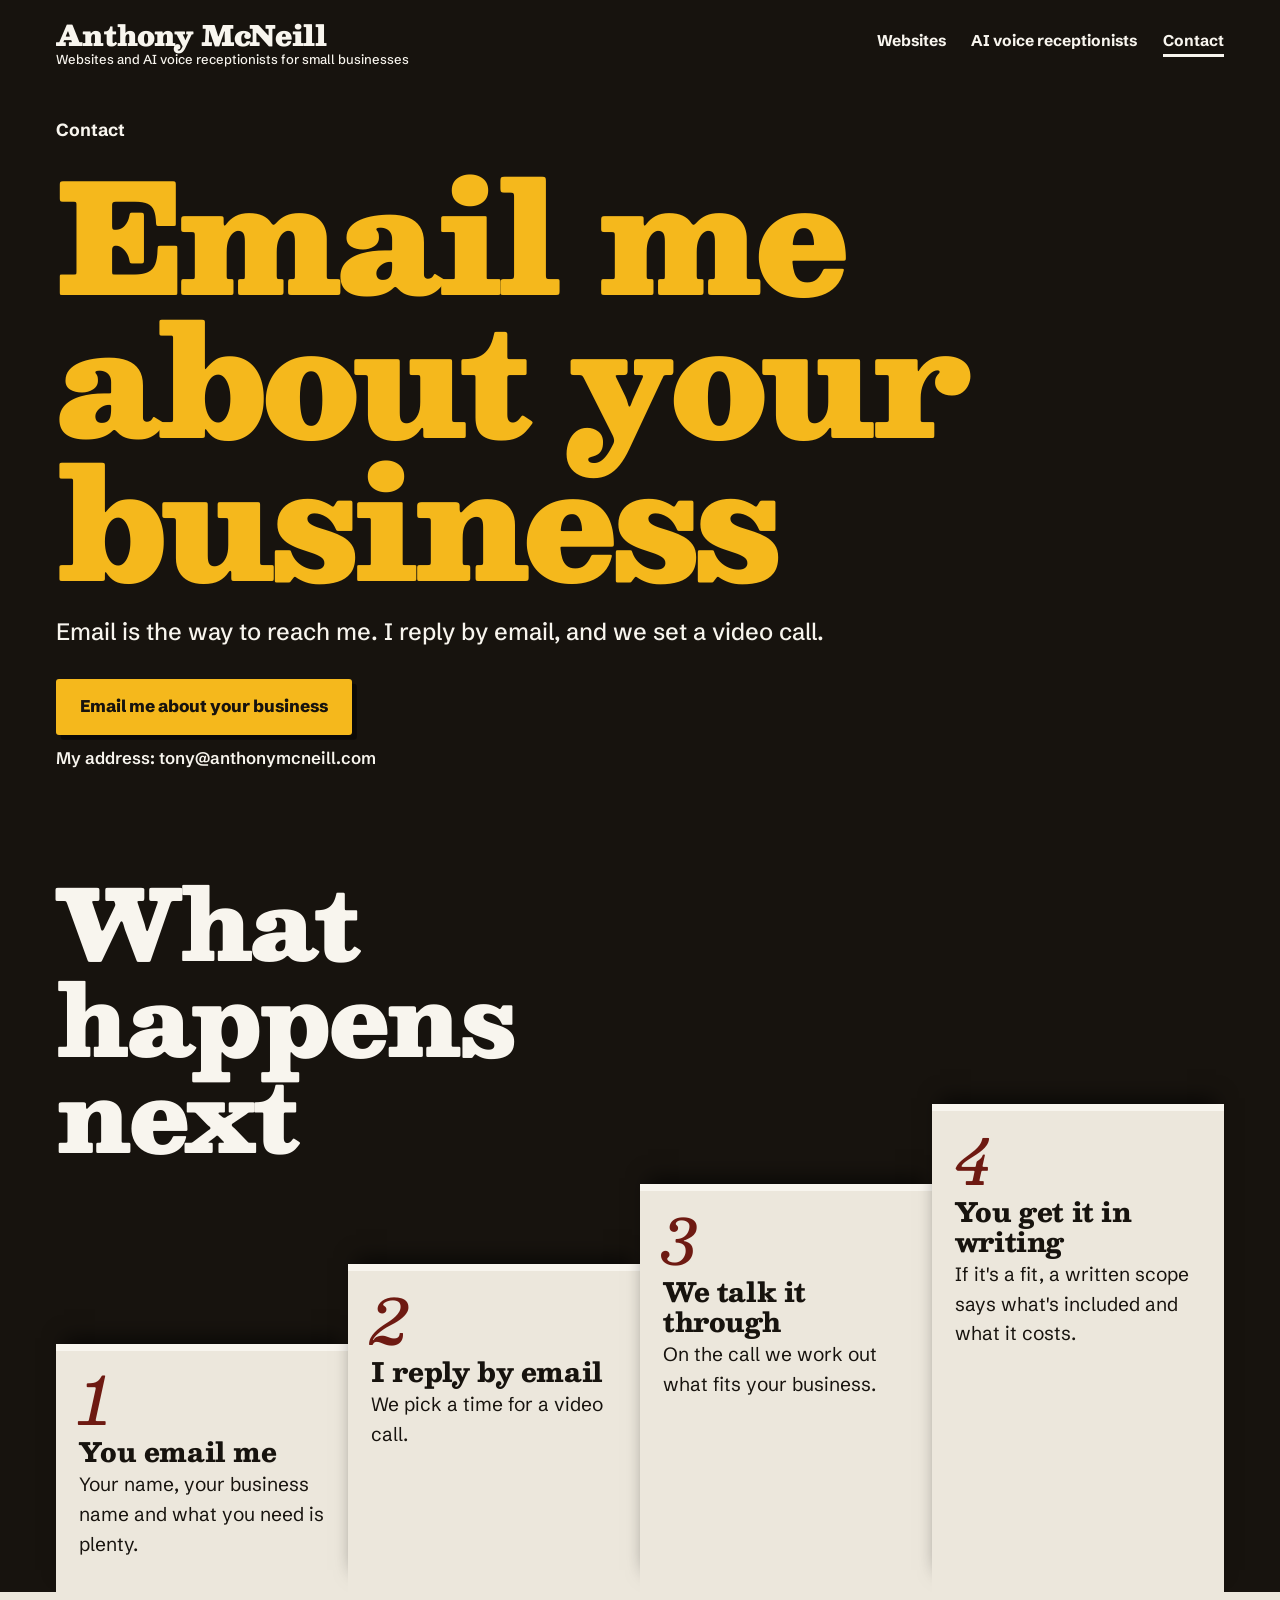
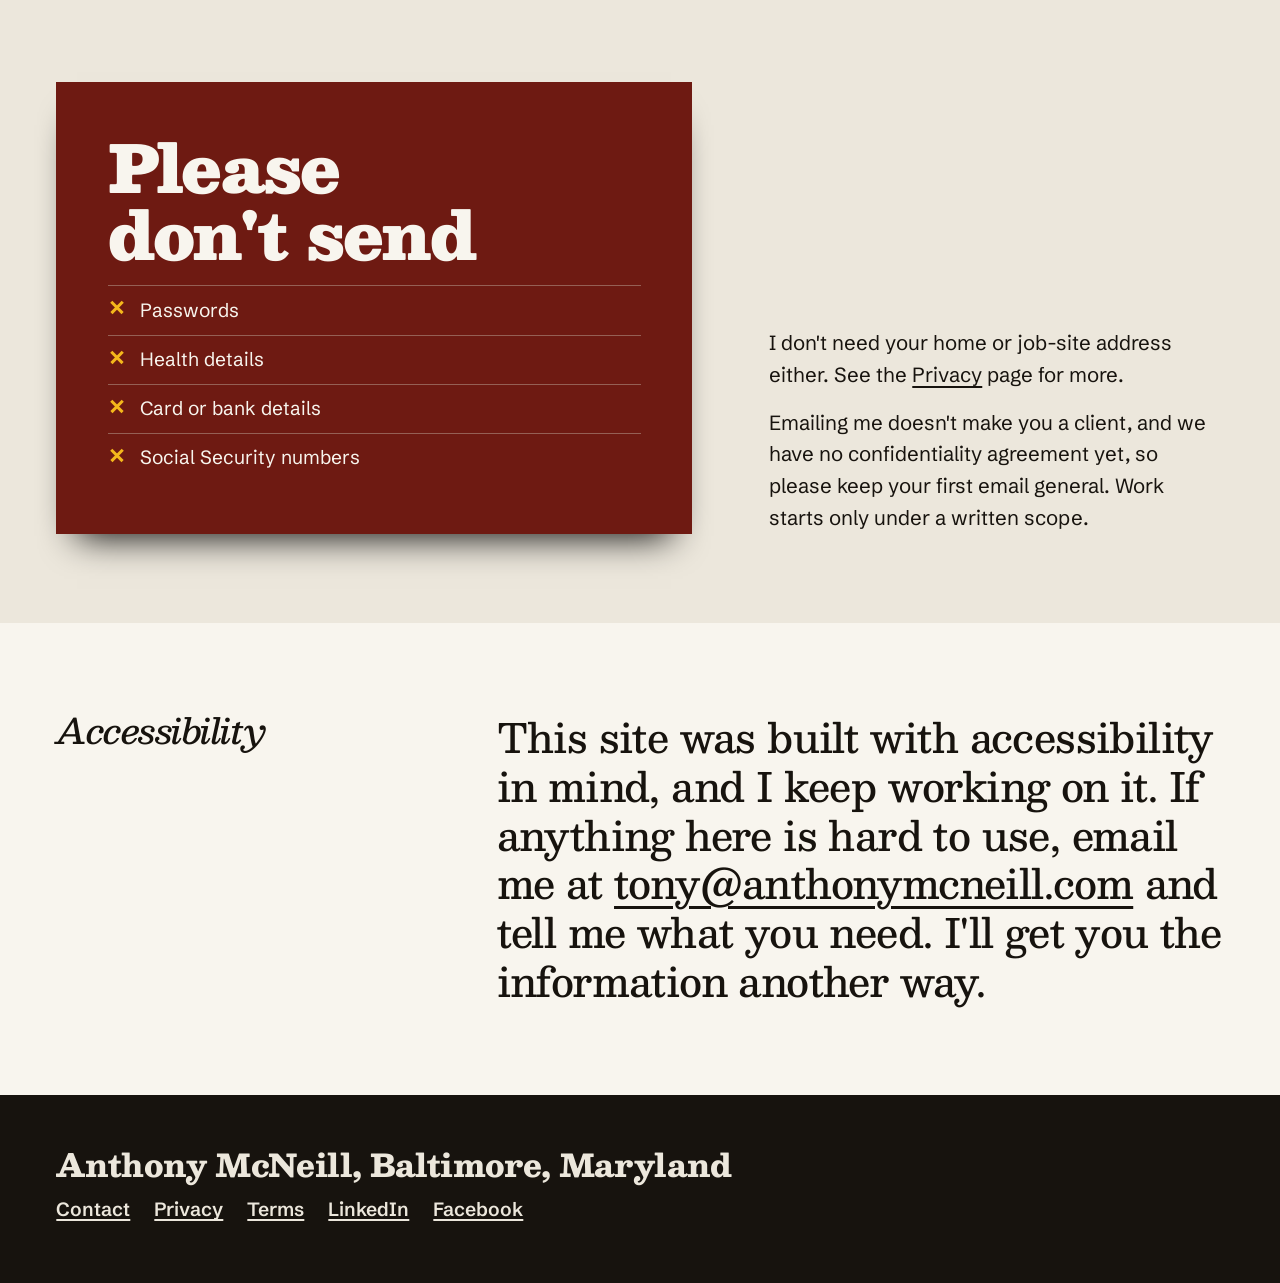
<file: contact.html>
<!doctype html>
<html lang="en">
<head>
  <meta charset="utf-8">
  <meta name="viewport" content="width=device-width, initial-scale=1">
  <title>Contact Anthony McNeill | Baltimore Websites and AI Voice Receptionists</title>
  <meta name="description" content="Email Anthony McNeill about your business. I reply by email and we set a video call.">
  <meta property="og:title" content="Contact Anthony McNeill | Baltimore Websites and AI Voice Receptionists">
  <meta property="og:description" content="Email Anthony McNeill about your business. I reply by email and we set a video call.">
  <meta property="og:type" content="website">
  <link rel="canonical" href="https://anthonymcneill.com/contact.html">
  <meta property="og:url" content="https://anthonymcneill.com/contact.html">
  <link rel="icon" href="assets/favicon.svg" type="image/svg+xml">
  <link rel="stylesheet" href="assets/site.css">
</head>
<body class="pg-contact">
  <a class="skip-link" href="#main">Skip to main content</a>
  <svg class="defs" width="0" height="0" aria-hidden="true" focusable="false">
    <defs>
      <linearGradient id="brass" x1="0" y1="0" x2="1" y2="1">
        <stop offset="0" stop-color="#f3dc95"/><stop offset=".45" stop-color="#c79a35"/><stop offset="1" stop-color="#8b6517"/>
      </linearGradient>
      <linearGradient id="gloss" x1="0" y1="0" x2="1" y2="1">
        <stop offset="0" stop-color="#fff" stop-opacity=".26"/><stop offset=".42" stop-color="#fff" stop-opacity="0"/>
      </linearGradient>
      <symbol id="fob" viewBox="0 0 200 300">
        <path d="M100 12 188 74V226L100 288 12 226V74Z" fill="currentColor" stroke="currentColor" stroke-width="20" stroke-linejoin="round"/>
        <path d="M100 12 188 74V226L100 288 12 226V74Z" fill="url(#gloss)"/>
        <path d="M100 26 176 80V220L100 274 24 220V80Z" fill="none" stroke="#fff" stroke-opacity=".26" stroke-width="2" stroke-linejoin="round"/>
        <circle cx="100" cy="48" r="13" fill="url(#brass)"/><circle cx="100" cy="48" r="7.5" fill="#17130e"/>
      </symbol>
      <symbol id="key" viewBox="0 0 600 220">
        <path fill-rule="evenodd" d="M110 8a102 102 0 1 0 0 204 102 102 0 0 0 96-68H420V168H446V144H474V176H504V144H532V160H560V144H578L596 112 578 80H206A102 102 0 0 0 110 8ZM72 110a30 30 0 1 1 60 0 30 30 0 0 1-60 0Z"/>
        <path d="M232 112H560" fill="none" stroke="#000" stroke-opacity=".28" stroke-width="7"/>
      </symbol>
    </defs>
  </svg>
  <header class="site-header">
    <div class="wrap">
      <a class="wordmark" href="index.html">
        <span class="wordmark-name">Anthony McNeill</span>
        <span class="wordmark-line">Websites and AI voice receptionists for small businesses</span>
      </a>
      <nav class="site-nav" aria-label="Main">
        <ul>
          <li><a href="websites.html">Websites</a></li>
          <li><a href="ai-voice-receptionists.html">AI voice receptionists</a></li>
          <li><a href="contact.html" aria-current="page">Contact</a></li>
        </ul>
      </nav>
    </div>
  </header>
  <main id="main">
    <section class="hero hero-contact">
      <div class="wrap hero-solo">
        <p class="eyebrow">Contact</p>
        <h1>Email me about your business</h1>
        <p class="lead">Email is the way to reach me. I reply by email, and we set a video call.</p>
        <div class="cta-pair">
          <p><a class="button" href="mailto:tony@anthonymcneill.com?subject=About%20my%20business">Email me about your business</a></p>
          <p class="cta-note">My address: tony@anthonymcneill.com</p>
        </div>
      </div>
    </section>
    <section class="how how-contact" aria-labelledby="next-heading">
      <div class="wrap">
        <h2 id="next-heading">What happens next</h2>
        <ol class="stairs">
          <li><strong>You email me</strong> Your name, your business name and what you need is plenty.</li>
          <li><strong>I reply by email</strong> We pick a time for a video call.</li>
          <li><strong>We talk it through</strong> On the call we work out what fits your business.</li>
          <li><strong>You get it in writing</strong> If it's a fit, a written scope says what's included and what it costs.</li>
        </ol>
      </div>
    </section>
    <section class="dont" aria-labelledby="dont-heading">
      <div class="wrap dont-grid">
        <div class="dont-panel">
          <h2 id="dont-heading">Please don't send</h2>
          <ul class="crossed crossed-one">
            <li>Passwords</li>
            <li>Health details</li>
            <li>Card or bank details</li>
            <li>Social Security numbers</li>
          </ul>
        </div>
        <div class="dont-copy">
          <p>I don't need your home or job-site address either. See the <a href="privacy.html">Privacy</a> page for more.</p>
          <p>Emailing me doesn't make you a client, and we have no confidentiality agreement yet, so please keep your first email general. Work starts only under a written scope.</p>
        </div>
      </div>
    </section>
    <section class="access" aria-labelledby="access-heading">
      <div class="wrap sample-grid">
        <h2 id="access-heading">Accessibility</h2>
        <p>This site was built with accessibility in mind, and I keep working on it. If anything here is hard to use, email me at <a href="mailto:tony@anthonymcneill.com">tony@anthonymcneill.com</a> and tell me what you need. I'll get you the information another way.</p>
      </div>
    </section>
  </main>
  <footer class="site-footer">
    <div class="wrap">
      <p>Anthony McNeill, Baltimore, Maryland</p>
      <ul>
        <li><a href="contact.html">Contact</a></li>
        <li><a href="privacy.html">Privacy</a></li>
        <li><a href="terms.html">Terms</a></li>
        <li><a href="https://www.linkedin.com/in/anthony-mcneill-573649186" rel="noopener">LinkedIn</a></li>
        <li><a href="https://www.facebook.com/anthony.mcneill.121" rel="noopener">Facebook</a></li>
      </ul>
    </div>
  </footer>
</body>
</html>
</file>
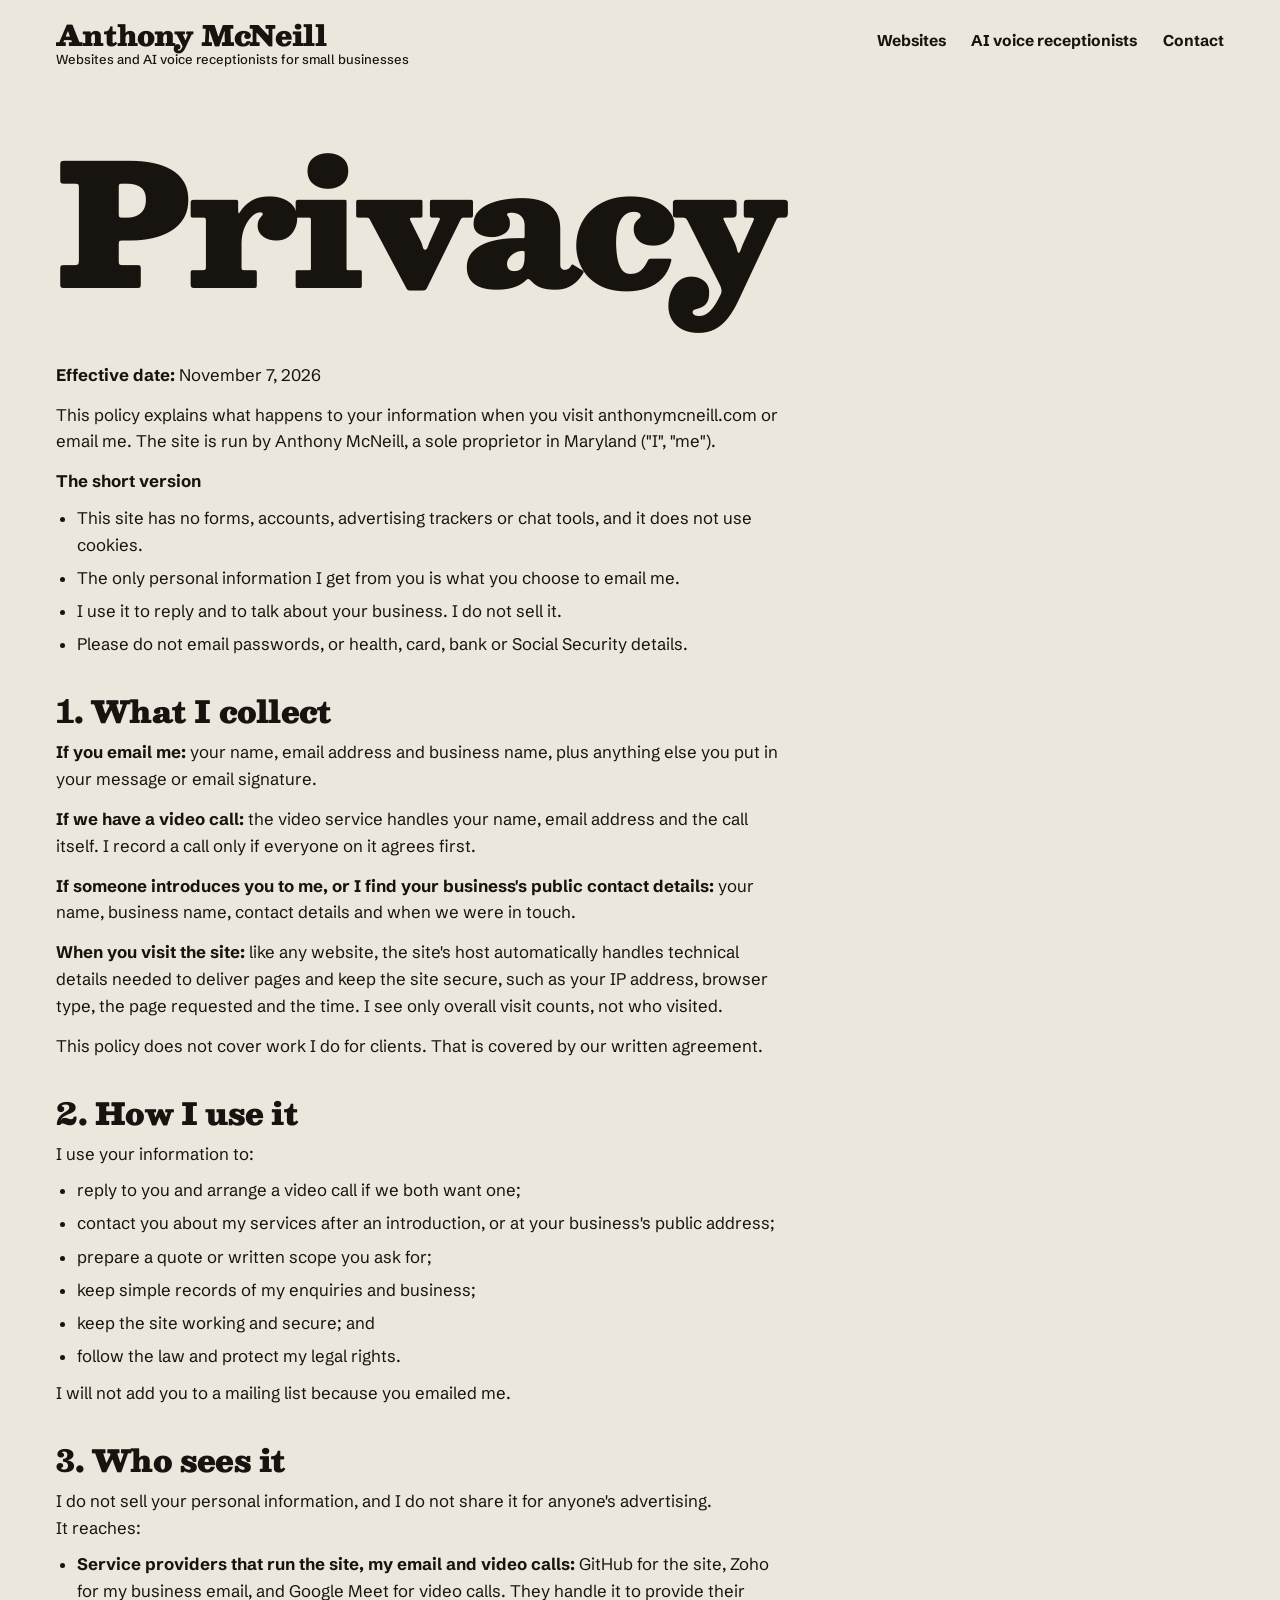
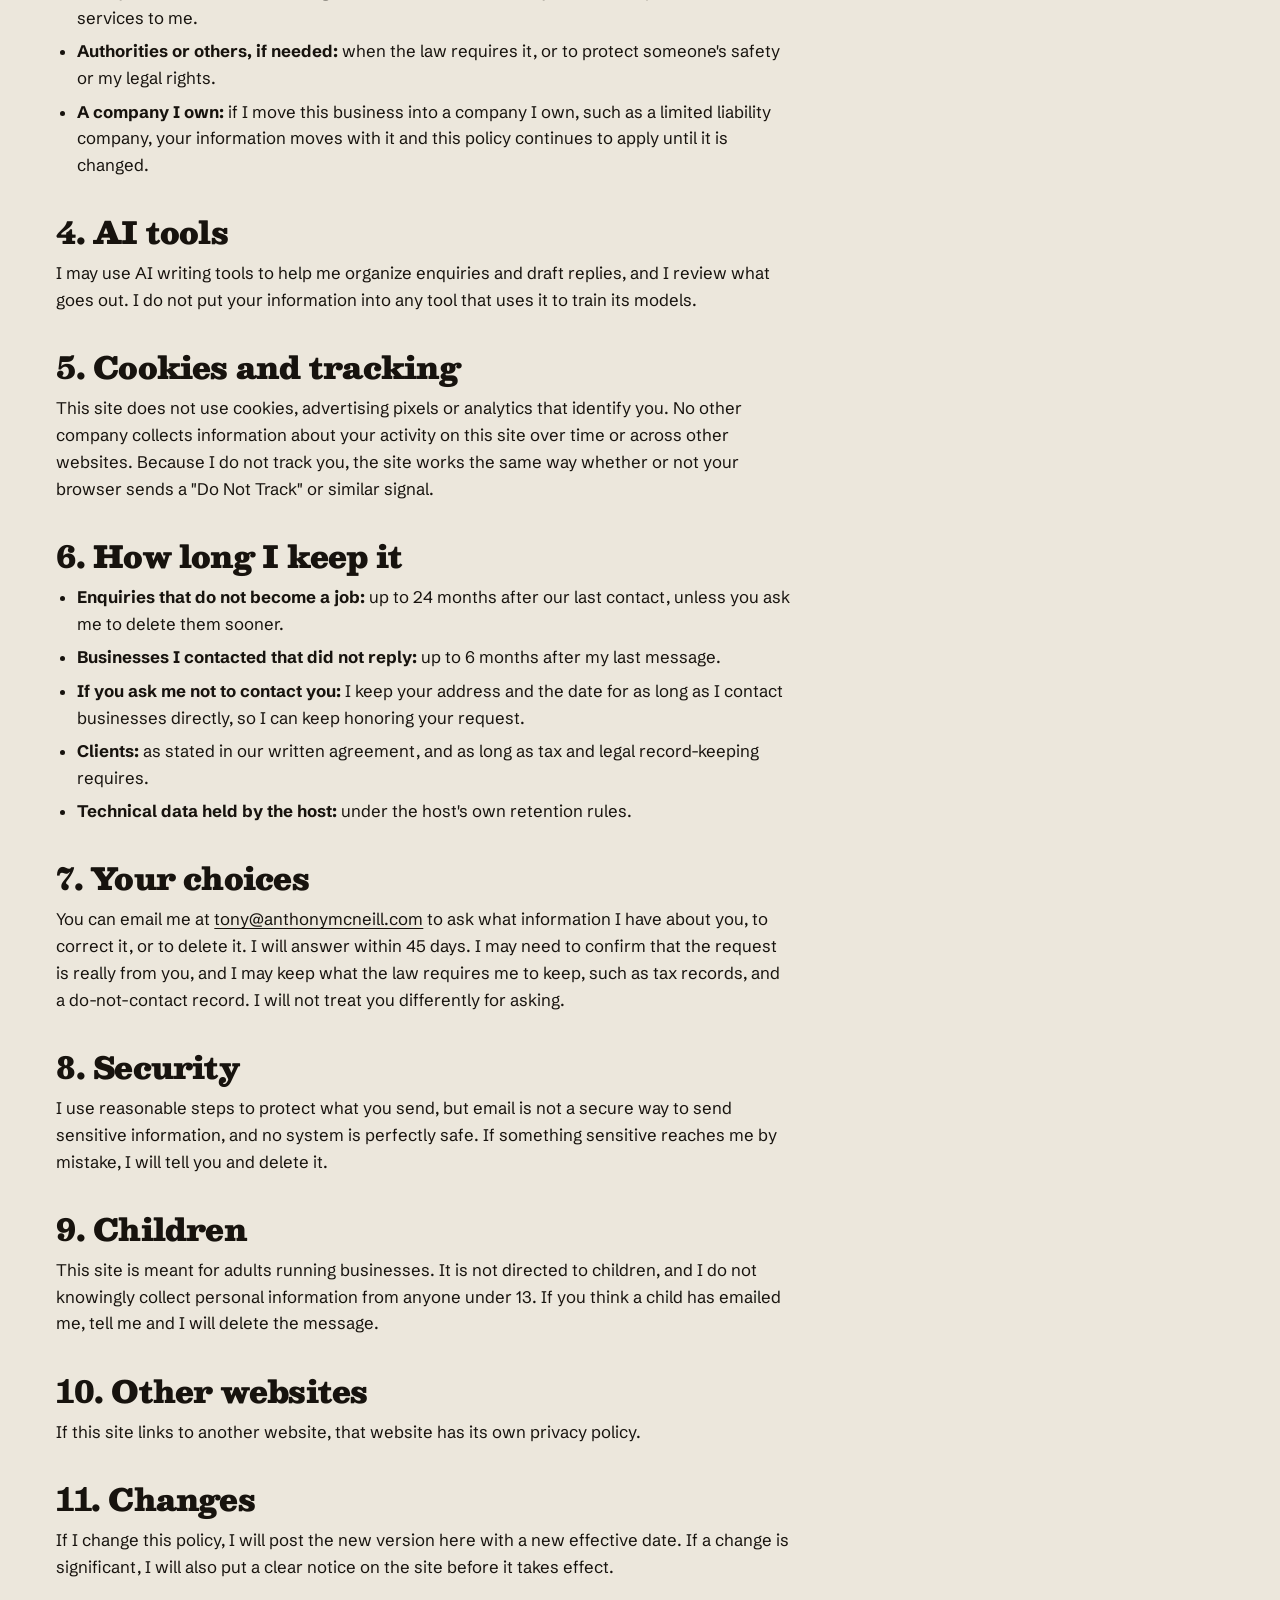
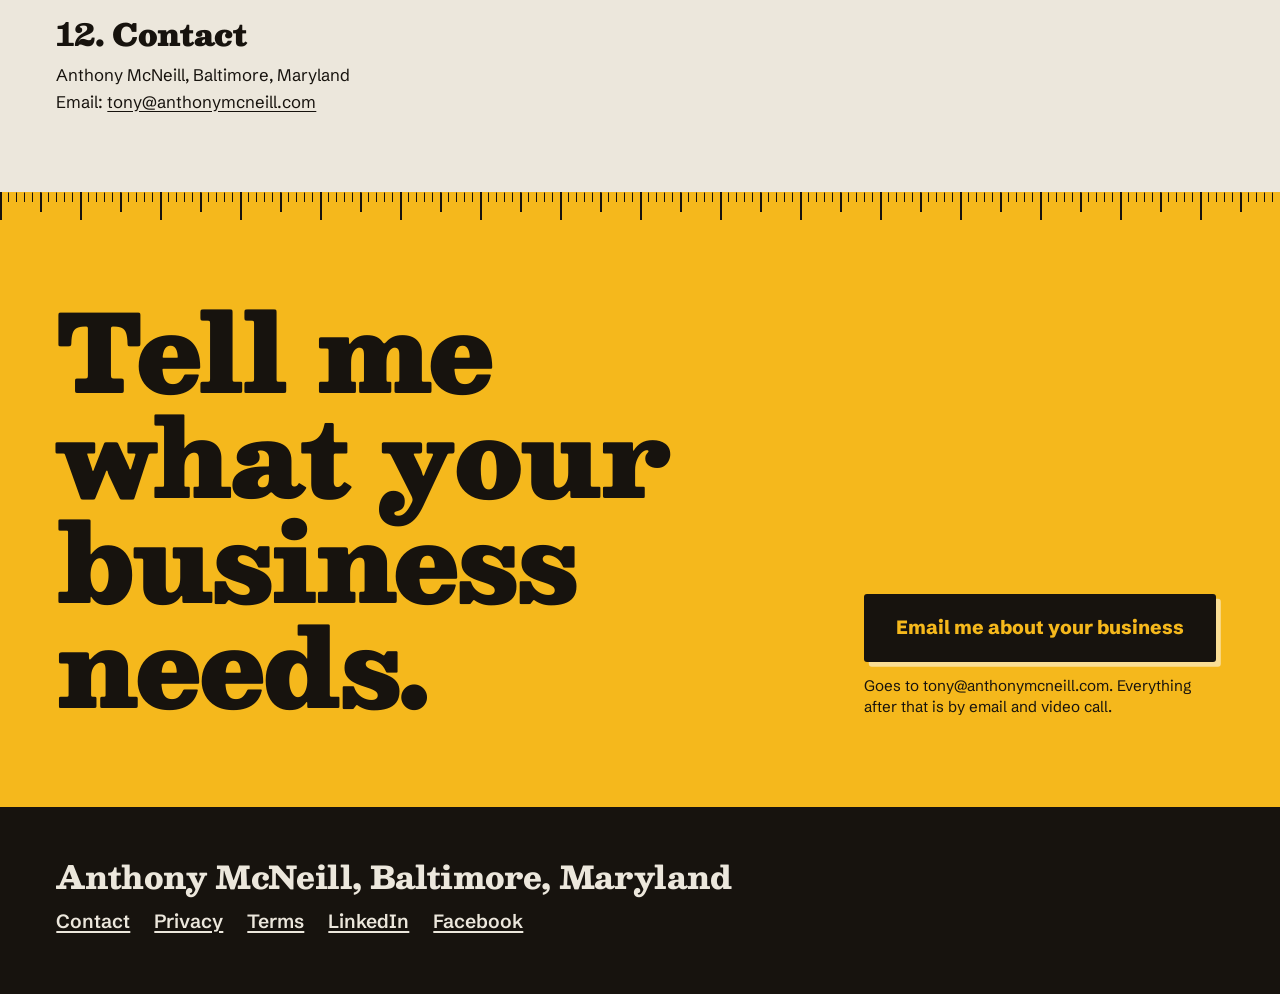
<file: privacy.html>
<!doctype html>
<html lang="en">
<head>
  <meta charset="utf-8">
  <meta name="viewport" content="width=device-width, initial-scale=1">
  <title>Privacy Policy | Anthony McNeill</title>
  <meta name="description" content="How Anthony McNeill handles information from site visitors and email enquiries.">
  <meta property="og:title" content="Privacy Policy | Anthony McNeill">
  <meta property="og:description" content="How Anthony McNeill handles information from site visitors and email enquiries.">
  <meta property="og:type" content="website">
  <link rel="canonical" href="https://anthonymcneill.com/privacy.html">
  <meta property="og:url" content="https://anthonymcneill.com/privacy.html">
  <link rel="icon" href="assets/favicon.svg" type="image/svg+xml">
  <link rel="stylesheet" href="assets/site.css">
</head>
<body class="pg-plain">
  <a class="skip-link" href="#main">Skip to main content</a>
  <svg class="defs" width="0" height="0" aria-hidden="true" focusable="false">
    <defs>
      <linearGradient id="brass" x1="0" y1="0" x2="1" y2="1">
        <stop offset="0" stop-color="#f3dc95"/><stop offset=".45" stop-color="#c79a35"/><stop offset="1" stop-color="#8b6517"/>
      </linearGradient>
      <linearGradient id="gloss" x1="0" y1="0" x2="1" y2="1">
        <stop offset="0" stop-color="#fff" stop-opacity=".26"/><stop offset=".42" stop-color="#fff" stop-opacity="0"/>
      </linearGradient>
      <symbol id="fob" viewBox="0 0 200 300">
        <path d="M100 12 188 74V226L100 288 12 226V74Z" fill="currentColor" stroke="currentColor" stroke-width="20" stroke-linejoin="round"/>
        <path d="M100 12 188 74V226L100 288 12 226V74Z" fill="url(#gloss)"/>
        <path d="M100 26 176 80V220L100 274 24 220V80Z" fill="none" stroke="#fff" stroke-opacity=".26" stroke-width="2" stroke-linejoin="round"/>
        <circle cx="100" cy="48" r="13" fill="url(#brass)"/><circle cx="100" cy="48" r="7.5" fill="#17130e"/>
      </symbol>
      <symbol id="key" viewBox="0 0 600 220">
        <path fill-rule="evenodd" d="M110 8a102 102 0 1 0 0 204 102 102 0 0 0 96-68H420V168H446V144H474V176H504V144H532V160H560V144H578L596 112 578 80H206A102 102 0 0 0 110 8ZM72 110a30 30 0 1 1 60 0 30 30 0 0 1-60 0Z"/>
        <path d="M232 112H560" fill="none" stroke="#000" stroke-opacity=".28" stroke-width="7"/>
      </symbol>
    </defs>
  </svg>
  <header class="site-header">
    <div class="wrap">
      <a class="wordmark" href="index.html">
        <span class="wordmark-name">Anthony McNeill</span>
        <span class="wordmark-line">Websites and AI voice receptionists for small businesses</span>
      </a>
      <nav class="site-nav" aria-label="Main">
        <ul>
          <li><a href="websites.html">Websites</a></li>
          <li><a href="ai-voice-receptionists.html">AI voice receptionists</a></li>
          <li><a href="contact.html">Contact</a></li>
        </ul>
      </nav>
    </div>
  </header>
  <main id="main">
    <section class="hero hero-plain">
      <div class="wrap hero-solo">
        <h1>Privacy</h1>
      </div>
    </section>
    <section class="legal">
      <div class="wrap legal-text">
<p><strong>Effective date:</strong> November 7, 2026</p>
<p>This policy explains what happens to your information when you visit anthonymcneill.com or email me. The
site is run by Anthony McNeill, a sole proprietor in Maryland ("I", "me").</p>
<p><strong>The short version</strong></p>
<ul>
<li>This site has no forms, accounts, advertising trackers or chat tools, and it does not use cookies.</li>
<li>The only personal information I get from you is what you choose to email me.</li>
<li>I use it to reply and to talk about your business. I do not sell it.</li>
<li>Please do not email passwords, or health, card, bank or Social Security details.</li>
</ul>
<h2>1. What I collect</h2>
<p><strong>If you email me:</strong> your name, email address and business name, plus anything else you put in your message
or email signature.</p>
<p><strong>If we have a video call:</strong> the video service handles your name, email address and the call itself. I record a
call only if everyone on it agrees first.</p>
<p><strong>If someone introduces you to me, or I find your business's public contact details:</strong> your name, business name,
contact details and when we were in touch.</p>
<p><strong>When you visit the site:</strong> like any website, the site's host automatically handles technical details
needed to deliver pages and keep the site secure, such as your IP address, browser type, the page requested
and the time. I see only overall visit counts, not who visited.</p>
<p>This policy does not cover work I do for clients. That is covered by our written agreement.</p>
<h2>2. How I use it</h2>
<p>I use your information to:</p>
<ul>
<li>reply to you and arrange a video call if we both want one;</li>
<li>contact you about my services after an introduction, or at your business's public address;</li>
<li>prepare a quote or written scope you ask for;</li>
<li>keep simple records of my enquiries and business;</li>
<li>keep the site working and secure; and</li>
<li>follow the law and protect my legal rights.</li>
</ul>
<p>I will not add you to a mailing list because you emailed me.</p>
<h2>3. Who sees it</h2>
<p>I do not sell your personal information, and I do not share it for anyone's advertising. It reaches:</p>
<ul>
<li><strong>Service providers that run the site, my email and video calls:</strong> GitHub for the site, Zoho for my business
  email, and Google Meet for video calls. They handle it to provide their services to me.</li>
<li><strong>Authorities or others, if needed:</strong> when the law requires it, or to protect someone's safety or my legal
  rights.</li>
<li><strong>A company I own:</strong> if I move this business into a company I own, such as a limited liability company,
  your information moves with it and this policy continues to apply until it is changed.</li>
</ul>
<h2>4. AI tools</h2>
<p>I may use AI writing tools to help me organize enquiries and draft replies, and I review what goes out. I do
not put your information into any tool that uses it to train its models.</p>
<h2>5. Cookies and tracking</h2>
<p>This site does not use cookies, advertising pixels or analytics that identify you. No other company collects
information about your activity on this site over time or across other websites. Because I do not track you,
the site works the same way whether or not your browser sends a "Do Not Track" or similar signal.</p>
<h2>6. How long I keep it</h2>
<ul>
<li><strong>Enquiries that do not become a job:</strong> up to 24 months after our last contact, unless you ask me
  to delete them sooner.</li>
<li><strong>Businesses I contacted that did not reply:</strong> up to 6 months after my last message.</li>
<li><strong>If you ask me not to contact you:</strong> I keep your address and the date for as long as I contact businesses directly,
  so I can keep honoring your request.</li>
<li><strong>Clients:</strong> as stated in our written agreement, and as long as tax and legal record-keeping requires.</li>
<li><strong>Technical data held by the host:</strong> under the host's own retention rules.</li>
</ul>
<h2>7. Your choices</h2>
<p>You can email me at <a href="mailto:tony@anthonymcneill.com">tony@anthonymcneill.com</a> to ask what information I have about you, to correct it, or to delete it.
I will answer within 45 days. I may need to confirm that the request is really from you, and I may keep what
the law requires me to keep, such as tax records, and a do-not-contact record. I will not treat you differently for
asking.</p>
<h2>8. Security</h2>
<p>I use reasonable steps to protect what you send, but email is not a secure way to send sensitive information,
and no system is perfectly safe. If something sensitive reaches me by mistake, I will tell you and delete it.</p>
<h2>9. Children</h2>
<p>This site is meant for adults running businesses. It is not directed to children, and I do not knowingly
collect personal information from anyone under 13. If you think a child has emailed me, tell me and I will
delete the message.</p>
<h2>10. Other websites</h2>
<p>If this site links to another website, that website has its own privacy policy.</p>
<h2>11. Changes</h2>
<p>If I change this policy, I will post the new version here with a new effective date. If a change is
significant, I will also put a clear notice on the site before it takes effect.</p>
<h2>12. Contact</h2>
<p>Anthony McNeill, Baltimore, Maryland<br />
Email: <a href="mailto:tony@anthonymcneill.com">tony@anthonymcneill.com</a></p>
      </div>
    </section>
    <section class="cta-band" aria-labelledby="cta-heading">
      <div class="tape" aria-hidden="true"></div>
      <div class="wrap">
        <h2 id="cta-heading">Tell me what your business needs.</h2>
        <div class="cta-pair">
          <p><a class="button" href="mailto:tony@anthonymcneill.com?subject=About%20my%20business">Email me about your business</a></p>
          <p class="cta-note">Goes to tony@anthonymcneill.com. Everything after that is by email and video call.</p>
        </div>
      </div>
    </section>
  </main>
  <footer class="site-footer">
    <div class="wrap">
      <p>Anthony McNeill, Baltimore, Maryland</p>
      <ul>
        <li><a href="contact.html">Contact</a></li>
        <li><a href="privacy.html">Privacy</a></li>
        <li><a href="terms.html">Terms</a></li>
        <li><a href="https://www.linkedin.com/in/anthony-mcneill-573649186" rel="noopener">LinkedIn</a></li>
        <li><a href="https://www.facebook.com/anthony.mcneill.121" rel="noopener">Facebook</a></li>
      </ul>
    </div>
  </footer>
</body>
</html>
</file>
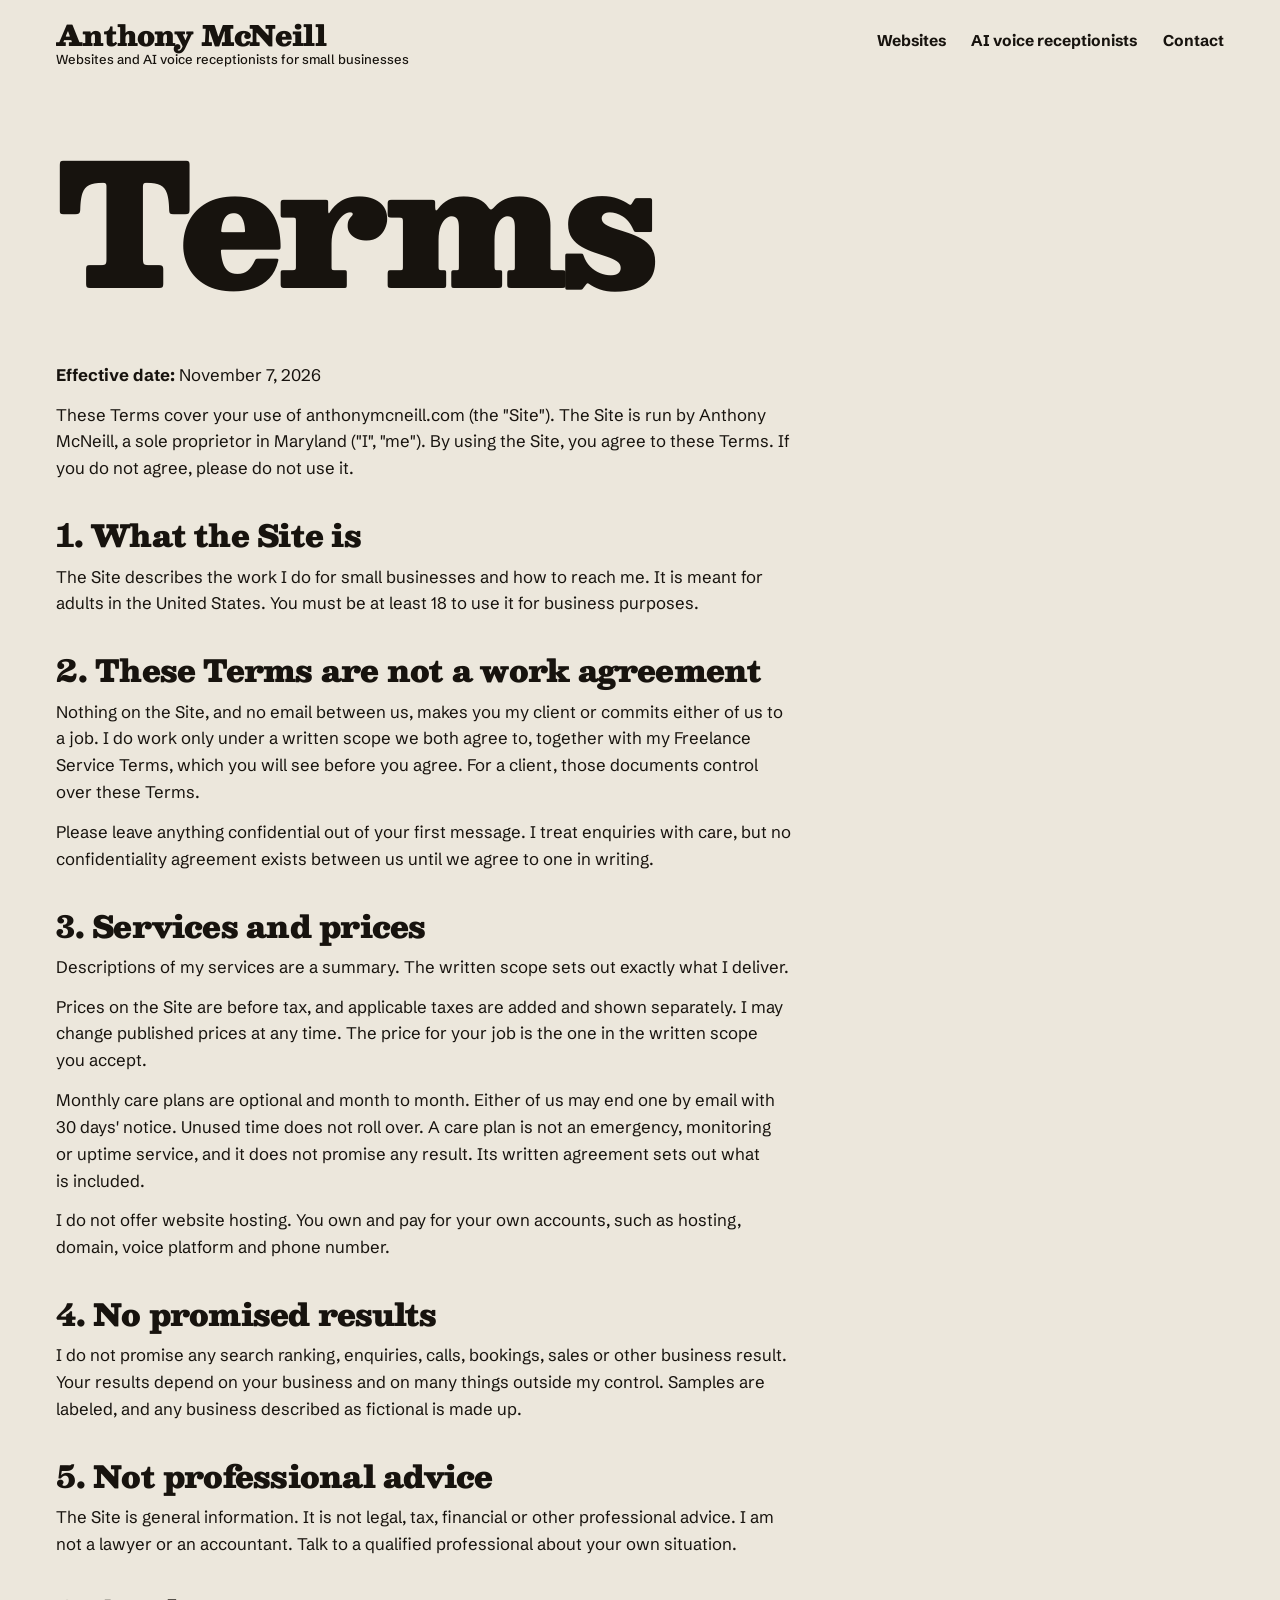
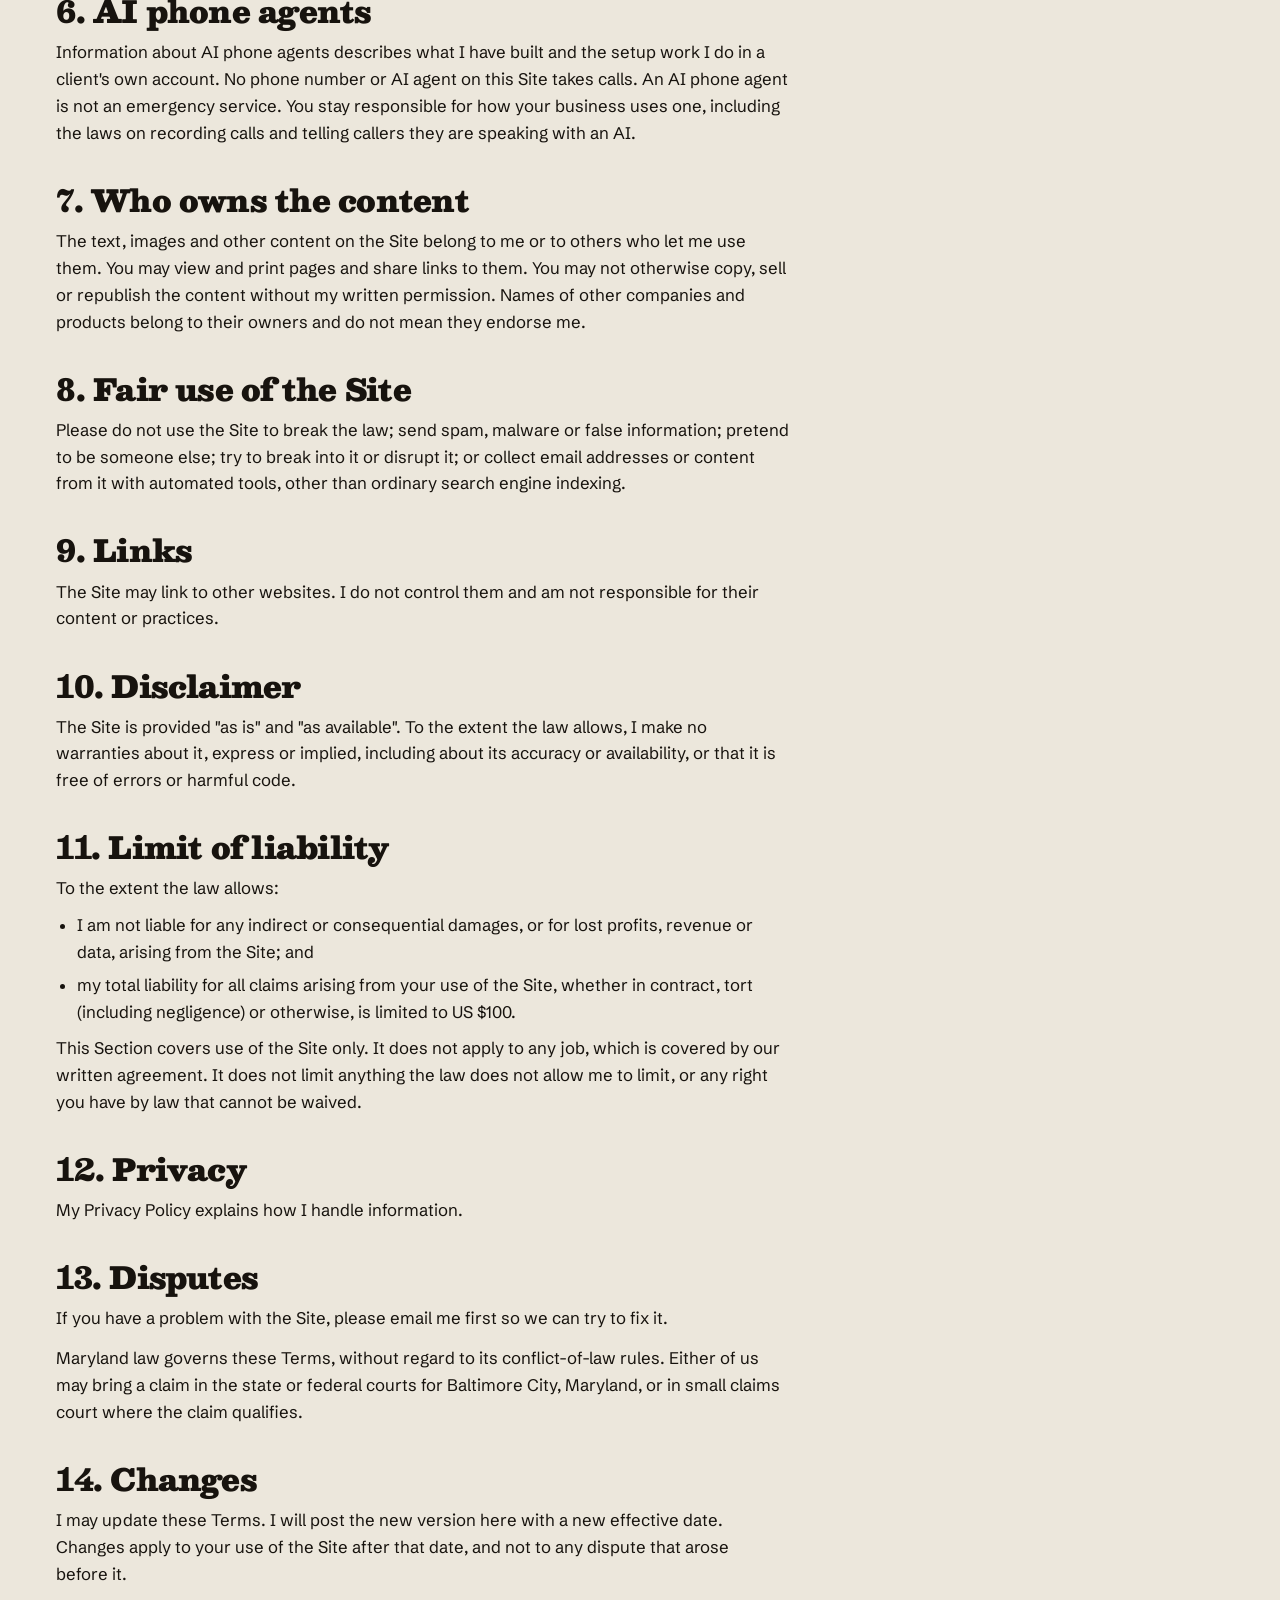
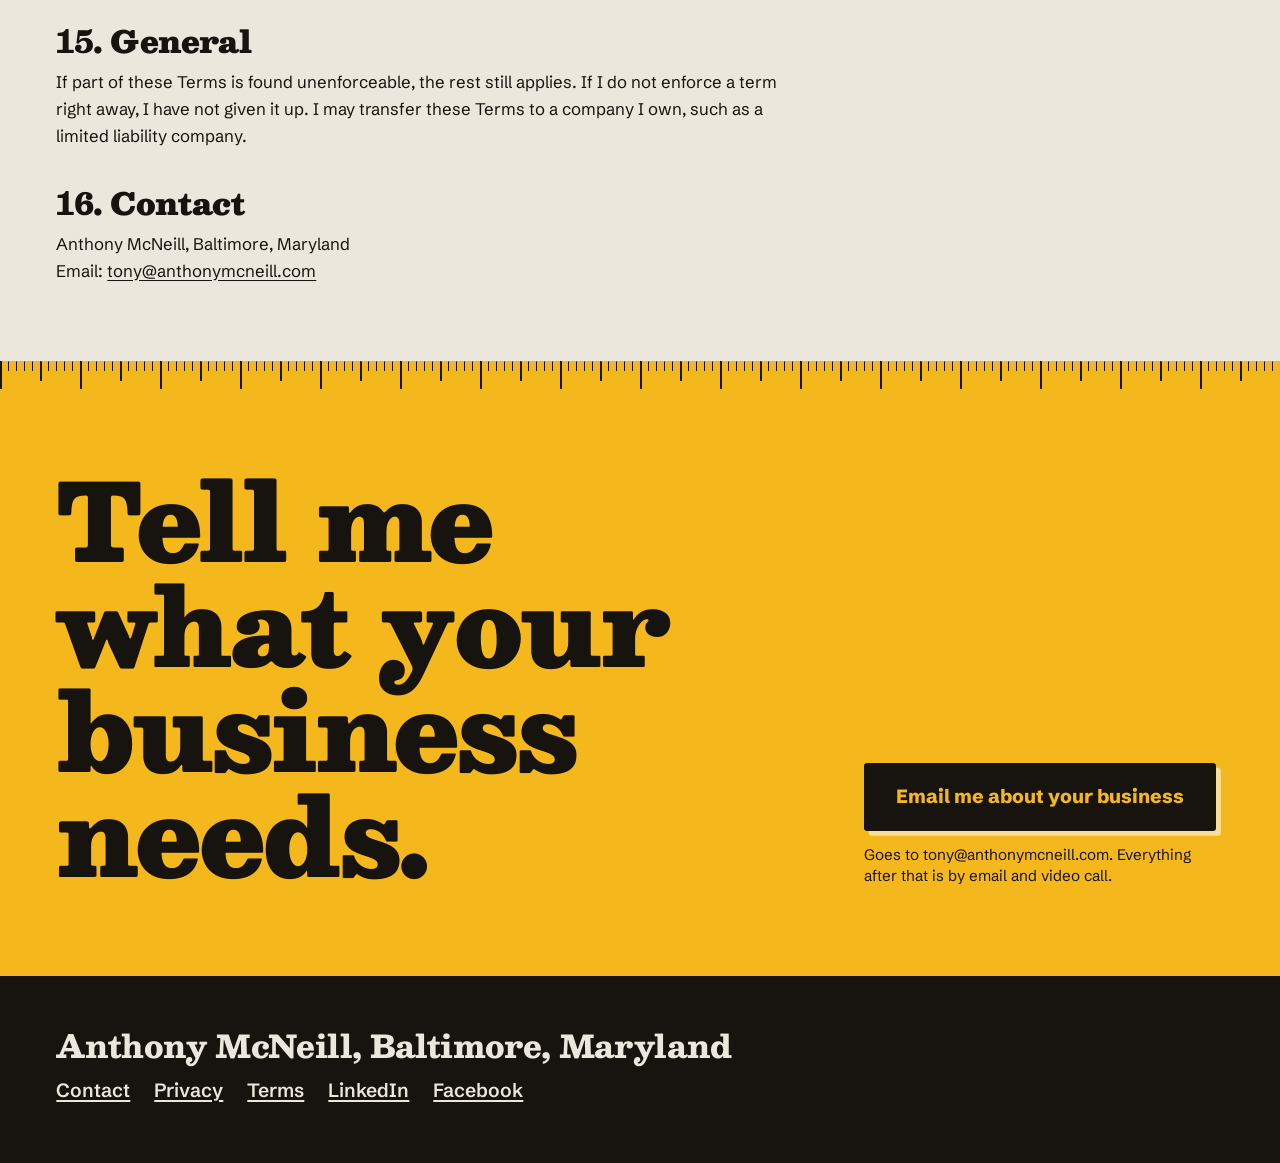
<file: terms.html>
<!doctype html>
<html lang="en">
<head>
  <meta charset="utf-8">
  <meta name="viewport" content="width=device-width, initial-scale=1">
  <title>Terms of Use | Anthony McNeill</title>
  <meta name="description" content="The terms for using anthonymcneill.com.">
  <meta property="og:title" content="Terms of Use | Anthony McNeill">
  <meta property="og:description" content="The terms for using anthonymcneill.com.">
  <meta property="og:type" content="website">
  <link rel="canonical" href="https://anthonymcneill.com/terms.html">
  <meta property="og:url" content="https://anthonymcneill.com/terms.html">
  <link rel="icon" href="assets/favicon.svg" type="image/svg+xml">
  <link rel="stylesheet" href="assets/site.css">
</head>
<body class="pg-plain">
  <a class="skip-link" href="#main">Skip to main content</a>
  <svg class="defs" width="0" height="0" aria-hidden="true" focusable="false">
    <defs>
      <linearGradient id="brass" x1="0" y1="0" x2="1" y2="1">
        <stop offset="0" stop-color="#f3dc95"/><stop offset=".45" stop-color="#c79a35"/><stop offset="1" stop-color="#8b6517"/>
      </linearGradient>
      <linearGradient id="gloss" x1="0" y1="0" x2="1" y2="1">
        <stop offset="0" stop-color="#fff" stop-opacity=".26"/><stop offset=".42" stop-color="#fff" stop-opacity="0"/>
      </linearGradient>
      <symbol id="fob" viewBox="0 0 200 300">
        <path d="M100 12 188 74V226L100 288 12 226V74Z" fill="currentColor" stroke="currentColor" stroke-width="20" stroke-linejoin="round"/>
        <path d="M100 12 188 74V226L100 288 12 226V74Z" fill="url(#gloss)"/>
        <path d="M100 26 176 80V220L100 274 24 220V80Z" fill="none" stroke="#fff" stroke-opacity=".26" stroke-width="2" stroke-linejoin="round"/>
        <circle cx="100" cy="48" r="13" fill="url(#brass)"/><circle cx="100" cy="48" r="7.5" fill="#17130e"/>
      </symbol>
      <symbol id="key" viewBox="0 0 600 220">
        <path fill-rule="evenodd" d="M110 8a102 102 0 1 0 0 204 102 102 0 0 0 96-68H420V168H446V144H474V176H504V144H532V160H560V144H578L596 112 578 80H206A102 102 0 0 0 110 8ZM72 110a30 30 0 1 1 60 0 30 30 0 0 1-60 0Z"/>
        <path d="M232 112H560" fill="none" stroke="#000" stroke-opacity=".28" stroke-width="7"/>
      </symbol>
    </defs>
  </svg>
  <header class="site-header">
    <div class="wrap">
      <a class="wordmark" href="index.html">
        <span class="wordmark-name">Anthony McNeill</span>
        <span class="wordmark-line">Websites and AI voice receptionists for small businesses</span>
      </a>
      <nav class="site-nav" aria-label="Main">
        <ul>
          <li><a href="websites.html">Websites</a></li>
          <li><a href="ai-voice-receptionists.html">AI voice receptionists</a></li>
          <li><a href="contact.html">Contact</a></li>
        </ul>
      </nav>
    </div>
  </header>
  <main id="main">
    <section class="hero hero-plain">
      <div class="wrap hero-solo">
        <h1>Terms</h1>
      </div>
    </section>
    <section class="legal">
      <div class="wrap legal-text">
<p><strong>Effective date:</strong> November 7, 2026</p>
<p>These Terms cover your use of anthonymcneill.com (the "Site"). The Site is run by Anthony McNeill, a sole
proprietor in Maryland ("I", "me"). By using the Site, you agree to these Terms. If you do not agree, please do
not use it.</p>
<h2>1. What the Site is</h2>
<p>The Site describes the work I do for small businesses and how to reach me. It is meant for adults in the United
States. You must be at least 18 to use it for business purposes.</p>
<h2>2. These Terms are not a work agreement</h2>
<p>Nothing on the Site, and no email between us, makes you my client or commits either of us to a job. I do work
only under a written scope we both agree to, together with my Freelance Service Terms, which you will see before
you agree. For a client, those documents control over these Terms.</p>
<p>Please leave anything confidential out of your first message. I treat enquiries with care, but no confidentiality
agreement exists between us until we agree to one in writing.</p>
<h2>3. Services and prices</h2>
<p>Descriptions of my services are a summary. The written scope sets out exactly what I deliver.</p>
<p>Prices on the Site are before tax, and applicable taxes are added and shown separately. I may change published
prices at any time. The price for your job is the one in the written scope you accept.</p>
<p>Monthly care plans are optional and month to month. Either of us may end one by email with 30 days' notice.
Unused time does not roll over. A care plan is not an emergency, monitoring or uptime service, and it does not
promise any result. Its written agreement sets out what is included.</p>
<p>I do not offer website hosting. You own and pay for your own accounts, such as hosting, domain, voice platform
and phone number.</p>
<h2>4. No promised results</h2>
<p>I do not promise any search ranking, enquiries, calls, bookings, sales or other business result. Your results
depend on your business and on many things outside my control. Samples are labeled, and any business described
as fictional is made up.</p>
<h2>5. Not professional advice</h2>
<p>The Site is general information. It is not legal, tax, financial or other professional advice. I am not a lawyer
or an accountant. Talk to a qualified professional about your own situation.</p>
<h2>6. AI phone agents</h2>
<p>Information about AI phone agents describes what I have built and the setup work I do in a client's own account. No
phone number or AI agent on this Site takes calls. An AI phone agent is not an emergency service. You stay responsible for how your
business uses one, including the laws on recording calls and telling callers they are speaking with an AI.</p>
<h2>7. Who owns the content</h2>
<p>The text, images and other content on the Site belong to me or to others who let me use them. You may view and
print pages and share links to them. You may not otherwise copy, sell or republish the content without my written
permission. Names of other companies and products belong to their owners and do not mean they endorse me.</p>
<h2>8. Fair use of the Site</h2>
<p>Please do not use the Site to break the law; send spam, malware or false information; pretend to be someone else;
try to break into it or disrupt it; or collect email addresses or content from it with automated tools, other than
ordinary search engine indexing.</p>
<h2>9. Links</h2>
<p>The Site may link to other websites. I do not control them and am not responsible for their content or practices.</p>
<h2>10. Disclaimer</h2>
<p>The Site is provided "as is" and "as available". To the extent the law allows, I make no warranties about it,
express or implied, including about its accuracy or availability, or that it is free of errors or harmful code.</p>
<h2>11. Limit of liability</h2>
<p>To the extent the law allows:</p>
<ul>
<li>I am not liable for any indirect or consequential damages, or for lost profits, revenue or data, arising from
  the Site; and</li>
<li>my total liability for all claims arising from your use of the Site, whether in contract, tort (including
  negligence) or otherwise, is limited to US $100.</li>
</ul>
<p>This Section covers use of the Site only. It does not apply to any job, which is covered by our written agreement.
It does not limit anything the law does not allow me to limit, or any right you have by law that cannot be waived.</p>
<h2>12. Privacy</h2>
<p>My Privacy Policy explains how I handle information.</p>
<h2>13. Disputes</h2>
<p>If you have a problem with the Site, please email me first so we can try to fix it.</p>
<p>Maryland law governs these Terms, without regard to its conflict-of-law rules. Either of us may bring a claim in
the state or federal courts for Baltimore City, Maryland, or in small claims court where the claim qualifies.</p>
<h2>14. Changes</h2>
<p>I may update these Terms. I will post the new version here with a new effective date. Changes apply to your use of
the Site after that date, and not to any dispute that arose before it.</p>
<h2>15. General</h2>
<p>If part of these Terms is found unenforceable, the rest still applies. If I do not enforce a term right away, I
have not given it up. I may transfer these Terms to a company I own, such as a limited liability company.</p>
<h2>16. Contact</h2>
<p>Anthony McNeill, Baltimore, Maryland<br />
Email: <a href="mailto:tony@anthonymcneill.com">tony@anthonymcneill.com</a></p>
      </div>
    </section>
    <section class="cta-band" aria-labelledby="cta-heading">
      <div class="tape" aria-hidden="true"></div>
      <div class="wrap">
        <h2 id="cta-heading">Tell me what your business needs.</h2>
        <div class="cta-pair">
          <p><a class="button" href="mailto:tony@anthonymcneill.com?subject=About%20my%20business">Email me about your business</a></p>
          <p class="cta-note">Goes to tony@anthonymcneill.com. Everything after that is by email and video call.</p>
        </div>
      </div>
    </section>
  </main>
  <footer class="site-footer">
    <div class="wrap">
      <p>Anthony McNeill, Baltimore, Maryland</p>
      <ul>
        <li><a href="contact.html">Contact</a></li>
        <li><a href="privacy.html">Privacy</a></li>
        <li><a href="terms.html">Terms</a></li>
        <li><a href="https://www.linkedin.com/in/anthony-mcneill-573649186" rel="noopener">LinkedIn</a></li>
        <li><a href="https://www.facebook.com/anthony.mcneill.121" rel="noopener">Facebook</a></li>
      </ul>
    </div>
  </footer>
</body>
</html>
</file>
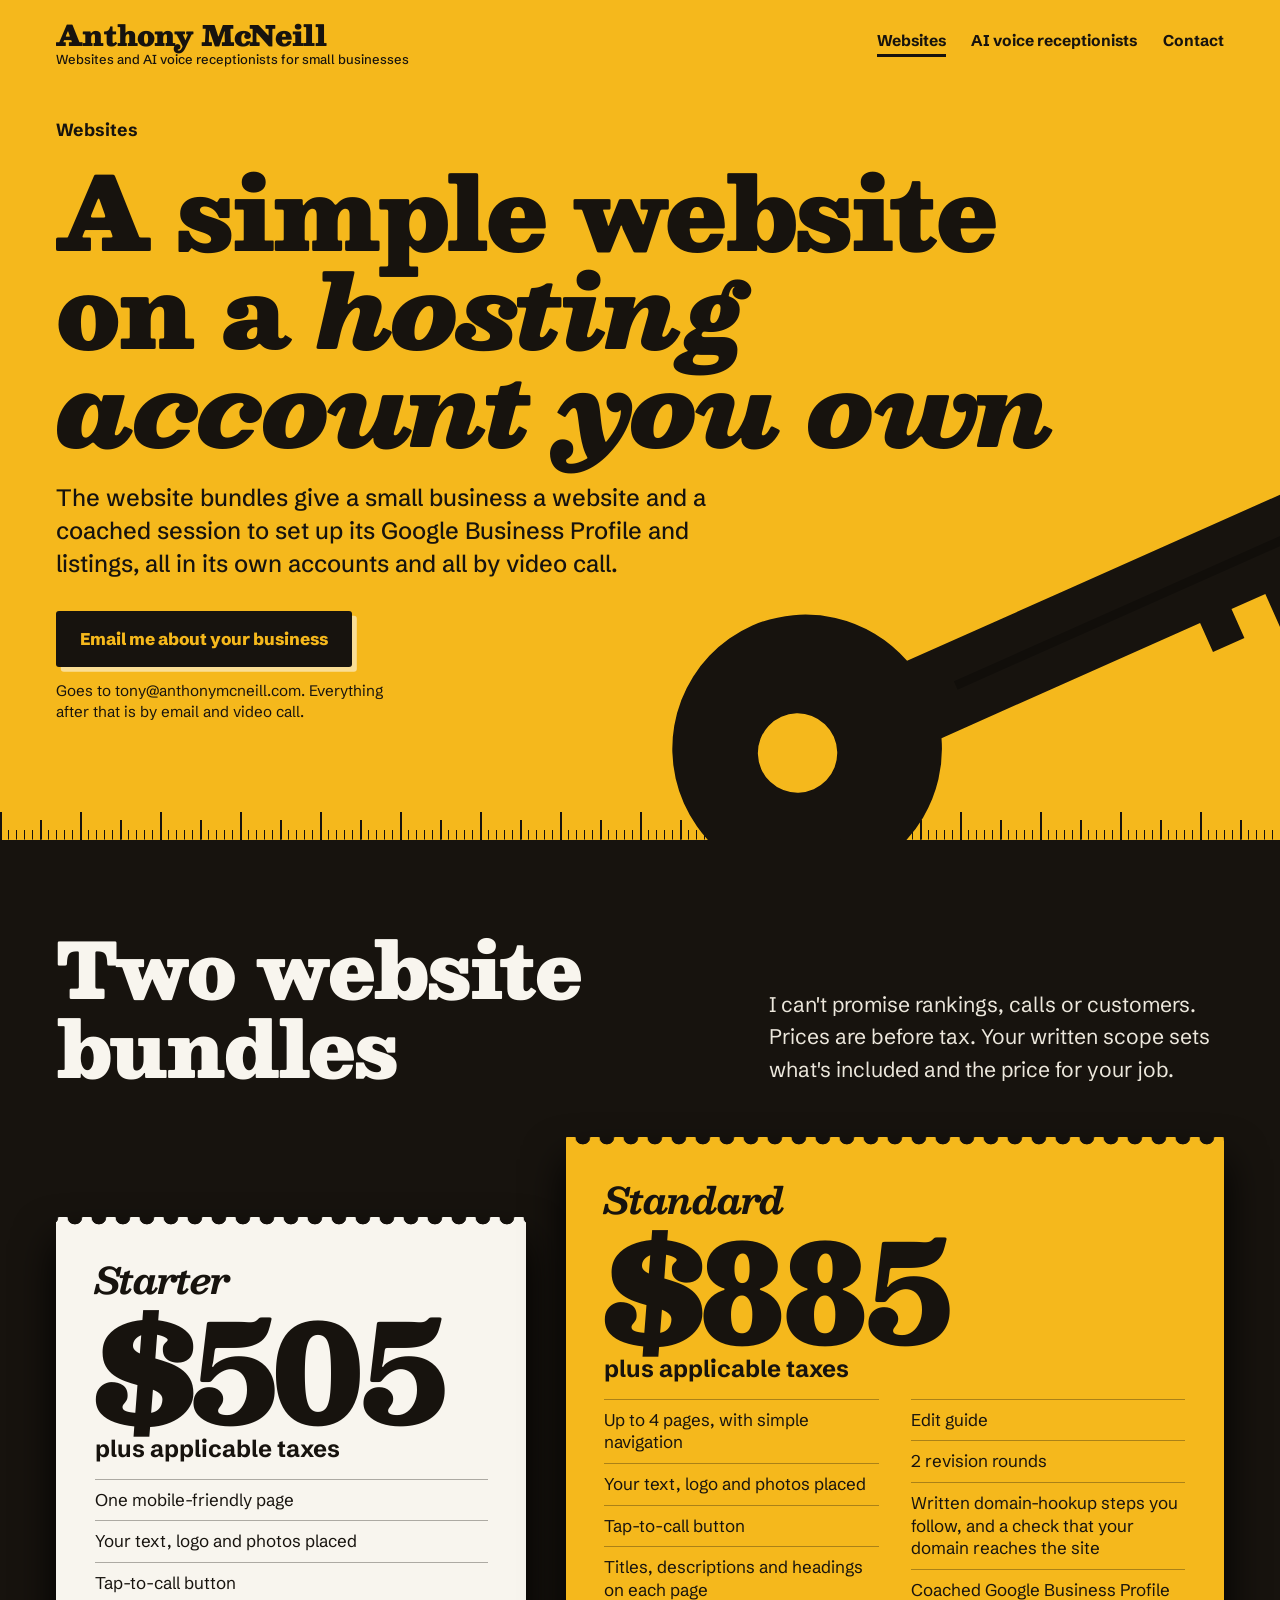
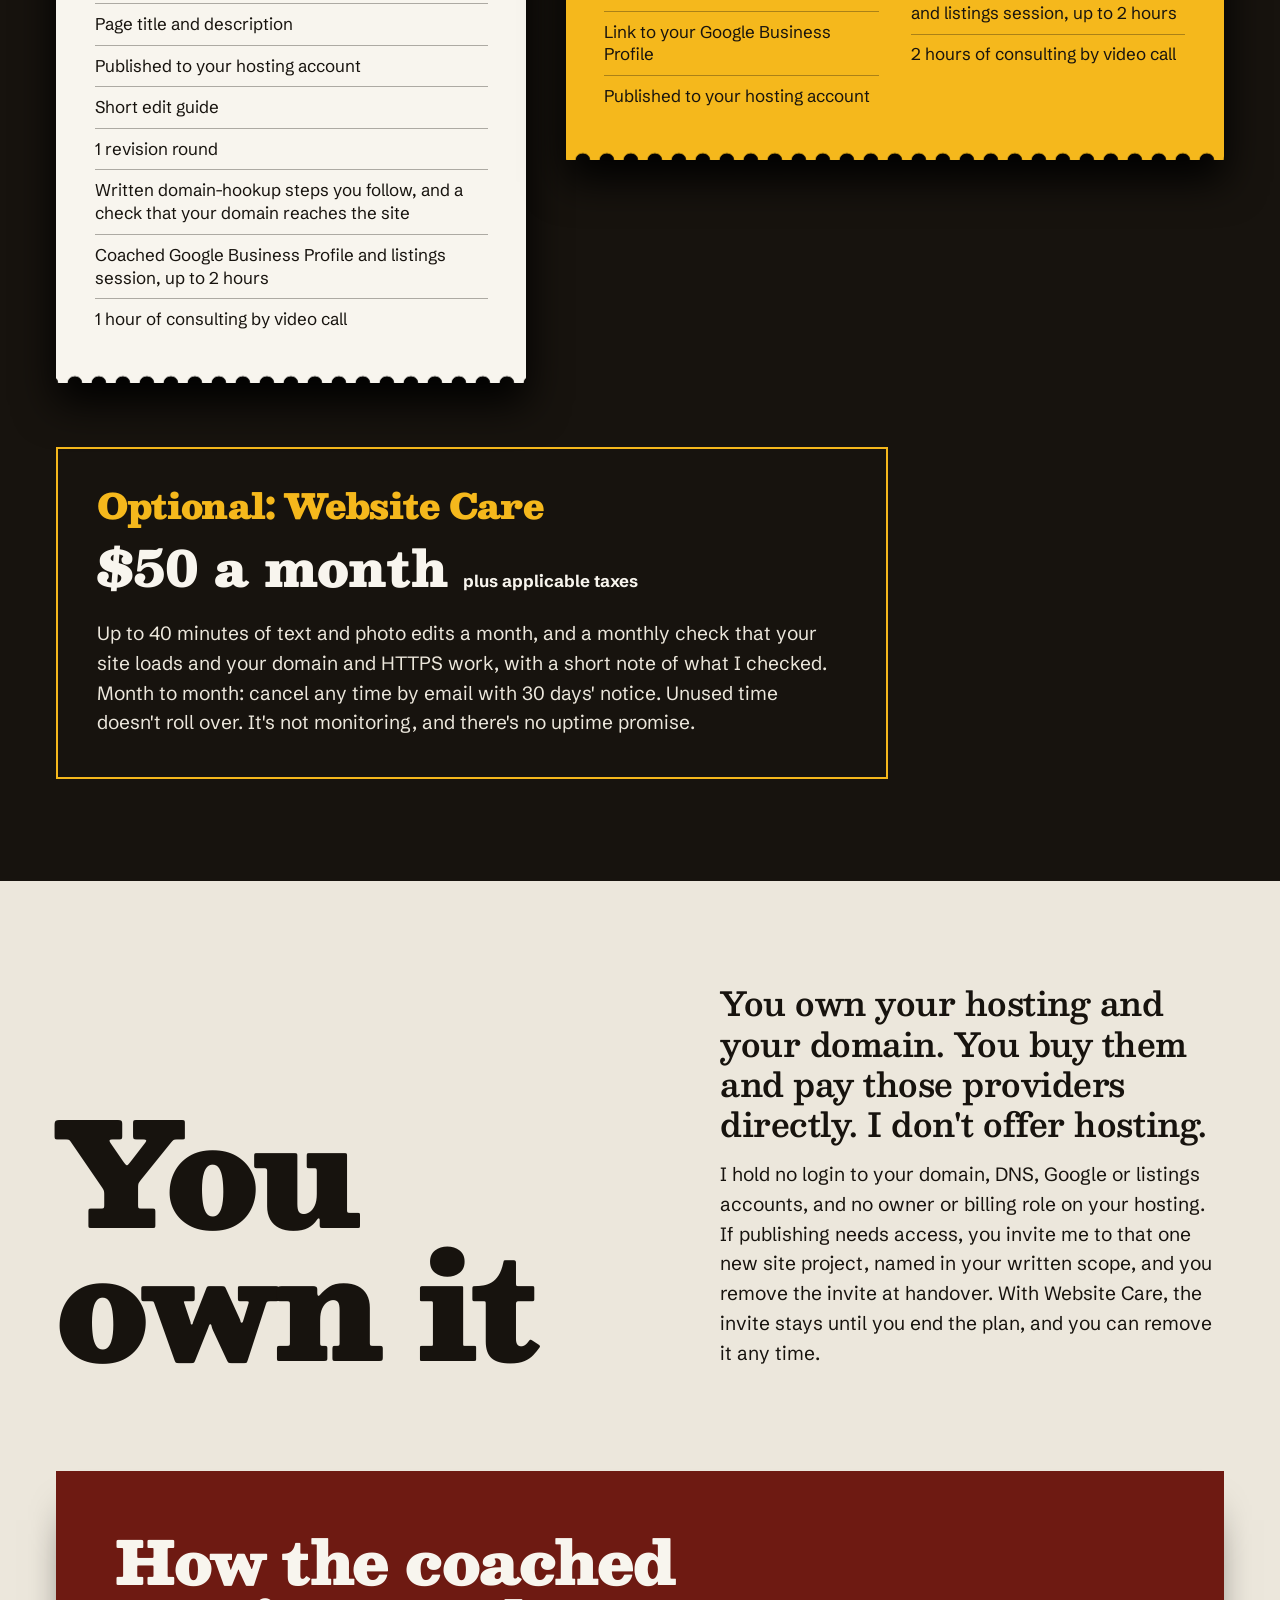
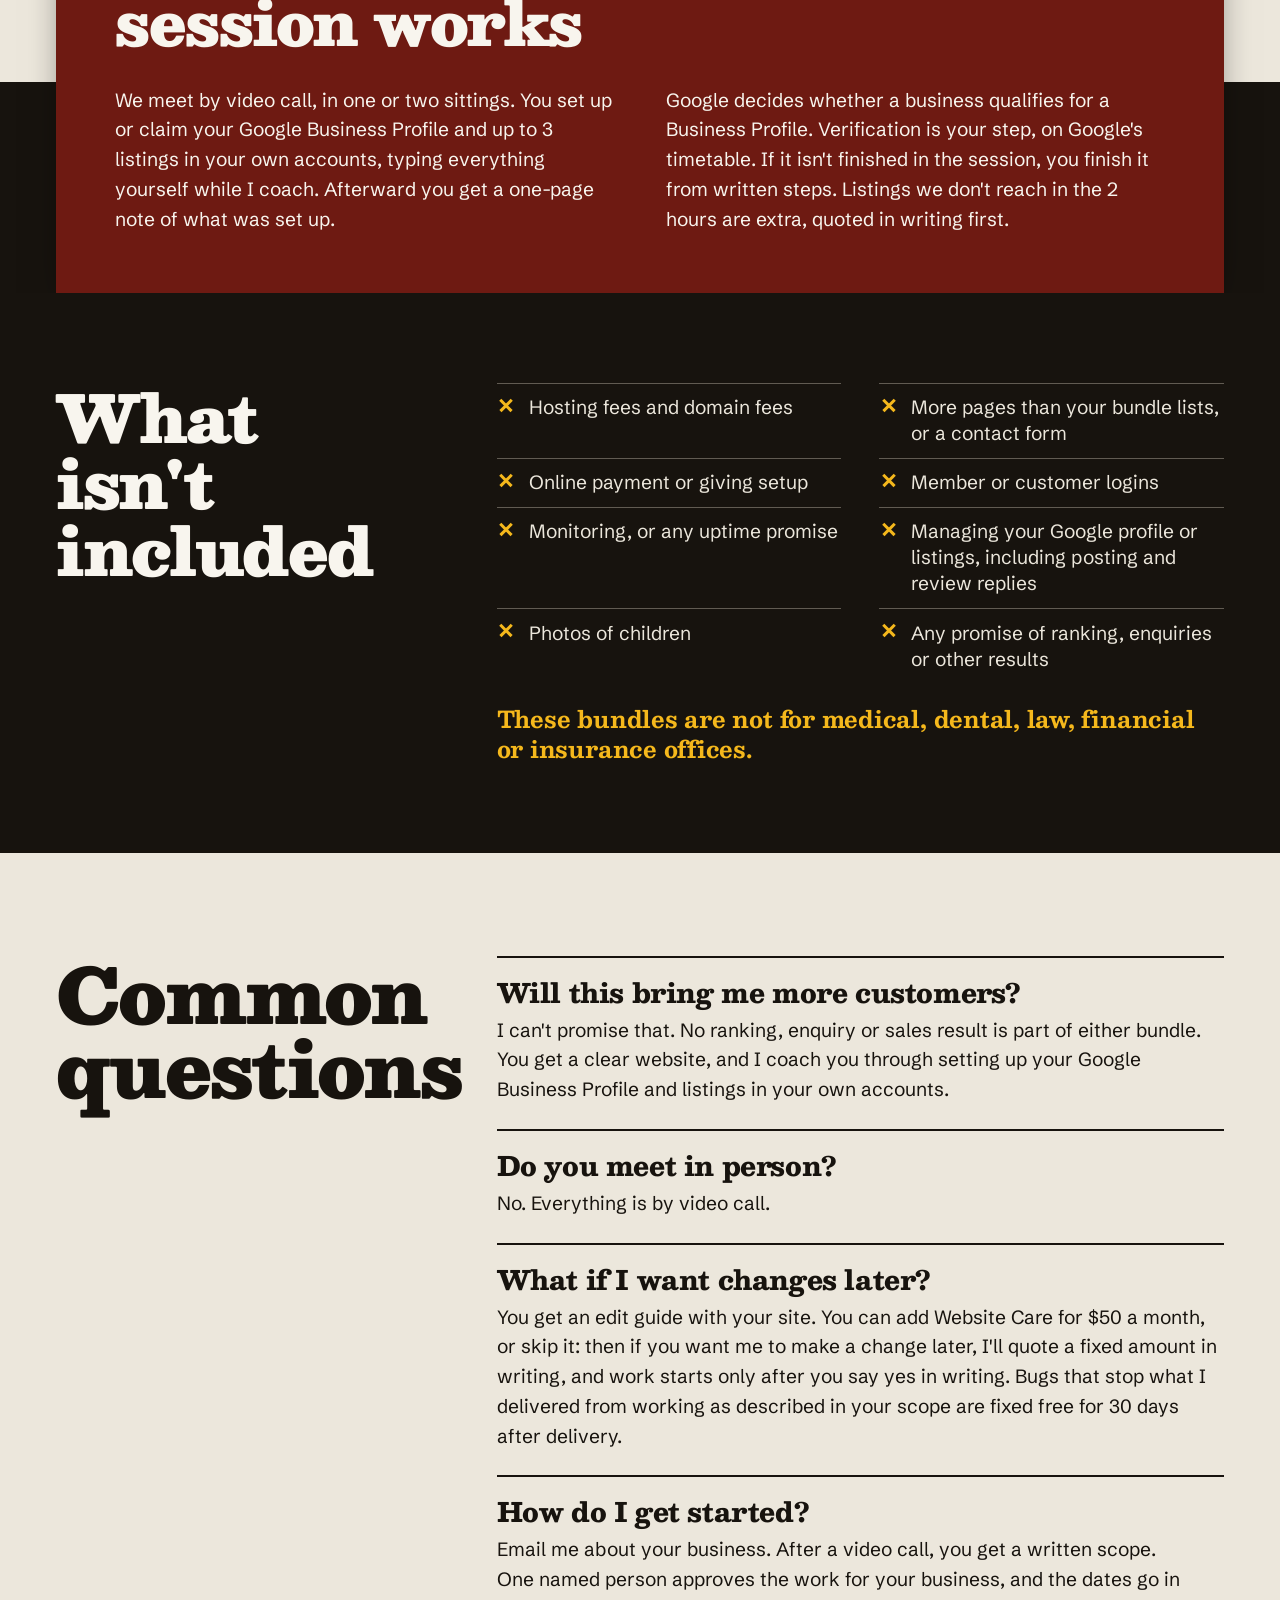
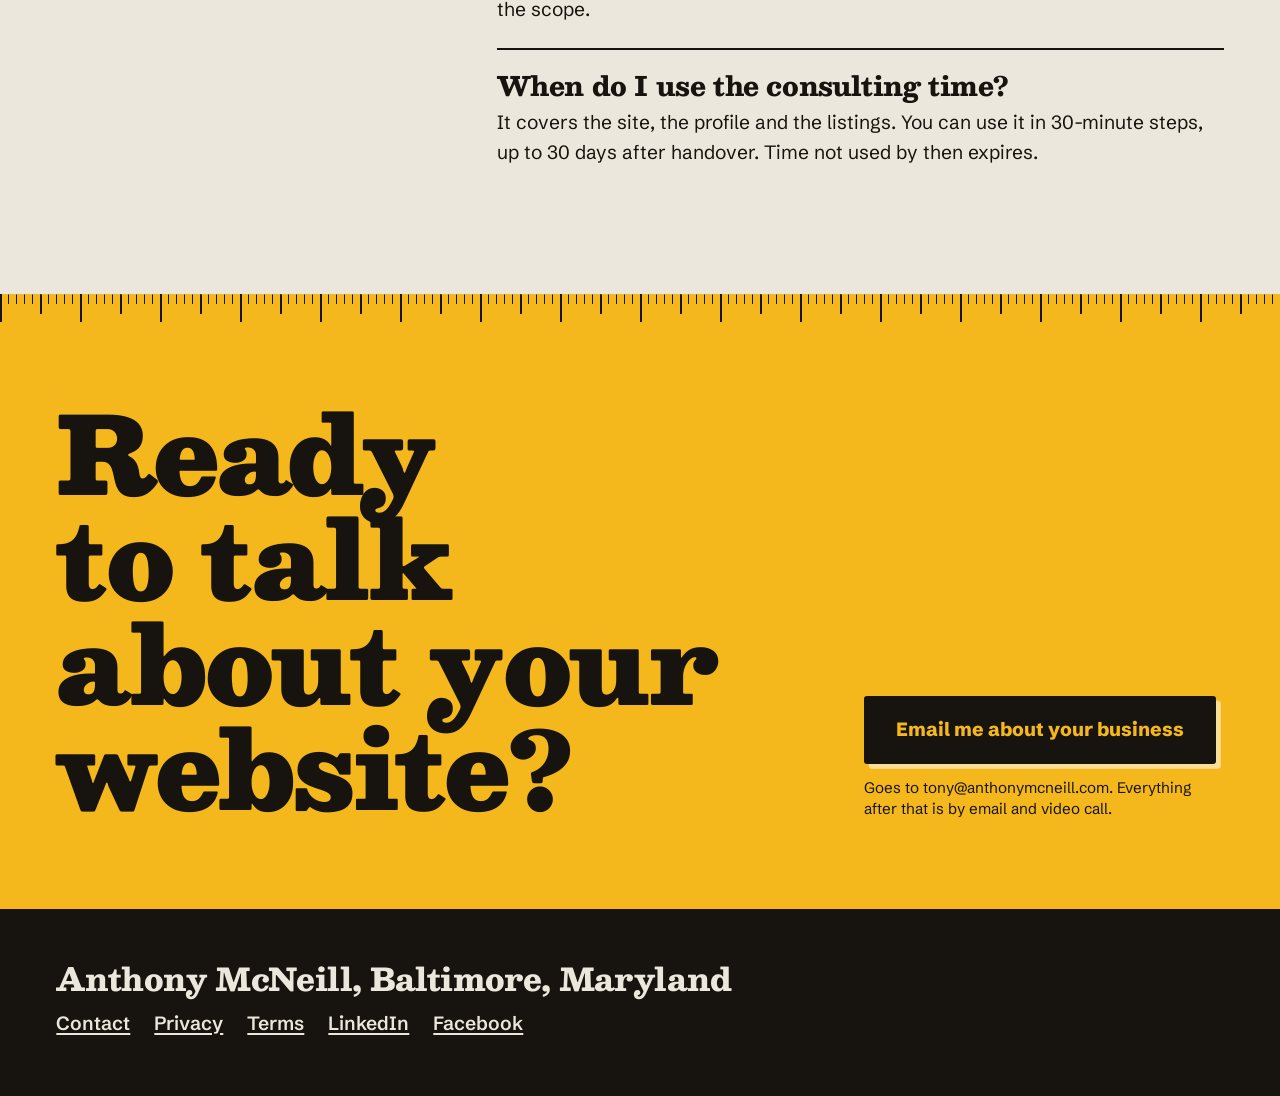
<file: websites.html>
<!doctype html>
<html lang="en">
<head>
  <meta charset="utf-8">
  <meta name="viewport" content="width=device-width, initial-scale=1">
  <title>Websites for Baltimore Small Businesses and Trades | Anthony McNeill</title>
  <meta name="description" content="Simple websites published to a hosting account you own. Website bundles for small businesses in the Baltimore area, by video call.">
  <meta property="og:title" content="Websites for Baltimore Small Businesses and Trades | Anthony McNeill">
  <meta property="og:description" content="Simple websites published to a hosting account you own. Website bundles for small businesses in the Baltimore area, by video call.">
  <meta property="og:type" content="website">
  <link rel="canonical" href="https://anthonymcneill.com/websites.html">
  <meta property="og:url" content="https://anthonymcneill.com/websites.html">
  <link rel="icon" href="assets/favicon.svg" type="image/svg+xml">
  <link rel="stylesheet" href="assets/site.css">
</head>
<body class="pg-web">
  <a class="skip-link" href="#main">Skip to main content</a>
  <svg class="defs" width="0" height="0" aria-hidden="true" focusable="false">
    <defs>
      <linearGradient id="brass" x1="0" y1="0" x2="1" y2="1">
        <stop offset="0" stop-color="#f3dc95"/><stop offset=".45" stop-color="#c79a35"/><stop offset="1" stop-color="#8b6517"/>
      </linearGradient>
      <linearGradient id="gloss" x1="0" y1="0" x2="1" y2="1">
        <stop offset="0" stop-color="#fff" stop-opacity=".26"/><stop offset=".42" stop-color="#fff" stop-opacity="0"/>
      </linearGradient>
      <symbol id="fob" viewBox="0 0 200 300">
        <path d="M100 12 188 74V226L100 288 12 226V74Z" fill="currentColor" stroke="currentColor" stroke-width="20" stroke-linejoin="round"/>
        <path d="M100 12 188 74V226L100 288 12 226V74Z" fill="url(#gloss)"/>
        <path d="M100 26 176 80V220L100 274 24 220V80Z" fill="none" stroke="#fff" stroke-opacity=".26" stroke-width="2" stroke-linejoin="round"/>
        <circle cx="100" cy="48" r="13" fill="url(#brass)"/><circle cx="100" cy="48" r="7.5" fill="#17130e"/>
      </symbol>
      <symbol id="key" viewBox="0 0 600 220">
        <path fill-rule="evenodd" d="M110 8a102 102 0 1 0 0 204 102 102 0 0 0 96-68H420V168H446V144H474V176H504V144H532V160H560V144H578L596 112 578 80H206A102 102 0 0 0 110 8ZM72 110a30 30 0 1 1 60 0 30 30 0 0 1-60 0Z"/>
        <path d="M232 112H560" fill="none" stroke="#000" stroke-opacity=".28" stroke-width="7"/>
      </symbol>
    </defs>
  </svg>
  <header class="site-header">
    <div class="wrap">
      <a class="wordmark" href="index.html">
        <span class="wordmark-name">Anthony McNeill</span>
        <span class="wordmark-line">Websites and AI voice receptionists for small businesses</span>
      </a>
      <nav class="site-nav" aria-label="Main">
        <ul>
          <li><a href="websites.html" aria-current="page">Websites</a></li>
          <li><a href="ai-voice-receptionists.html">AI voice receptionists</a></li>
          <li><a href="contact.html">Contact</a></li>
        </ul>
      </nav>
    </div>
  </header>
  <main id="main">
    <section class="hero hero-web">
      <div class="wrap hero-solo">
        <p class="eyebrow">Websites</p>
        <h1>A simple website on a <em>hosting account you own</em></h1>
        <p class="lead">The website bundles give a small business a website and a coached session to set up its Google Business Profile and listings, all in its own accounts and all by video call.</p>
        <div class="cta-pair">
          <p><a class="button" href="mailto:tony@anthonymcneill.com?subject=About%20my%20business">Email me about your business</a></p>
          <p class="cta-note">Goes to tony@anthonymcneill.com. Everything after that is by email and video call.</p>
        </div>
      </div>
      <svg class="big-key" viewBox="0 0 600 220" aria-hidden="true" focusable="false"><use href="#key"/></svg>
      <div class="tape" aria-hidden="true"></div>
    </section>
    <section class="bundles" aria-labelledby="bundles-heading">
      <div class="wrap">
        <div class="bundles-head">
          <h2 id="bundles-heading">Two website bundles</h2>
          <p>I can't promise rankings, calls or customers. Prices are before tax. Your written scope sets what's included and the price for your job.</p>
        </div>
        <div class="tickets">
          <div class="ticket-shadow">
          <article class="ticket ticket-starter">
            <h3>Starter</h3>
            <p class="price">$505 <span>plus applicable taxes</span></p>
            <ul>
              <li>One mobile-friendly page</li>
              <li>Your text, logo and photos placed</li>
              <li>Tap-to-call button</li>
              <li>Page title and description</li>
              <li>Published to your hosting account</li>
              <li>Short edit guide</li>
              <li>1 revision round</li>
              <li>Written domain-hookup steps you follow, and a check that your domain reaches the site</li>
              <li>Coached Google Business Profile and listings session, up to 2 hours</li>
              <li>1 hour of consulting by video call</li>
            </ul>
          </article>
          </div>
          <div class="ticket-shadow">
          <article class="ticket ticket-standard">
            <h3>Standard</h3>
            <p class="price">$885 <span>plus applicable taxes</span></p>
            <ul>
              <li>Up to 4 pages, with simple navigation</li>
              <li>Your text, logo and photos placed</li>
              <li>Tap-to-call button</li>
              <li>Titles, descriptions and headings on each page</li>
              <li>Link to your Google Business Profile</li>
              <li>Published to your hosting account</li>
              <li>Edit guide</li>
              <li>2 revision rounds</li>
              <li>Written domain-hookup steps you follow, and a check that your domain reaches the site</li>
              <li>Coached Google Business Profile and listings session, up to 2 hours</li>
              <li>2 hours of consulting by video call</li>
            </ul>
          </article>
          </div>
        </div>
        <div class="care-web">
          <h3>Optional: Website Care</h3>
          <p class="care-price">$50 a month <span>plus applicable taxes</span></p>
          <p>Up to 40 minutes of text and photo edits a month, and a monthly check that your site loads and your domain and HTTPS work, with a short note of what I checked. Month to month: cancel any time by email with 30 days' notice. Unused time doesn't roll over. It's not monitoring, and there's no uptime promise.</p>
        </div>
      </div>
    </section>
    <section class="own" aria-labelledby="own-heading">
      <div class="wrap own-grid">
        <h2 id="own-heading">You own it</h2>
        <div class="own-copy">
          <p class="own-first">You own your hosting and your domain. You buy them and pay those providers directly. I don't offer hosting.</p>
          <p>I hold no login to your domain, DNS, Google or listings accounts, and no owner or billing role on your hosting. If publishing needs access, you invite me to that one new site project, named in your written scope, and you remove the invite at handover. With Website Care, the invite stays until you end the plan, and you can remove it any time.</p>
        </div>
      </div>
    </section>
    <section class="session" aria-labelledby="session-heading">
      <div class="wrap">
        <div class="session-panel">
          <h2 id="session-heading">How the coached session works</h2>
          <div class="two-col">
            <p>We meet by video call, in one or two sittings. You set up or claim your Google Business Profile and up to 3 listings in your own accounts, typing everything yourself while I coach. Afterward you get a one-page note of what was set up.</p>
            <p>Google decides whether a business qualifies for a Business Profile. Verification is your step, on Google's timetable. If it isn't finished in the session, you finish it from written steps. Listings we don't reach in the 2 hours are extra, quoted in writing first.</p>
          </div>
        </div>
      </div>
    </section>
    <section class="excluded" aria-labelledby="excluded-heading">
      <div class="wrap excluded-grid">
        <h2 id="excluded-heading">What isn't included</h2>
        <div>
          <ul class="crossed">
            <li>Hosting fees and domain fees</li>
            <li>More pages than your bundle lists, or a contact form</li>
            <li>Online payment or giving setup</li>
            <li>Member or customer logins</li>
            <li>Monitoring, or any uptime promise</li>
            <li>Managing your Google profile or listings, including posting and review replies</li>
            <li>Photos of children</li>
            <li>Any promise of ranking, enquiries or other results</li>
          </ul>
          <p class="fence">These bundles are not for medical, dental, law, financial or insurance offices.</p>
        </div>
      </div>
    </section>
    <section class="faq" aria-labelledby="faq-heading">
      <div class="wrap faq-grid">
        <h2 id="faq-heading">Common questions</h2>
        <div class="faq-list">
          <div class="qa"><h3>Will this bring me more customers?</h3><p>I can't promise that. No ranking, enquiry or sales result is part of either bundle. You get a clear website, and I coach you through setting up your Google Business Profile and listings in your own accounts.</p></div>
          <div class="qa"><h3>Do you meet in person?</h3><p>No. Everything is by video call.</p></div>
          <div class="qa"><h3>What if I want changes later?</h3><p>You get an edit guide with your site. You can add Website Care for $50 a month, or skip it: then if you want me to make a change later, I'll quote a fixed amount in writing, and work starts only after you say yes in writing. Bugs that stop what I delivered from working as described in your scope are fixed free for 30 days after delivery.</p></div>
          <div class="qa"><h3>How do I get started?</h3><p>Email me about your business. After a video call, you get a written scope. One named person approves the work for your business, and the dates go in the scope.</p></div>
          <div class="qa"><h3>When do I use the consulting time?</h3><p>It covers the site, the profile and the listings. You can use it in 30-minute steps, up to 30 days after handover. Time not used by then expires.</p></div>
        </div>
      </div>
    </section>
    <section class="cta-band" aria-labelledby="cta-heading">
      <div class="tape" aria-hidden="true"></div>
      <div class="wrap">
        <h2 id="cta-heading">Ready to talk about your website?</h2>
        <div class="cta-pair">
          <p><a class="button" href="mailto:tony@anthonymcneill.com?subject=About%20my%20business">Email me about your business</a></p>
          <p class="cta-note">Goes to tony@anthonymcneill.com. Everything after that is by email and video call.</p>
        </div>
      </div>
    </section>
  </main>
  <footer class="site-footer">
    <div class="wrap">
      <p>Anthony McNeill, Baltimore, Maryland</p>
      <ul>
        <li><a href="contact.html">Contact</a></li>
        <li><a href="privacy.html">Privacy</a></li>
        <li><a href="terms.html">Terms</a></li>
        <li><a href="https://www.linkedin.com/in/anthony-mcneill-573649186" rel="noopener">LinkedIn</a></li>
        <li><a href="https://www.facebook.com/anthony.mcneill.121" rel="noopener">Facebook</a></li>
      </ul>
    </div>
  </footer>
</body>
</html>
</file>
<file: assets/site.css>
/* Anthony McNeill site.
   Plain CSS, no build step. Nothing here loads from another site.
   Fonts are self-hosted and open licensed: see assets/fonts/OFL-*.txt.

   Palette
   --tape    #F5B81C  tape-measure yellow, the signature field and the call to action
   --ink     #17130E  warm black, secondary field and all text on yellow
   --marble  #ECE7DC  Baltimore marble-step grey, the dominant reading ground
   --ox      #6E1A12  oxblood enamel, the colour of the phone work */

@font-face { font-family: "Besley"; src: url("fonts/besley-latin-wght-normal.woff2") format("woff2"); font-weight: 400 900; font-style: normal; font-display: swap; }
@font-face { font-family: "Besley"; src: url("fonts/besley-latin-wght-italic.woff2") format("woff2"); font-weight: 400 900; font-style: italic; font-display: swap; }
@font-face { font-family: "Schibsted Grotesk"; src: url("fonts/schibsted-grotesk-latin-wght-normal.woff2") format("woff2"); font-weight: 400 900; font-style: normal; font-display: swap; }

:root {
  --tape: #f5b81c;
  --ink: #17130e;
  --ink-2: #241e16;
  --marble: #ece7dc;
  --marble-hi: #f8f5ee;
  --ox: #6e1a12;

  --display: "Besley", Rockwell, "Rockwell Nova", "Roboto Slab", Georgia, "Noto Serif", serif;
  --text: "Schibsted Grotesk", "Segoe UI", -apple-system, BlinkMacSystemFont, Roboto, "Helvetica Neue", Arial, sans-serif;

  --gut: clamp(1.1rem, 4.4vw, 4.5rem);
  --sec: clamp(4.5rem, 10vw, 9.5rem);
}

*, *::before, *::after { box-sizing: border-box; }
html { -webkit-text-size-adjust: 100%; overflow-x: clip; scroll-behavior: smooth; }
body {
  margin: 0; overflow-x: clip; display: flex; flex-direction: column; min-height: 100vh;
  background: var(--marble); color: var(--ink);
  font-family: var(--text); font-size: clamp(1.0625rem, 0.98rem + 0.3vw, 1.2rem); line-height: 1.55;
  font-optical-sizing: auto; -webkit-font-smoothing: antialiased;
}
h1, h2, h3, p, ul, ol, dl, dd { margin: 0; padding: 0; }
ul, ol { list-style: none; }
h1, h2, h3 { font-family: var(--display); font-weight: 900; line-height: 1.02; letter-spacing: -0.025em; text-wrap: balance; }
p { max-width: 62ch; text-wrap: pretty; }
a { color: inherit; text-decoration-thickness: 2px; text-underline-offset: 0.18em; }
a:hover { text-decoration-thickness: 4px; }
:focus-visible { outline: 3px solid currentColor; outline-offset: 3px; border-radius: 2px; }
.defs { position: absolute; }
main { flex: 1 0 auto; }

.wrap { width: min(100%, 92rem); margin-inline: auto; padding-inline: var(--gut); }

.skip-link {
  position: absolute; left: 0.75rem; top: -5rem; z-index: 50; padding: 0.7rem 1rem;
  background: var(--ink); color: var(--marble-hi); font-weight: 700;
}
.skip-link:focus { top: 0.75rem; }

/* Draft markers: removed at launch */
.draft-banner {
  max-width: none; margin: 0; padding: 0.4rem var(--gut); background: var(--ink); color: var(--tape);
  font-size: 0.875rem; font-weight: 600; line-height: 1.35;
}
.draft-note {
  max-width: none; margin-block: 0 clamp(2.5rem, 5vw, 4rem); padding: 0.9rem 1.1rem;
  background: var(--ink-2); color: var(--tape); border: 2px dashed var(--tape); font-size: 1rem;
}

/* Header */
.site-header { position: relative; z-index: 6; }
.site-header .wrap {
  display: flex; flex-wrap: wrap; align-items: baseline; justify-content: space-between;
  gap: 0.35rem 2rem; padding-block: clamp(0.8rem, 1.6vw, 1.5rem) clamp(0.5rem, 1vw, 1rem);
}
.wordmark { display: block; text-decoration: none; }
.wordmark-name { display: block; font-family: var(--display); font-weight: 900; font-size: clamp(1.3rem, 1.05rem + 1vw, 1.75rem); letter-spacing: -0.03em; line-height: 1.1; }
.wordmark-line { display: block; font-size: 0.8125rem; font-weight: 500; line-height: 1.3; }
.site-nav ul { display: flex; flex-wrap: wrap; gap: 0 clamp(1rem, 2vw, 2.2rem); }
.site-nav a { display: inline-block; padding-block: 0.45rem; font-size: 0.975rem; font-weight: 700; text-decoration: none; background: linear-gradient(currentColor 0 0) left 88% / 0 3px no-repeat; transition: background-size 0.25s ease; }
.site-nav a:hover, .site-nav a[aria-current="page"] { background-size: 100% 3px; }

.pg-home .site-header, .pg-web .site-header { background: var(--tape); }
.pg-ai .site-header { background: var(--ox); color: var(--marble-hi); }
.pg-contact .site-header { background: var(--ink); color: var(--marble-hi); }
.pg-plain .site-header { background: var(--marble); }

/* Tape-measure edge: the transition out of every yellow field */
.tape {
  height: 1.75rem; position: relative; z-index: 1;
  background:
    repeating-linear-gradient(90deg, var(--ink) 0 2px, transparent 2px 5rem) 0 100% / 100% 100% no-repeat,
    repeating-linear-gradient(90deg, var(--ink) 0 2px, transparent 2px 2.5rem) 0 100% / 100% 70% no-repeat,
    repeating-linear-gradient(90deg, var(--ink) 0 1px, transparent 1px 0.5rem) 0 100% / 100% 34% no-repeat;
}

/* Shared hero pieces */
.hero { position: relative; }
.eyebrow { font-size: clamp(0.95rem, 0.9rem + 0.25vw, 1.1rem); font-weight: 700; line-height: 1.3; max-width: none; }
.hero h1 { margin-top: clamp(0.8rem, 1.5vw, 1.25rem); }
.hero h1 em { font-style: italic; }
.lead { margin-top: clamp(1rem, 2vw, 1.6rem); font-size: clamp(1.15rem, 1rem + 0.6vw, 1.5rem); line-height: 1.4; font-weight: 500; }
.lead a { font-weight: 700; }

.cta-pair { margin-top: clamp(1.2rem, 2.4vw, 2rem); }
.button {
  display: inline-flex; align-items: center; justify-content: center; min-height: 3.5rem; padding: 0.8rem 1.5rem;
  background: var(--ink); color: var(--tape); border-radius: 3px;
  font-weight: 800; font-size: 1.0625rem; line-height: 1.2; text-decoration: none; text-align: center;
  box-shadow: 0.3rem 0.3rem 0 var(--btn-shadow, #fff8); transition: transform 0.14s ease, box-shadow 0.14s ease;
}
.button:hover { transform: translate(0.15rem, 0.15rem); box-shadow: 0.15rem 0.15rem 0 var(--btn-shadow, #fff8); }
.button:active { transform: translate(0.3rem, 0.3rem); box-shadow: 0 0 0 var(--btn-shadow, #fff8); }
.cta-note { margin-top: 0.8rem; font-size: 0.95rem; line-height: 1.4; max-width: 40ch; }

/* Home hero */
.hero-home { background: var(--tape); z-index: 2; overflow-x: clip; }
.hero-grid {
  display: grid; grid-template-columns: minmax(0, 1fr) clamp(21rem, 31vw, 29rem); gap: clamp(1.5rem, 4vw, 5rem);
  padding-block: clamp(1rem, 2.4vw, 2.5rem) clamp(2.5rem, 4vw, 4rem);
}
.hero-home h1 { font-size: clamp(2.5rem, 1.1rem + 4.75vw, 5.75rem); line-height: 1; }
.hero-home h1 em { font-weight: 800; }

/* Hook rail and fobs */
.yours { position: relative; align-self: stretch; }
.yours h2 {
  position: relative; z-index: 2; margin-right: calc(-1 * var(--gut)); padding: 0.6rem var(--gut) 0.6rem 1.1rem;
  background: var(--ink); color: var(--tape); font-size: clamp(1.15rem, 1rem + 0.5vw, 1.5rem); letter-spacing: -0.01em;
  box-shadow: 0 0.55rem 0.9rem -0.3rem rgb(60 35 0 / 0.55);
}
.yours ul { position: relative; height: clamp(38rem, 47vw, 44rem); --w: clamp(10.5rem, 13.4vw, 12.6rem); }
.fob { position: absolute; left: var(--x); top: var(--drop); width: var(--w); aspect-ratio: 2 / 3; }
.fob:nth-child(1) { --x: 0%; --drop: 1.2rem; --delay: 0s; }
.fob:nth-child(2) { --x: calc(100% - var(--w)); --drop: 6rem; --delay: 0.25s; }
.fob:nth-child(3) { --x: calc(50% - var(--w) / 2); --drop: 19.5rem; --delay: 0.5s; }
.fob-swing {
  position: absolute; inset: 0; display: block; transform-origin: 50% calc(-1 * var(--drop));
  filter: drop-shadow(0.5rem 0.9rem 0.45rem rgb(70 40 0 / 0.42));
}
.fob-swing::before {
  /* the chain up to the rail */
  content: ""; position: absolute; left: calc(50% - 1.5px); bottom: 84%; width: 3px; height: calc(var(--drop) + 16%);
  background: repeating-linear-gradient(180deg, #8b6517 0 5px, #e8cd83 5px 9px);
}
.fob-body { position: absolute; inset: 0; width: 100%; height: 100%; overflow: visible; }
.fob-key { position: absolute; width: 172%; left: 38%; top: 8%; transform: rotate(70deg); transform-origin: 8% 50%; }
.fob-text {
  position: absolute; inset: 28% 13% 18%; display: flex; align-items: center; justify-content: center; text-align: center;
  font-family: var(--display); font-weight: 800; font-size: clamp(1.05rem, 0.75rem + 0.84vw, 1.5rem); line-height: 1.12; letter-spacing: -0.015em;
}
.fob-ink { color: var(--ink); } .fob-ink .fob-text { color: var(--tape); }
.fob-marble { color: var(--marble-hi); } .fob-marble .fob-text { color: var(--ink); }
.fob-ox { color: var(--ox); } .fob-ox .fob-text { color: var(--marble-hi); }

/* What I do */
.services { position: relative; overflow-x: clip; background: var(--ink); color: var(--marble); padding-block: clamp(4rem, 9vw, 8.5rem) 0; }
.services h2 { font-size: clamp(1.6rem, 1.2rem + 1.6vw, 2.75rem); font-weight: 500; font-style: italic; letter-spacing: -0.015em; }
.tag {
  display: inline-block; padding: 0.22rem 0.7rem 0.2rem 1.5rem; background: var(--tag, var(--tape)); color: var(--ink);
  font-size: 0.9rem; font-weight: 800; line-height: 1.35; clip-path: polygon(0.7rem 0, 100% 0, 100% 100%, 0.7rem 100%, 0 50%);
}
.svc-lead { margin-top: clamp(1.8rem, 4vw, 3rem); }
.svc-lead h3 {
  margin: 0.2rem 0 0 -0.04em; color: var(--tape); font-size: clamp(3.4rem, 17.7vw, 17rem); line-height: 0.96; letter-spacing: -0.045em;
}
.svc-body { display: grid; gap: 1rem; margin-top: clamp(1rem, 2.4vw, 2rem); }
.svc-body p:first-child { font-size: clamp(1.15rem, 1rem + 0.65vw, 1.6rem); line-height: 1.38; }
.more {
  display: inline-block; padding-block: 0.35rem; font-weight: 800; color: var(--link, var(--tape));
  text-decoration: underline; text-decoration-thickness: 3px; text-underline-offset: 0.26em;
}
.svc-second {
  position: relative; z-index: 2; margin-top: clamp(3rem, 7vw, 6rem); padding: clamp(1.6rem, 3.6vw, 3.4rem);
  background: var(--ox); color: var(--marble-hi); border-radius: 3px;
  box-shadow: 0 2rem 3rem -1.4rem #000;
}
.svc-second h3 { margin: 0.7rem 0 1rem; font-size: clamp(2rem, 1.2rem + 3vw, 4.2rem); }
.svc-second p + p { margin-top: 1rem; }
.svc-second .tag { --tag: var(--marble-hi); }
.svc-second .cord { position: absolute; left: 100%; top: 34%; width: 100vw; height: 7.5rem; margin-left: -0.5rem; }

/* Coiled phone cord */
.cord { display: block; overflow: visible; pointer-events: none; }
.cord path { fill: none; stroke: var(--tape); stroke-width: 4; stroke-linejoin: round; stroke-linecap: round; vector-effect: non-scaling-stroke; }

/* Marble stairs: how it works. The stairs are the section transition: ink above, marble below */
.how { position: relative; background: var(--ink); color: var(--marble); padding-top: clamp(4rem, 8vw, 7rem); overflow: clip; }
.how h2 { font-size: clamp(2.7rem, 1.3rem + 6vw, 7.5rem); color: var(--marble-hi); max-width: 8ch; line-height: 0.98; }
.stairs { counter-reset: step; display: grid; margin-top: clamp(1.8rem, 4vw, 3rem); color: var(--ink); }
.stairs li {
  position: relative; counter-increment: step; max-width: none; padding: 0.95rem 1.2rem 1.4rem;
  background: var(--marble); border-top: 0.45rem solid var(--marble-hi);
  box-shadow: 0 -0.9rem 1.2rem -0.5rem #0009;
}
.stairs li::before {
  content: counter(step); display: block; font-family: var(--display); font-style: italic; font-weight: 500;
  font-size: clamp(2.6rem, 2rem + 2.4vw, 4.75rem); line-height: 1; color: var(--ox);
}
.stairs strong { display: block; margin: 0.35rem 0 0.2rem; font-family: var(--display); font-weight: 800; font-size: clamp(1.25rem, 1.1rem + 0.7vw, 1.75rem); line-height: 1.12; letter-spacing: -0.015em; }

/* Sample */
.sample { position: relative; background: var(--marble); padding-block: clamp(3.5rem, 8vw, 8rem); }
.sample::after {
  content: ""; position: absolute; inset: 0 0 0 auto; width: clamp(0.8rem, 2.6vw, 2.5rem); background-color: var(--tape);
  background-image:
    repeating-linear-gradient(0deg, var(--ink) 0 2px, transparent 2px 5rem),
    repeating-linear-gradient(0deg, var(--ink) 0 1px, transparent 1px 0.5rem);
  background-size: 62% 100%, 30% 100%; background-repeat: no-repeat; background-position: 0 0, 0 0;
}
.sample-grid { display: grid; gap: 1.2rem clamp(2rem, 6vw, 6rem); }
.sample h2, .access h2 { font-size: clamp(1.5rem, 1.2rem + 1.2vw, 2.25rem); font-weight: 500; font-style: italic; letter-spacing: -0.015em; }
.sample p, .access p { max-width: 31em; font-family: var(--display); font-weight: 500; font-size: clamp(1.5rem, 1.1rem + 1.75vw, 3rem); line-height: 1.22; letter-spacing: -0.015em; }
.access p a { text-decoration-thickness: 3px; overflow-wrap: anywhere; }

/* Closing call to action */
.cta-band { background: var(--tape); padding-bottom: clamp(3.5rem, 7vw, 7rem); }
.cta-band .tape { transform: scaleY(-1); margin-bottom: clamp(3rem, 6vw, 6rem); }
.cta-band h2 { font-size: clamp(2.7rem, 1.1rem + 7vw, 8.6rem); line-height: 0.98; max-width: 12ch; }
.cta-band .wrap { display: grid; gap: clamp(1.2rem, 3vw, 2.5rem); }

/* Footer */
.site-footer { background: var(--ink); color: var(--marble); padding-block: clamp(2rem, 4vw, 3.5rem); }
.site-footer .wrap { display: flex; flex-wrap: wrap; align-items: baseline; justify-content: space-between; gap: 0.4rem 2.5rem; }
.site-footer p { max-width: none; font-family: var(--display); font-weight: 800; font-size: clamp(1.25rem, 1rem + 1.2vw, 2.1rem); letter-spacing: -0.02em; line-height: 1.15; }
.site-footer ul { display: flex; flex-wrap: wrap; gap: 0 1.5rem; }
.site-footer a { display: inline-block; padding-block: 0.4rem; font-weight: 600; }

/* Websites */
.hero-web { background: var(--tape); overflow: clip; z-index: 2; }
.hero-solo { position: relative; z-index: 1; padding-block: clamp(1.5rem, 3vw, 3rem) clamp(2.5rem, 5vw, 5rem); }
.hero-web h1, .hero-ai h1 { font-size: clamp(2.7rem, 1.2rem + 6.3vw, 7.6rem); line-height: 0.98; max-width: 11.5em; }
.hero-ai h1 { font-size: clamp(2.7rem, 1.25rem + 4.6vw, 6.2rem); }
.hero-web h1 { max-width: 10.2em; }
.hero-web .lead { max-width: 40ch; }
.big-key { position: absolute; color: var(--ink); fill: currentColor; pointer-events: none; }
.hero-web .big-key { width: 104vw; left: 6vw; bottom: 2.6rem; transform: rotate(-5deg); }
.hero-web .hero-solo { padding-bottom: 46vw; }

.bundles { background: var(--ink); color: var(--marble); padding-block: clamp(3.5rem, 7vw, 7rem) clamp(4rem, 8vw, 8rem); }
.bundles-head { display: grid; gap: 1rem clamp(2rem, 6vw, 6rem); margin-bottom: clamp(2rem, 4vw, 3.5rem); }
.bundles h2 { font-size: clamp(2.3rem, 1.2rem + 4.5vw, 5.8rem); color: var(--marble-hi); max-width: 10em; }
.bundles-head p { font-size: 1.1em; }
.tickets { display: grid; gap: clamp(1.8rem, 4vw, 2.5rem); }
.ticket-shadow { filter: drop-shadow(0 1.4rem 1.3rem #000); }
.ticket {
  padding: clamp(1.8rem, 3.4vw, 3rem) clamp(1.3rem, 3vw, 2.75rem);
  background: var(--marble-hi); color: var(--ink);
  -webkit-mask: radial-gradient(circle at 0.75rem 0, #0000 0.45rem, #000 0.48rem) top / 1.5rem 51% repeat-x,
                radial-gradient(circle at 0.75rem 100%, #0000 0.45rem, #000 0.48rem) bottom / 1.5rem 51% repeat-x;
  mask: radial-gradient(circle at 0.75rem 0, #0000 0.45rem, #000 0.48rem) top / 1.5rem 51% repeat-x,
        radial-gradient(circle at 0.75rem 100%, #0000 0.45rem, #000 0.48rem) bottom / 1.5rem 51% repeat-x;
}
.ticket-standard { background: var(--tape); }
.ticket h3 { font-size: clamp(1.6rem, 1.3rem + 1.2vw, 2.4rem); font-style: italic; font-weight: 700; }
.price {
  display: flex; flex-wrap: wrap; align-items: baseline; gap: 0 0.7rem; max-width: none; margin-block: 0.15rem 1.1rem;
  font-family: var(--display); font-weight: 900; font-size: clamp(4.4rem, 3rem + 7vw, 9.5rem); line-height: 1; letter-spacing: -0.045em;
}
.price span { font-family: var(--text); font-size: clamp(1.25rem, 1rem + 0.6vw, 1.5rem); font-weight: 700; letter-spacing: 0; white-space: nowrap; }
.ticket li { padding-block: 0.55rem; border-top: 1px solid #17130e55; line-height: 1.35; font-size: 1.0625rem; }

.own { background: var(--marble); padding-block: clamp(3.5rem, 8vw, 8rem); }
.own-grid { display: grid; gap: 1.2rem clamp(2rem, 6vw, 6rem); }
.own h2 { font-size: clamp(3rem, 1rem + 10vw, 11.5rem); line-height: 0.92; letter-spacing: -0.04em; max-width: 6em; }
.own-copy p + p { margin-top: 1rem; }
.own-first { font-family: var(--display); font-weight: 600; font-size: clamp(1.4rem, 1.1rem + 1.2vw, 2.2rem); line-height: 1.22; letter-spacing: -0.015em; }

.session { background: linear-gradient(var(--marble) 0 50%, var(--ink) 50% 100%); }
.session-panel { padding: clamp(1.8rem, 4.6vw, 4.5rem); background: var(--ox); color: var(--marble-hi); box-shadow: 0 1.6rem 2.6rem -1.4rem #000; }
.session h2 { font-size: clamp(2rem, 1.2rem + 3.2vw, 4.4rem); max-width: 13em; margin-bottom: clamp(1.2rem, 2.6vw, 2.2rem); }
.two-col { display: grid; gap: 1rem clamp(1.5rem, 4vw, 3.5rem); }

.excluded { background: var(--ink); color: var(--marble); padding-block: clamp(3.5rem, 7vw, 7rem); }
.excluded-grid { display: grid; gap: 1.6rem clamp(2rem, 6vw, 6rem); }
.excluded h2 { font-size: clamp(2.2rem, 1.2rem + 3.6vw, 5rem); color: var(--marble-hi); max-width: 9em; }
.crossed { display: grid; gap: 0 clamp(1.5rem, 3vw, 3rem); align-content: start; }
.crossed li { position: relative; padding: 0.7rem 0 0.7rem 2rem; border-top: 1px solid var(--rule, #cfc8ba66); line-height: 1.35; }
.crossed li::before, .crossed li::after {
  content: ""; position: absolute; left: 0.1rem; top: 1.25rem; width: 1rem; height: 0.17rem; background: var(--tape); transform: rotate(45deg);
}
.crossed li::after { transform: rotate(-45deg); }
.fence { margin-top: 1.3rem; font-family: var(--display); font-weight: 700; font-size: clamp(1.15rem, 1.05rem + 0.5vw, 1.5rem); line-height: 1.28; letter-spacing: -0.01em; color: var(--tape); }

.faq { background: var(--marble); padding-block: clamp(3.5rem, 8vw, 8rem); }
.faq-grid { display: grid; gap: 1.5rem clamp(2rem, 6vw, 6rem); align-items: start; }
.faq h2 { font-size: clamp(2.4rem, 1.2rem + 4.4vw, 6rem); max-width: 7em; line-height: 0.98; }
.qa { padding-block: 1.2rem 1.5rem; border-top: 2px solid var(--ink); }
.qa h3 { margin-bottom: 0.5rem; font-size: clamp(1.3rem, 1.15rem + 0.65vw, 1.8rem); font-weight: 800; line-height: 1.15; letter-spacing: -0.015em; }

/* AI voice receptionists */
.hero-ai { background: var(--ox); color: var(--marble-hi); overflow: clip; }
.hero-ai h1 { max-width: 11.8em; }
.hero-ai h1 em { color: var(--tape); }
.hero-ai .lead { max-width: 46ch; font-size: clamp(1.1rem, 1rem + 0.5vw, 1.4rem); }
.quote-line { margin-top: 0.9rem; font-weight: 700; }
.hero-ai .button, .hero-contact .button { background: var(--tape); color: var(--ink); --btn-shadow: #0008; }
.cord-v { position: absolute; right: -3rem; top: -4rem; height: 150%; width: 26%; }
.cord-v path { stroke-width: 5; }

.callers { background: var(--tape); padding-block: clamp(3rem, 7vw, 7rem); }
.callers-grid { display: grid; gap: 1rem clamp(2rem, 6vw, 6rem); }
.callers h2 { font-size: clamp(1.5rem, 1.2rem + 1.2vw, 2.25rem); font-weight: 500; font-style: italic; letter-spacing: -0.015em; }
.callers p { max-width: 21em; font-family: var(--display); font-weight: 800; font-size: clamp(1.8rem, 1.15rem + 3.1vw, 4.2rem); line-height: 1.08; letter-spacing: -0.025em; }

.custom { background: var(--ink); color: var(--marble); padding-block: clamp(3.5rem, 8vw, 8rem); }
.custom h2 { font-size: clamp(1.5rem, 1.2rem + 1.2vw, 2.25rem); font-weight: 500; font-style: italic; letter-spacing: -0.015em; margin-bottom: clamp(1.2rem, 3vw, 2.5rem); }
.specimen > div { display: grid; gap: 0.2rem 3rem; padding-block: 0.9rem 1.15rem; border-top: 1px solid #cfc8ba66; }
.specimen dt { font-family: var(--display); font-weight: 900; font-size: clamp(2.5rem, 1.2rem + 7vw, 8.5rem); line-height: 1; letter-spacing: -0.04em; color: var(--tape); }
.specimen dd { align-self: center; max-width: 34ch; font-size: clamp(1.0625rem, 1rem + 0.4vw, 1.35rem); line-height: 1.38; }

.own-ai { background: var(--marble); }
.own-ai h2 { font-size: clamp(2.6rem, 1rem + 7vw, 8.2rem); line-height: 0.96; max-width: 7em; }

/* Contact */
.hero-contact { background: var(--ink); color: var(--marble-hi); }
.hero-contact h1 { color: var(--tape); font-size: clamp(3.1rem, 1rem + 10.6vw, 13rem); line-height: 0.94; letter-spacing: -0.04em; max-width: 9em; }
.hero-contact .cta-note { font-size: 1.05rem; font-weight: 600; }
.how-contact { padding-top: clamp(1rem, 3vw, 3rem); }
.dont { background: var(--marble); padding-block: clamp(3rem, 7vw, 7rem); }
.dont-grid { display: grid; gap: 1.8rem clamp(2rem, 6vw, 6rem); align-items: end; }
.dont-panel { padding: clamp(1.6rem, 4vw, 3.5rem); background: var(--ox); color: var(--marble-hi); box-shadow: 0 1.4rem 2.2rem -1.3rem #000; }
.dont h2 { font-size: clamp(2.2rem, 1.2rem + 3.6vw, 5rem); margin-bottom: 1.2rem; }
.dont-copy { font-size: clamp(1.0625rem, 1rem + 0.35vw, 1.3rem); }
.dont-copy p + p { margin-top: 1rem; }
.access { background: var(--marble-hi); padding-block: clamp(3rem, 7vw, 6.5rem); }

/* Placeholders and 404 */
.hero-plain { background: var(--marble); overflow: clip; }
.hero-plain h1 { font-size: clamp(3.4rem, 1rem + 12vw, 14rem); line-height: 0.94; letter-spacing: -0.04em; }
.placeholder { display: inline-block; margin-top: 1.5rem; padding: 0.5rem 0.9rem; background: var(--ink); color: var(--tape); font-weight: 700; }
.hero-404 .hero-solo { padding-bottom: clamp(9rem, 22vw, 20rem); }
.hero-404 .big-key { width: min(78rem, 118vw); right: -12vw; bottom: 0; color: var(--tape); }

@media (max-width: 47.99rem) {
  .stairs { margin-right: calc(-1 * var(--gut)); }
  .stairs li { box-shadow: none; padding-right: var(--gut); }
  .stairs li:nth-child(2) { margin-left: 8%; }
  .stairs li:nth-child(3) { margin-left: 16%; }
  .stairs li:nth-child(4) { margin-left: 24%; }
  .stairs li + li { margin-top: -0.45rem; }
  .svc-second .cord { display: none; }
  .sample .wrap { padding-right: calc(var(--gut) + 0.8rem); }
  .cord-v { width: 46%; right: -18%; top: -2rem; opacity: 0.5; }
}

/* Tablet and up */
@media (min-width: 48rem) {
  .stairs { grid-template-columns: repeat(4, 1fr); align-items: end; margin-top: -3.5rem; }
  .stairs li { padding: 1.1rem clamp(1rem, 1.8vw, 1.7rem) 2rem; }
  .stairs li:nth-child(1) { min-height: 15.5rem; }
  .stairs li:nth-child(2) { min-height: 20.5rem; }
  .stairs li:nth-child(3) { min-height: 25.5rem; }
  .stairs li:nth-child(4) { min-height: 30.5rem; }
  .how h2 { position: relative; z-index: 1; }
  .how-contact h2 { max-width: 6.5ch; }

  .svc-body { grid-template-columns: minmax(0, 7fr) minmax(0, 4fr); gap: clamp(2rem, 5vw, 5rem); align-items: end; }
  .svc-second { width: min(100%, 44rem); margin-left: auto; margin-right: clamp(0rem, 12vw, 12rem); }
  .svc-second .cord { display: none; }

  .sample-grid, .bundles-head, .callers-grid, .own-grid { grid-template-columns: minmax(0, 4fr) minmax(0, 8fr); align-items: start; }
  .bundles-head { grid-template-columns: minmax(0, 7fr) minmax(0, 5fr); align-items: end; }
  .own-grid { grid-template-columns: minmax(0, 7fr) minmax(0, 6fr); align-items: end; }
  .two-col { grid-template-columns: 1fr 1fr; }
  .excluded-grid { grid-template-columns: minmax(0, 4fr) minmax(0, 8fr); }
  .crossed { grid-template-columns: 1fr 1fr; }
  .crossed-one { grid-template-columns: 1fr; }
  .faq-grid { grid-template-columns: minmax(0, 4fr) minmax(0, 8fr); }
  .faq h2 { position: sticky; top: 2rem; }
  .specimen > div { grid-template-columns: minmax(0, 7fr) minmax(0, 4fr); }
  .dont-grid { grid-template-columns: minmax(0, 7fr) minmax(0, 5fr); }
  .tickets { grid-template-columns: minmax(0, 5fr) minmax(0, 7fr); align-items: start; }
  .tickets > :first-child { margin-top: 5rem; }
  .ticket-standard ul { columns: 2; column-gap: 2rem; }
  .ticket-standard li { break-inside: avoid; }
  .hero-copy > .cta-pair { display: flex; align-items: center; gap: 1.4rem; }
  .hero-copy > .cta-pair .cta-note { margin-top: 0; max-width: 30ch; }
  .hero-web .big-key { width: 62vw; left: auto; right: -12vw; bottom: 3rem; transform: rotate(-24deg); }
  .hero-web .hero-solo { padding-bottom: clamp(4rem, 7vw, 7rem); }
  .hero-web .lead, .hero-web .cta-pair { max-width: min(44ch, 52vw); }
}

@media (min-width: 62rem) {
  .cta-band .wrap { grid-template-columns: minmax(0, 1fr) auto; align-items: end; }
  .cta-band .cta-pair { margin-top: 0; }
  .cta-band .button { min-height: 4.25rem; padding-inline: 2rem; font-size: 1.2rem; }
}
@media (min-width: 75rem) {
  .svc-second { margin-bottom: -7rem; }
  .svc-second .cord { display: block; left: auto; right: 100%; top: 40%; margin: 0 -0.5rem 0 0; transform: scaleX(-1); }
}

/* Under the two-column hero, fobs get their own hanging wall */
@media (max-width: 61.99rem) {
  .hero-grid { grid-template-columns: minmax(0, 1fr); padding-bottom: 1rem; }
  .yours { margin-inline: calc(-1 * var(--gut)); }
  .yours h2 { margin-right: 0; padding-left: var(--gut); }
  .yours ul { height: 33rem; margin-inline: var(--gut); --w: min(44vw, 13rem); }
  .fob:nth-child(1) { --x: 2%; --drop: 1.1rem; }
  .fob:nth-child(2) { --x: calc(100% - var(--w) - 1%); --drop: 5.2rem; }
  .fob:nth-child(3) { --drop: 16rem; }
  .fob-text { font-size: clamp(0.98rem, 0.72rem + 1.3vw, 1.3rem); inset: 27% 12% 17%; }
}
@media (max-width: 22.4rem) {
  .yours ul { height: 30rem; }
  .site-nav ul { gap: 0 0.6rem; }
  .site-nav a { font-size: 0.84rem; }
  .hero-home h1 { font-size: 2.25rem; }
  .fob:nth-child(3) { --drop: 14.2rem; }
  .button { width: 100%; padding-inline: 0.8rem; font-size: 1rem; }
}

/* Trades landing page */
.pg-trades .site-header { background: var(--tape); }
.hero-trades h1 { font-size: clamp(2.6rem, 1.15rem + 5.2vw, 6.4rem); max-width: 11em; }

.customers { background: var(--marble); padding-block: clamp(3.5rem, 8vw, 8rem); }
.customers-grid { display: grid; gap: clamp(2.5rem, 6vw, 6rem); align-items: center; }
.customers h2 { font-size: clamp(1.5rem, 1.2rem + 1.2vw, 2.25rem); font-weight: 500; font-style: italic; letter-spacing: -0.015em; }
.customers-line { margin-top: 1rem; font-family: var(--display); font-weight: 800; font-size: clamp(1.8rem, 1.15rem + 3vw, 4.2rem); line-height: 1.1; letter-spacing: -0.025em; }
.phone { width: min(17rem, 74vw); margin-inline: auto; padding: 1.5rem 0.65rem 1.5rem; background: var(--ink); border-radius: 2.1rem; box-shadow: 0.7rem 0.9rem 0 #17130e30; }
.phone-screen { display: grid; gap: 0.55rem; padding: 0.7rem; background: var(--marble-hi); border-radius: 0.9rem; }
.phone-screen span { display: flex; align-items: center; padding: 0.6rem 0.75rem; font-size: 0.95rem; font-weight: 700; line-height: 1.2; background: var(--marble); }
.phone-screen .phone-do { min-height: 5rem; background: var(--tape); font-family: var(--display); font-weight: 900; font-size: 1.15rem; }
.phone-screen .phone-photos { min-height: 7.5rem; background: repeating-linear-gradient(135deg, #17130e1f 0 2px, transparent 2px 0.8rem), var(--marble); }
.phone-screen .phone-call { justify-content: center; min-height: 3.25rem; background: var(--ox); color: var(--marble-hi); border-radius: 3px; text-align: center; }

.stays { background: var(--marble); padding-block: clamp(3.5rem, 8vw, 8rem); overflow-x: clip; }
.stays-grid { display: grid; gap: clamp(2.5rem, 5vw, 5rem); align-items: start; }
.stays h2 { font-size: clamp(3rem, 1rem + 8.4vw, 9.5rem); line-height: 0.94; letter-spacing: -0.04em; max-width: 6em; margin-bottom: clamp(1.2rem, 3vw, 2.4rem); }
.stays-fobs { position: relative; height: clamp(26rem, 34vw, 31rem); margin-right: calc(-1 * var(--gut)); padding-right: var(--gut); border-top: 0.7rem solid var(--ink); --w: min(41vw, 12.6rem); }
.stays-fobs::after { content: ""; position: absolute; left: 0; right: 0; top: -0.7rem; height: 1.6rem; background: linear-gradient(#17130e44, transparent); pointer-events: none; }
.stays-fobs .fob:nth-child(1) { --x: 1%; --drop: 1.4rem; --delay: 0s; }
.stays-fobs .fob:nth-child(2) { --x: calc(100% - var(--w) - var(--gut) - 1%); --drop: 5.5rem; --delay: 0.25s; }

.excluded-light { background: var(--marble); color: var(--ink); --rule: #17130e55; }
.excluded-light h2 { color: var(--ink); }
.excluded-light .crossed li::before, .excluded-light .crossed li::after { background: var(--ox); }
.excluded-light .fence { color: var(--ox); }

.sample-dark { background: var(--ink); color: var(--marble); }
.sample-dark h2 { color: var(--tape); }

.bundles-google { margin-top: clamp(2rem, 4vw, 3rem); font-size: 1.1em; }

@media (min-width: 48rem) {
  .customers-grid { grid-template-columns: minmax(0, 8fr) minmax(0, 4fr); }
  .phone { width: min(100%, 17rem); margin-inline: auto 0; }
  .stays-grid { grid-template-columns: minmax(0, 7fr) minmax(0, 6fr); }
}

/* AI receptionist packages and comparison (2026-11-07) */
.packages .pkg-group + .pkg-group { margin-top: clamp(3rem, 6vw, 5rem); }
.pkg-industry { font-size: clamp(1.7rem, 1.2rem + 2vw, 3rem); color: var(--tape); margin-bottom: 0.6rem; }
.pkg-note { max-width: 46rem; margin-bottom: 1.4rem; }
.tickets-3 { margin-top: 1.4rem; }
.tickets-3 .ticket h4 { font-family: var(--display); font-size: clamp(1.3rem, 1.15rem + 0.6vw, 1.75rem); font-style: italic; font-weight: 700; line-height: 1.1; }
.tickets-3 .price { font-size: clamp(3.2rem, 2.4rem + 3vw, 4.8rem); margin-block: 0.4rem 0.3rem; }
.tickets-3 .price span { font-size: 1.05rem; }
.deliv { font-weight: 700; margin-bottom: 0.9rem; }
.later { margin-top: 0.8rem; }
.from { font-weight: 700; margin-top: 0.8rem; }
.compare { background: var(--marble); padding-block: clamp(3.5rem, 8vw, 8rem); }
.compare h2 { font-size: clamp(2.2rem, 1.2rem + 3.8vw, 5rem); max-width: 13em; margin-bottom: 1rem; }
.compare-intro { max-width: 46rem; margin-bottom: clamp(1.5rem, 3vw, 2.5rem); font-size: 1.1em; }
.compare-table { width: 100%; border-collapse: collapse; }
.compare-table th, .compare-table td { text-align: left; vertical-align: top; padding: 0.9rem 1rem 0.9rem 0; border-top: 2px solid var(--ink); line-height: 1.35; }
.compare-table thead th { font-family: var(--display); font-weight: 800; font-size: clamp(1.1rem, 1rem + 0.5vw, 1.45rem); border-top: 0; padding-bottom: 0.6rem; }
.compare-table thead th:last-child { color: var(--ox); }
.compare-table tbody th { font-family: var(--display); font-weight: 800; width: 18%; }
.compare-table td:last-child { font-weight: 700; }
.compare-note { margin-top: 1.4rem; font-size: 0.95em; }
.visually-hidden { position: absolute; width: 1px; height: 1px; overflow: hidden; clip: rect(0 0 0 0); white-space: nowrap; }
@media (min-width: 62rem) {
  .tickets-3 { grid-template-columns: repeat(3, minmax(0, 1fr)); align-items: stretch; }
  .tickets-3 > :first-child { margin-top: 0; }
  .tickets-3 .ticket-shadow, .tickets-3 .ticket { height: 100%; }
  .tickets-3 .ticket-standard ul { columns: 1; }
}
@media (min-width: 48rem) and (max-width: 61.99rem) {
  .tickets-3 { grid-template-columns: 1fr; }
  .tickets-3 > :first-child { margin-top: 0; }
}
@media (max-width: 47.99rem) {
  .compare-table thead { position: absolute; width: 1px; height: 1px; overflow: hidden; clip: rect(0 0 0 0); }
  .compare-table, .compare-table tbody, .compare-table tr, .compare-table th, .compare-table td { display: block; width: 100%; }
  .compare-table tr { border-top: 2px solid var(--ink); padding-block: 0.8rem; }
  .compare-table th, .compare-table td { border: 0; padding: 0.25rem 0; }
  .compare-table tbody th { width: auto; }
  .compare-table td::before { content: attr(data-label) ": "; font-weight: 800; }
  .compare-table td:last-child::before { color: var(--ox); }
}

.care-web { margin-top: clamp(2.5rem, 5vw, 4rem); padding: clamp(1.5rem, 3vw, 2.5rem); border: 2px solid var(--tape); max-width: 52rem; }
.care-web h3 { font-size: clamp(1.5rem, 1.2rem + 1.2vw, 2.4rem); color: var(--tape); }
.care-price { font-family: var(--display); font-weight: 900; font-size: clamp(2rem, 1.5rem + 2vw, 3.2rem); margin-block: 0.4rem 0.8rem; color: var(--marble-hi); }
.care-price span { font-family: var(--text); font-size: 1.05rem; font-weight: 700; display: inline-block; white-space: nowrap; }
.tickets-3 .price + ul { margin-top: 0.8rem; }

/* Motion: only when the visitor has not asked for less */
@media (prefers-reduced-motion: reduce) {
  html { scroll-behavior: auto; }
  *, *::before, *::after { transition: none !important; animation: none !important; }
}
@media (prefers-reduced-motion: no-preference) {
  .fob-swing { animation: settle 2.6s cubic-bezier(.3,.1,.3,1) var(--delay, 0s) both, sway 8s ease-in-out calc(var(--delay, 0s) + 2.6s) infinite alternate; }
  .fob:hover .fob-swing { animation: settle 1.5s cubic-bezier(.3,.1,.3,1) both; }
  @keyframes settle { 0% { transform: rotate(-5deg); } 22% { transform: rotate(3.4deg); } 44% { transform: rotate(-2.1deg); } 64% { transform: rotate(1.2deg); } 82% { transform: rotate(-.5deg); } 100% { transform: rotate(0deg); } }
  @keyframes sway { from { transform: rotate(-.35deg); } to { transform: rotate(.5deg); } }
  .hero h1 { animation: rise .8s cubic-bezier(.2,.8,.2,1) both; }
  @keyframes rise { from { transform: translateY(1.2rem); opacity: 0; } to { transform: none; opacity: 1; } }

  @supports (animation-timeline: view()) {
    .stairs li { animation: climb linear both; animation-timeline: view(); animation-range: entry 0% entry 90%; }
    .stairs li:nth-child(2) { --lift: 4rem; } .stairs li:nth-child(3) { --lift: 6rem; } .stairs li:nth-child(4) { --lift: 8rem; }
    @keyframes climb { from { transform: translateY(var(--lift, 2rem)); } to { transform: none; } }
    .cord path { stroke-dasharray: 1; animation: draw linear both; animation-timeline: view(); animation-range: entry 0% cover 60%; }
    @keyframes draw { from { stroke-dashoffset: 1; } to { stroke-dashoffset: 0; } }
  }
}

@media (forced-colors: active) {
  .button, .tag, .session-panel, .dont-panel { border: 2px solid; }
  .fob-body { forced-color-adjust: none; }
  .fob-text { forced-color-adjust: none; }
}
@media print {
  .fob-swing, .big-key, .cord, .tape { display: none; }
  .yours ul { height: auto; }
}

/* Privacy and Terms text */
.legal { background: var(--marble); padding-block: 0 clamp(3rem, 6vw, 6rem); }
.legal-text > * { max-width: 46rem; }
.legal-text h2 { font-size: clamp(1.35rem, 1rem + 1.2vw, 1.9rem); line-height: 1.2; margin: 2.2rem 0 0.6rem; }
.legal-text p, .legal-text li { font-size: 1.05rem; line-height: 1.6; }
.legal-text p + p { margin-top: 0.8rem; }
.legal-text ul { padding-left: 1.3rem; margin: 0.6rem 0; list-style: disc; }
.legal-text li + li { margin-top: 0.4rem; }
.legal-text a { text-decoration: underline; }
</file>
